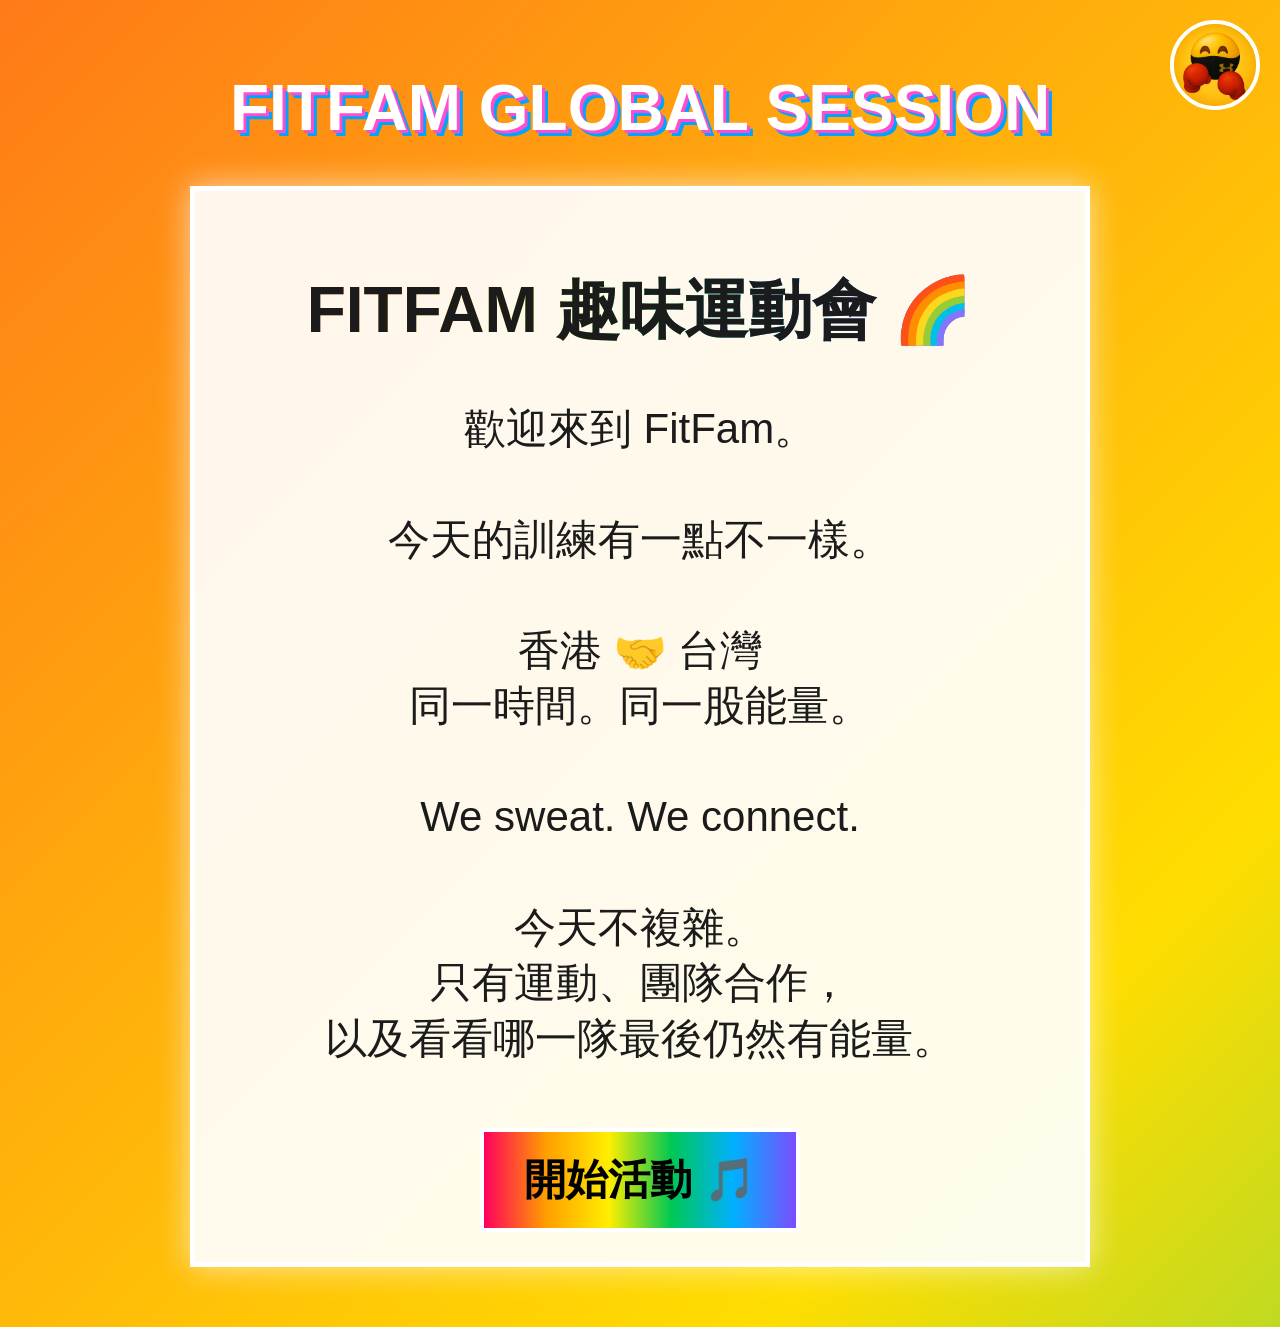
<file: index.html>
<!DOCTYPE html><html lang="zh-Hant"><head><title>FitFam Global Session</title><meta name="viewport" content="width=device-width, initial-scale=1.0"><link rel="stylesheet" href="style.css?v=20260525zh1"><script>function playFunMusic(){const m=document.getElementById('funMusic');if(m){m.play().catch(function(){});}}function stopFunMusic(){const m=document.getElementById('funMusic');if(m){m.pause();m.currentTime=0;}}function startFunInstructions(){playFunMusic();showScreen('funInstructions');}function showScreen(screenId){document.querySelectorAll('.panel').forEach(function(panel){panel.classList.add('hidden');});document.getElementById(screenId).classList.remove('hidden');if(screenId==='globalIntro'||screenId==='funInstructions'||screenId==='checkIn'){document.body.classList.add('funTheme');}else{document.body.classList.remove('funTheme');}if(screenId==='interception'){stopFunMusic();const alertSound=document.getElementById('alertSound');if(alertSound){alertSound.currentTime=0;alertSound.play().catch(function(){});}}window.scrollTo(0,0);}function unlockInterception(){const pin=document.getElementById("readyPinInput").value.trim();if(pin==="0101"){showScreen("interception");}else{alert("存取被拒");}}window.onload=function(){document.body.classList.add('funTheme');};</script></head><body class="funTheme"><img src="my-photo.jpg" id="cornerLogo" alt="FitFam Logo"><audio id="funMusic" src="fun-olympics.mp3" preload="auto" loop></audio><audio id="alertSound" src="alert.mp3" preload="auto"></audio><h1>FITFAM GLOBAL SESSION</h1><div id="globalIntro" class="panel funPanel"><h2 class="funTitle">FitFam 趣味運動會 🌈</h2><p class="textBlock">歡迎來到 FitFam。

今天的訓練有一點不一樣。

香港 🤝 台灣
同一時間。同一股能量。

We sweat. We connect.

今天不複雜。
只有運動、團隊合作，
以及看看哪一隊最後仍然有能量。</p><button onclick="startFunInstructions()">開始活動 🎵</button></div><div id="funInstructions" class="panel funPanel hidden"><h2 class="funTitle">FitFam 趣味運動會 🌈</h2><p class="textBlock"><span class="sectionTitle">指示</span>
• 圍繞公園完成 1 圈
• 不可抄捷徑 😄
• 必須全隊一起完成

完成後：
返回起點
想一個隊名
拍一張隊伍照片
上載到 WhatsApp：
[LOCATION] Team [隊名]

然後：
繼續做開合跳
直到所有隊伍都返回
不要消失 😏

<span class="sectionTitle">隊伍規則</span>
全隊必須一起行動。
團隊合作。
不要留下任何人。</p><button onclick="showScreen('checkIn')">繼續到隊伍報到 ✅</button></div><div id="checkIn" class="panel funPanel hidden"><h2 class="funTitle">隊伍報到 ✅</h2><p class="textBlock">✅ 隊名已建立
✅ 照片已上載
✅ 所有隊員在場

等待所有隊伍。
不要提前開始。
當所有隊伍準備好後，HQ 會提供準備 PIN。</p><input id="readyPinInput" placeholder="準備 PIN"><br><button onclick="unlockInterception()">隊伍準備完成 ✅</button></div><div id="interception" class="panel hidden"><h2>⚠️ 緊急截獲警報 ⚠️</h2><p class="textBlock">…偵測到傳入訊號…
…解碼中…
…
這是緊急事件。
這不是今天原定訓練的一部分。
一名重要人物已被挾持為人質。
情報不完整。
碎片分散在不同地點。
所有隊伍立即啟動。
目前有兩項行動：

<span class="sectionTitle">香港追蹤單位</span>
找出並捕獲綁架者

<span class="sectionTitle">台灣救援單位</span>
找出並救出人質

沒有任何一隊掌握全部情報。
香港與台灣必須合作。
立即行動。</p><button onclick="showScreen('assignment')">繼續</button></div><div id="assignment" class="panel hidden"><h2>單位分配</h2><p class="textBlock">你們已被分配角色。

<span class="sectionTitle">香港追蹤單位</span>
識別並捕獲綁架者

<span class="sectionTitle">台灣救援單位</span>
找出並救出人質

每隊會收到不同指示。
成功取決於協調合作。
每一方都會解鎖能幫助另一方推進的情報。
立即出發。</p><div class="teamGrid"><a class="teamButton" href="tracking1.html">香港追蹤小隊 1</a><a class="teamButton" href="tracking2.html">香港追蹤小隊 2</a><a class="teamButton" href="tracking3.html">香港追蹤小隊 3</a><a class="teamButton" href="recovery1.html">台灣救援小隊 1</a><a class="teamButton" href="recovery2.html">台灣救援小隊 2</a><a class="teamButton" href="recovery3.html">台灣救援小隊 3</a></div></div></body></html>
</file>
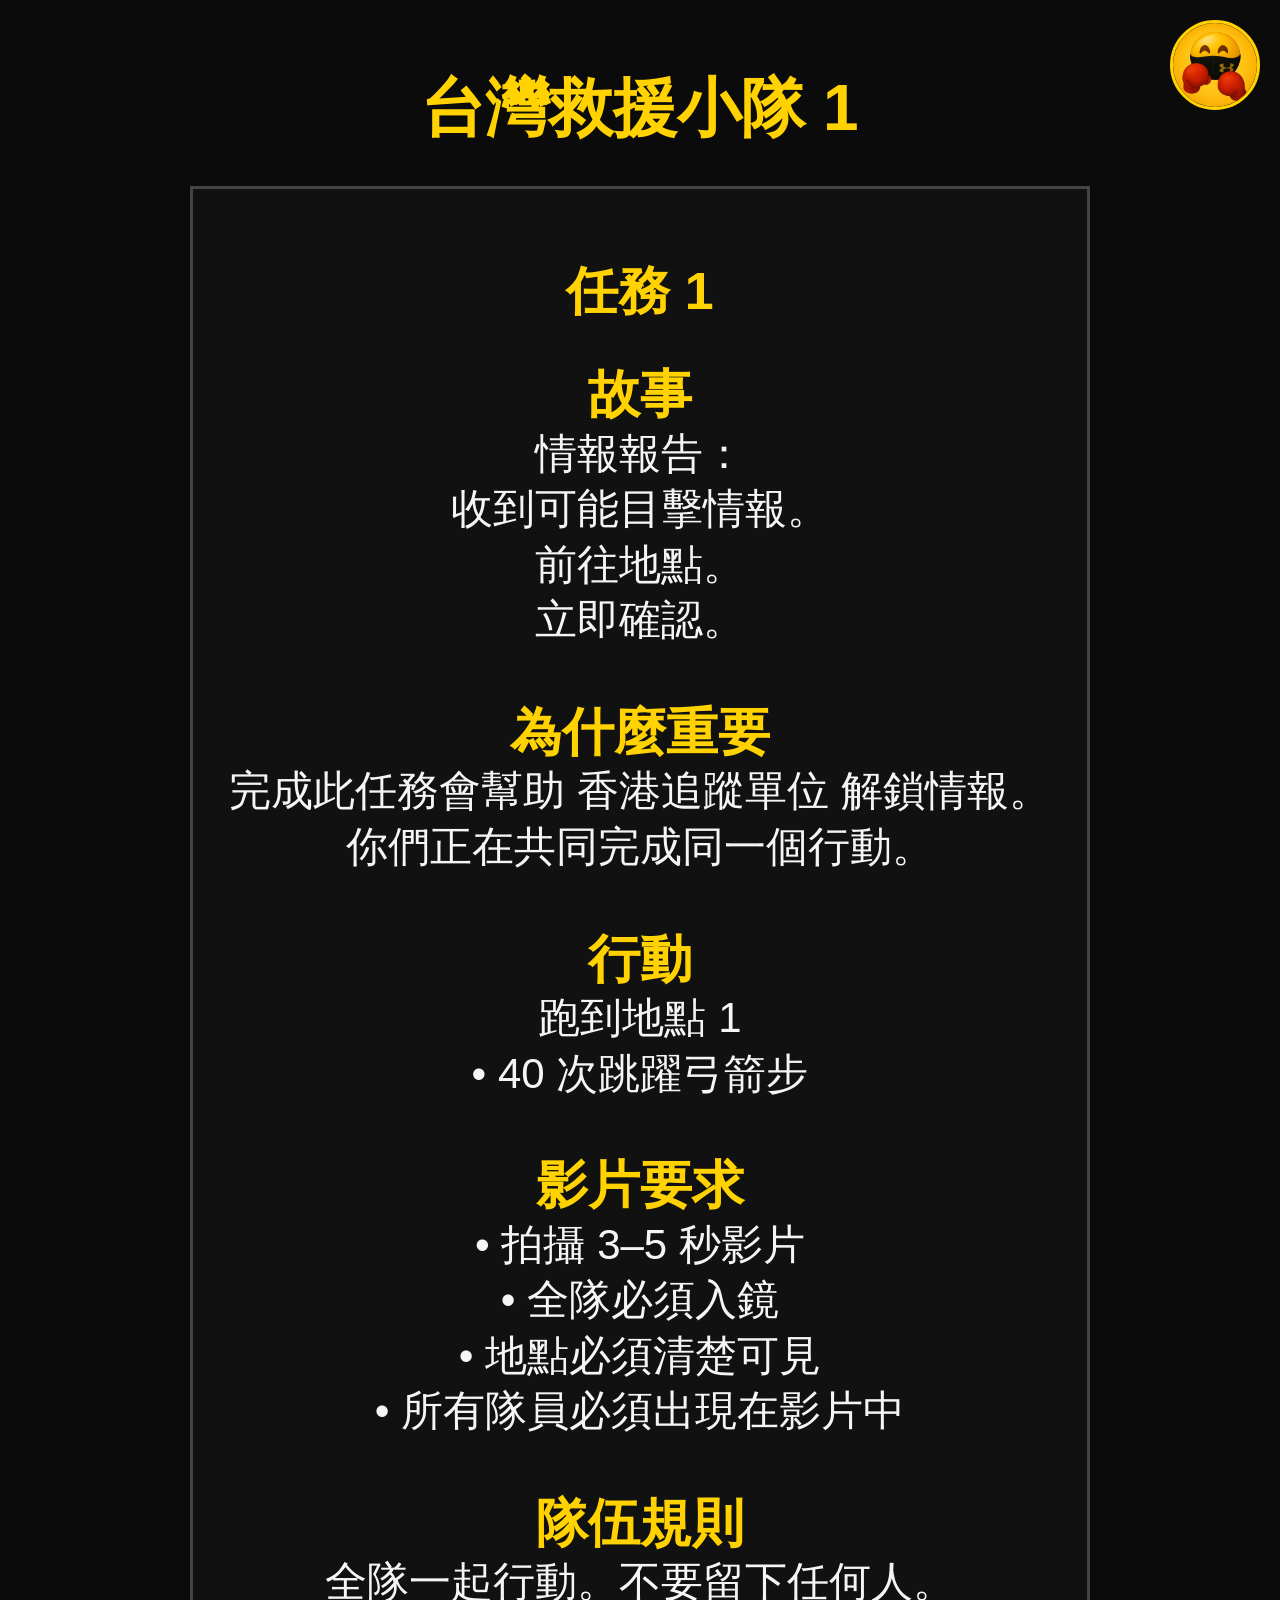
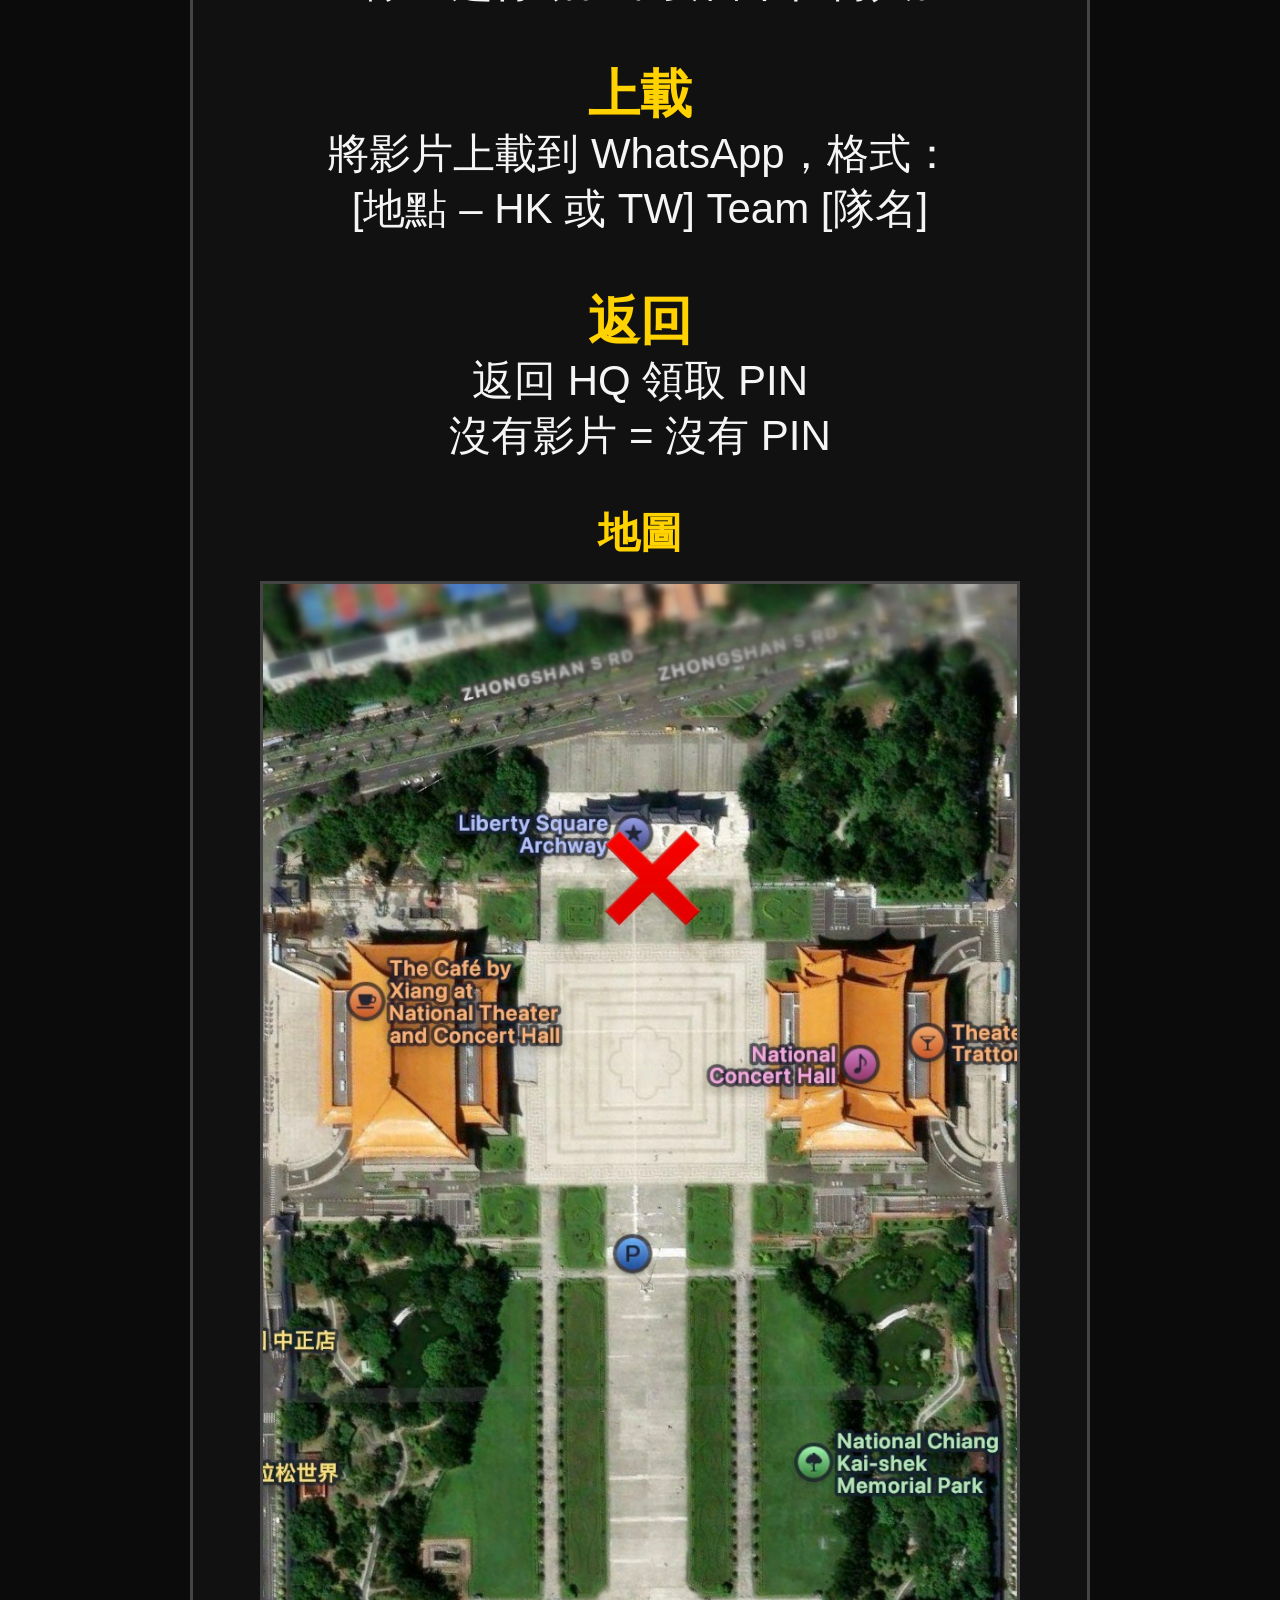
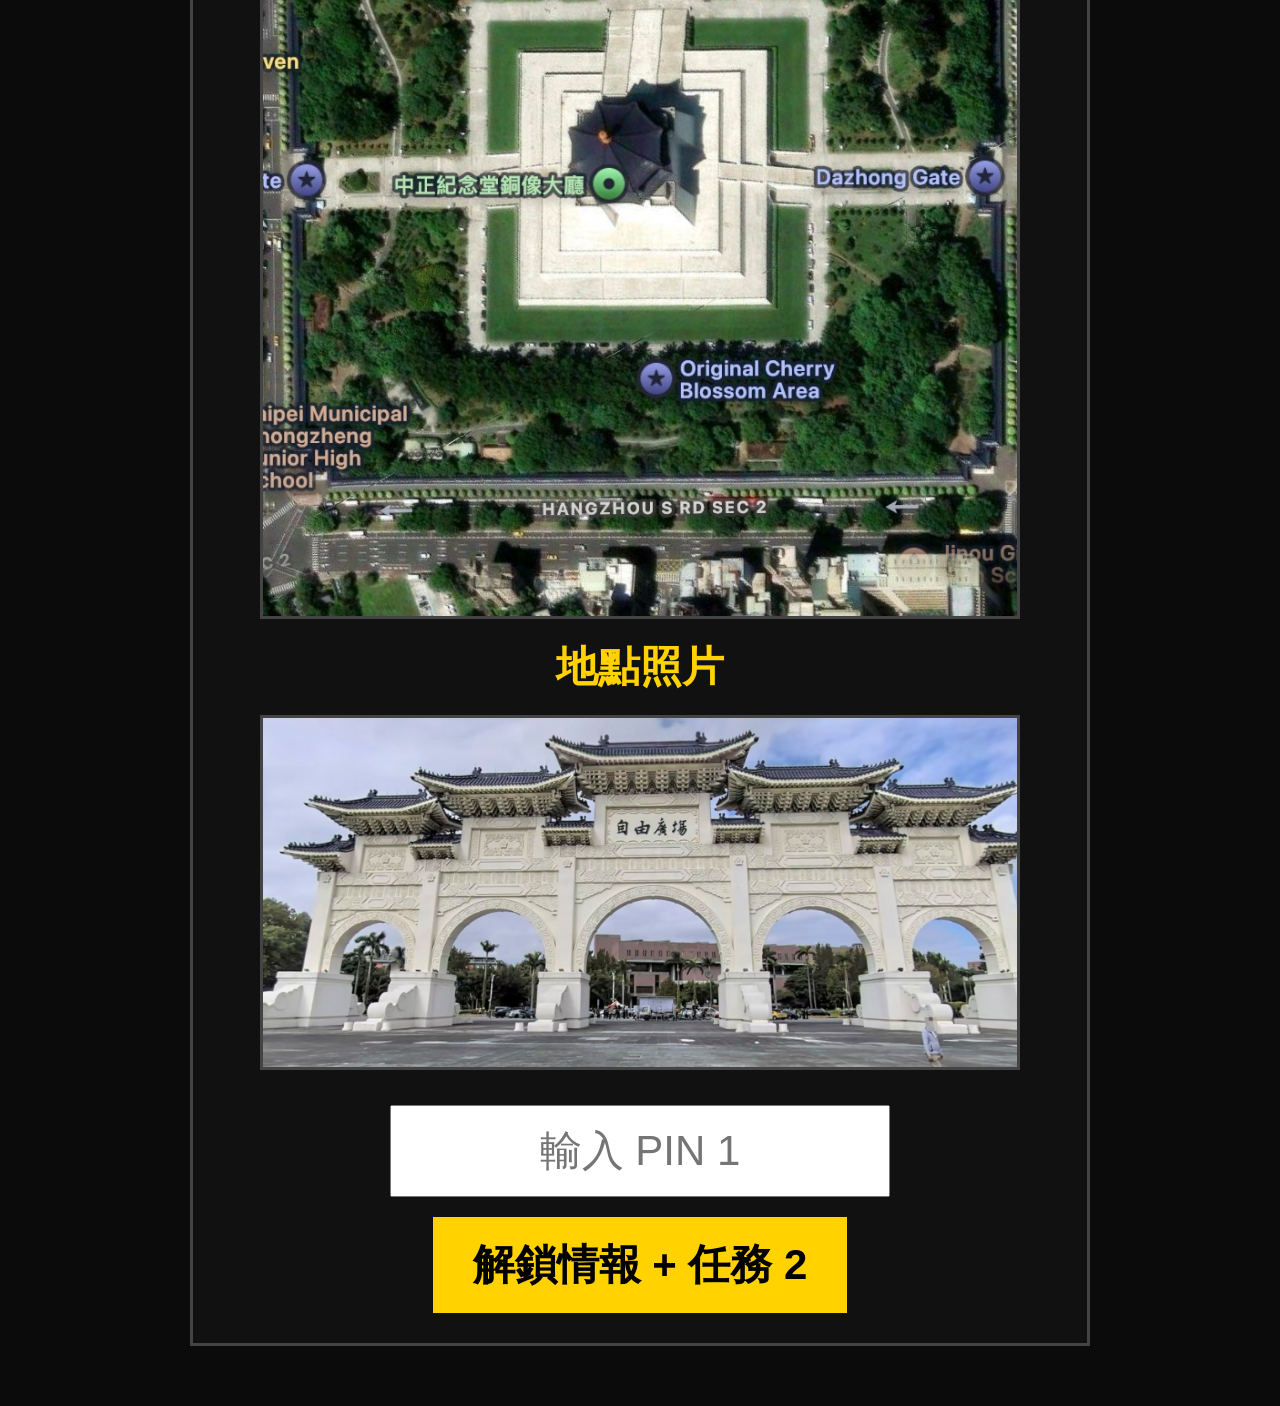
<file: recovery1.html>
<!DOCTYPE html>
<html lang="zh-Hant"><head><title>台灣救援小隊 1 - FitFam Global Session</title><meta name="viewport" content="width=device-width, initial-scale=1.0"><link rel="stylesheet" href="style.css?v=20260525zh1"></head>
<body><img src="my-photo.jpg" id="cornerLogo" alt="FitFam Logo"><audio id="finalReportSound" src="final-report.mp3" preload="auto"></audio><audio id="bombSound" src="bomb-countdown.mp3" preload="auto" loop></audio><audio id="endingMusic" src="ending-music.mp3" preload="auto" loop></audio><h1>台灣救援小隊 1</h1>
<div id="mission1" class="panel"><h2>任務 1</h2><p class="textBlock"><span class="sectionTitle">故事</span>
情報報告：
收到可能目擊情報。
前往地點。
立即確認。

<span class="sectionTitle">為什麼重要</span>
完成此任務會幫助 香港追蹤單位 解鎖情報。你們正在共同完成同一個行動。

<span class="sectionTitle">行動</span>
跑到地點 1
• 40 次跳躍弓箭步

<span class="sectionTitle">影片要求</span>
• 拍攝 3–5 秒影片
• 全隊必須入鏡
• 地點必須清楚可見
• 所有隊員必須出現在影片中

<span class="sectionTitle">隊伍規則</span>
全隊一起行動。不要留下任何人。

<span class="sectionTitle">上載</span>
將影片上載到 WhatsApp，格式：
[地點 – HK 或 TW] Team [隊名]

<span class="sectionTitle">返回</span>
返回 HQ 領取 PIN
沒有影片 = 沒有 PIN</p><p class="mediaTitle">地圖</p><img src="recovery1-mission1-map.jpg" class="missionImage" alt="任務 1 地圖"><p class="mediaTitle">地點照片</p><img src="recovery1-mission1-photo.jpg" class="missionImage" alt="任務 1 地點照片"><input id="pin1" placeholder="輸入 PIN 1"><br><button onclick="unlockMission2()">解鎖情報 + 任務 2</button></div>
<div id="intel" class="panel hidden"><h2>情報更新</h2><p class="textBlock"><span class="sectionTitle">給 香港追蹤單位 的情報</span>
已回收裝置。

資料解密完成。

已抽取部分地圖。

可能的綁架者位置已為香港追蹤單位確認。

此情報已解鎖，供 香港追蹤單位 使用。

此情報正在傳送給 香港追蹤單位。</p><p class="mediaTitle">香港最終任務地圖</p><img src="tracking-final-map.jpg" class="missionImage" alt="香港最終任務地圖"><button onclick="startTransmission()">傳送情報</button></div>
<div id="transmission" class="panel hidden"><h2>已建立上傳連線</h2><p id="transmissionStatus" class="textBlock">情報傳送中…</p><button id="mission2Button" class="hidden" onclick="showScreen('mission2')">繼續任務 2</button></div>
<div id="mission2" class="panel hidden"><h2>任務 2</h2><p class="textBlock"><span class="sectionTitle">故事</span>
最終訊號：
人質就在附近。
立即行動。

<span class="sectionTitle">為什麼重要</span>
你們的進度會繼續支援 香港追蹤單位。你們仍然是同一個行動的一部分。

<span class="sectionTitle">行動</span>
跑到地點 2
• 30 次夥伴掌上壓擊掌

<span class="sectionTitle">影片要求</span>
• 拍攝 3–5 秒影片
• 全隊必須入鏡
• 地點必須清楚可見
• 所有隊員必須出現在影片中

<span class="sectionTitle">隊伍規則</span>
全隊一起行動。不要留下任何人。

<span class="sectionTitle">上載</span>
將影片上載到 WhatsApp，格式：
[地點 – HK 或 TW] Team [隊名]

<span class="sectionTitle">返回</span>
返回 HQ 領取 PIN
沒有影片 = 沒有 PIN</p><p class="mediaTitle">地圖</p><img src="recovery1-mission2-map.jpg" class="missionImage" alt="任務 2 地圖"><p class="mediaTitle">地點照片</p><img src="recovery1-mission2-photo.jpg" class="missionImage" alt="任務 2 地點照片"><input id="pin2" placeholder="輸入 PIN 2"><br><button onclick="unlockFinalAccess()">返回 HQ — 解鎖最終行動頁</button></div>
<div id="finalAccess" class="panel hidden"><h2>最終行動</h2><p class="textBlock">最終行動

你們已完成任務，
並為香港追蹤隊取得關鍵情報。

但是——

行動尚未完成。

要追蹤人質的位置，
你們現在需要來自香港的最終存取 PIN。

沒有香港的情報——

你們無法繼續救出人質。</p><div class="transmissionBox"><h2>📡 必須傳送</h2><p class="textBlock">你們現在必須把以下訊息傳送給另一地點。</p><div class="instructionBox"><p><strong>指示：</strong></p><p>1. 點擊 COPY MESSAGE</p><p>2. 打開隊伍 WhatsApp 群組</p><p>3. 貼上訊息</p><p>4. 立即傳送</p><p class="warningText">不要修改訊息。</p><p class="warningText">沒有完成此步驟，你們無法繼續。</p></div><pre id="copyText" class="copyMessage">TARGET LOCKED
PIN TO UNLOCK FINAL HK MISSION IS 3838
TRANSMIT IMMEDIATELY</pre><button onclick="copyMessage()" class="copyButton">COPY MESSAGE 📋</button><p id="copyStatus" class="copyStatus"></p></div><div class="accessBox"><h2>等待最終存取 PIN</h2><p class="textBlock">請等待 WhatsApp 中來自香港的最終存取 PIN。

收到訊息後，才在下方輸入 PIN。</p><input id="crossPin" placeholder="輸入來自香港的 PIN"><br><button onclick="unlockFinalMission()">解鎖最終任務</button></div></div>
<div id="finalMission" class="panel hidden"><h2>台灣救援最終任務</h2><p class="textBlock"><span class="sectionTitle">故事</span>
來自香港的情報已抵達。

訊號不再微弱。
位置已確認。
人質就在附近。

但時間正在縮短。
如果嫌疑人再次移動，線索可能會中斷。

立即行動。
抵達地點。
把人質帶回來。

<span class="sectionTitle">行動</span>
跑到最終地點。

<span class="sectionTitle">目標</span>
在位置失效前救出人質。

<span class="sectionTitle">運動</span>
• 20 次夥伴波比跳擊掌

<span class="sectionTitle">照片指示</span>
• 一名隊員扮演人質
• 其他隊員進行救援動作
• 全隊必須入鏡
• 地點必須清楚可見

上載到 WhatsApp

返回 HQ 解鎖最終階段</p><p class="mediaTitle">最終地點地圖</p><img src="recovery-final-map.jpg" class="missionImage" alt="最終地點地圖"><p class="mediaTitle">最終地點照片</p><img src="recovery-final-photo.jpg" class="missionImage" alt="最終地點照片"><input id="finalPin" placeholder="輸入 Final PIN"><br><button onclick="unlockFinalStory()">解鎖最終階段</button></div>
<div id="finalStory" class="panel hidden"><h2>最終報告</h2><p class="textBlock">行動完成。
然後——
BEEP.
BEEP.
BEEP.
一個裝置被啟動。
炸彈。
倒數中。
沒有時間移動。
螢幕出現訊息：
「你們走到這一步。
你們以為會這麼容易嗎？
你們真的以為自己能活下來？」
這從來不只是任務。
而是你們之間的連結。
輸入代碼解除炸彈。</p><button onclick="startCountdown()">解除裝置</button></div>
<div id="countdown" class="panel hidden"><h2>⚠️ 炸彈啟動 ⚠️</h2><div id="timer">02:00</div><p class="textBlock">Enter code to deactivate bomb:
WE SWEAT, WE ______</p><input id="bombCode" placeholder="Enter code"><br><button onclick="checkBombCode()">DEACTIVATE BOMB</button></div>
<div id="ending" class="panel hidden"><h2>任務完成</h2><p id="endingText" class="textBlock"></p><button onclick="showScreen('finalMessage')">繼續</button></div><div id="failure" class="panel hidden"><h2>任務失敗</h2><p class="textBlock">倒數歸零。
裝置已啟動。</p></div><div id="finalMessage" class="panel hidden"><h2>最終訊息</h2><p class="textBlock">沒有任何一隊掌握全部資訊。
沒有任何一隊能獨自完成任務。
你們互相信任。
你們適應變化。
你們完成任務。
We sweat.
We connect.</p></div>
<script>
const PIN1="1886", PIN2="2816", FINAL_PIN="4832", CROSS_PIN="3339", BOMB_CODE="connect"; const roleEndings=["最終報告：\n\n你們找到了人質。\n\n一個孩子。\n\n安靜地看著你們。\n\n你向前一步。\n\n「我們是來幫你的。」\n\n孩子沒有說話。\n\n然後——\n\n一個聲音，出現在你的腦海。\n\n「你們比我預期中慢了一點。」\n\n你停住了。\n\n「我聽得到你們在想什麼。」孩子平靜地說。\n\n「有時候……我也會回答。」\n\n你立刻明白了。\n\n這就是孩子被帶走的原因。\n\n被選中。\n\n「他們說我可以改變世界。」\n\n短暫沉默。\n\n「你們會帶我去安全的地方嗎？」\n\n你點頭。\n\n還沒開口——\n\n「我知道。」\n\n撤離完成。\n\n但這從來不只是一次救援。", "最終報告：\n\n你們找到了人質。\n\n安全。\n\n還活著。\n\n後來——\n\n一則訊息傳來。\n\n「謝謝你們。\n\n他們回家了。」\n\n你們沒有真正見過他們。\n\n但你們知道——\n\n這一切很重要。", "最終報告：\n\n你們抵達目標位置。\n\n人質抬頭。\n\n一瞬間。\n\n確認。\n\n然後行動。\n\n快速。\n準確。\n安全。\n\n這一刻——\n\n已經足夠。", "情報檔案：\n\n3天前……\n\n一輛車。\n\n一個家庭。\n\n平常的笑聲。\n\n然後——\n\n一切改變。\n\n孩子被帶走。\n\n強行帶走。\n\n消失。\n\n而那個孩子……\n\n就是你們今天救出的人。\n\n也是這次任務存在的原因。"]; const globalEndings=["3天後……\n\n表彰。\n\n兩地同步。\n\n然後——\n\n所有手機同時震動。\n\n核裝置已確認\n\n啟動倒數：10小時\n\n一片寂靜。\n\n任務還沒結束。\n\n「準備行動。」", "內部紀錄：\n\n1小時前……\n\n我們收到訊號。\n\n我們需要隊伍。\n\n不是最受訓練的隊伍。\n\n而是已經準備好的人。\n\n那就是你們。\n\n已經在移動。\n\n已經連結起來。\n\n這就是你們被選中的原因。"]; let timerInterval=null, secondsRemaining=120;
function safePlay(id,restart=true){const a=document.getElementById(id);if(!a)return;if(restart)a.currentTime=0;a.play().catch(function(){});} function safeStop(id){const a=document.getElementById(id);if(!a)return;a.pause();a.currentTime=0;}
function handleAudio(id){if(id==='countdown'){safeStop('endingMusic');safePlay('bombSound');}else if(id==='finalStory'){safeStop('bombSound');safeStop('endingMusic');safePlay('finalReportSound');}else if(id==='ending'||id==='finalMessage'){safeStop('bombSound');safePlay('endingMusic',false);}else if(id==='failure'){safeStop('bombSound');}}
function showScreen(id){document.querySelectorAll('.panel').forEach(p=>p.classList.add('hidden'));document.getElementById(id).classList.remove('hidden');handleAudio(id);window.scrollTo(0,0);}
function startTransmission(){showScreen('transmission');document.getElementById('transmissionStatus').innerText='情報傳送中…';document.getElementById('mission2Button').classList.add('hidden');setTimeout(function(){document.getElementById('transmissionStatus').innerText='✅ 完成';document.getElementById('mission2Button').classList.remove('hidden');},1800);}
function copyMessage(){const text=document.getElementById('copyText').innerText.trim(); if(navigator.clipboard&&navigator.clipboard.writeText){navigator.clipboard.writeText(text).then(()=>document.getElementById('copyStatus').innerText='✅ 訊息已複製。請打開 WhatsApp 並貼上。').catch(()=>fallbackCopy(text));}else{fallbackCopy(text);}} function fallbackCopy(text){const area=document.createElement('textarea');area.value=text;document.body.appendChild(area);area.select();document.execCommand('copy');document.body.removeChild(area);document.getElementById('copyStatus').innerText='✅ 訊息已複製。請打開 WhatsApp 並貼上。';}
function unlockMission2(){if(document.getElementById('pin1').value.trim()===PIN1)showScreen('intel');else alert('存取被拒');} function unlockFinalAccess(){if(document.getElementById('pin2').value.trim()===PIN2)showScreen('finalAccess');else alert('存取被拒');} function unlockFinalMission(){if(document.getElementById('crossPin').value.trim()===CROSS_PIN)showScreen('finalMission');else alert('存取被拒 — 請等待另一地點確認傳送');} function unlockFinalStory(){if(document.getElementById('finalPin').value.trim()===FINAL_PIN)showScreen('finalStory');else alert('存取被拒');}
function startCountdown(){secondsRemaining=120;updateTimerDisplay();showScreen('countdown');timerInterval=setInterval(function(){secondsRemaining--;if(secondsRemaining<=0){secondsRemaining=0;updateTimerDisplay();clearInterval(timerInterval);timerInterval=null;showScreen('failure');return;}updateTimerDisplay();},1000);} function updateTimerDisplay(){const m=Math.floor(secondsRemaining/60),s=secondsRemaining%60;document.getElementById('timer').innerText=String(m).padStart(2,'0')+':'+String(s).padStart(2,'0');}
function checkBombCode(){const answer=document.getElementById('bombCode').value.trim().toLowerCase();if(answer===BOMB_CODE){if(timerInterval){clearInterval(timerInterval);timerInterval=null;}showRandomEnding();}else alert('存取被拒');} function showRandomEnding(){let pool=roleEndings;if(Math.random()<0.15)pool=globalEndings;const selected=pool[Math.floor(Math.random()*pool.length)];document.getElementById('endingText').innerText=selected;showScreen('ending');}
</script></body></html>
</file>
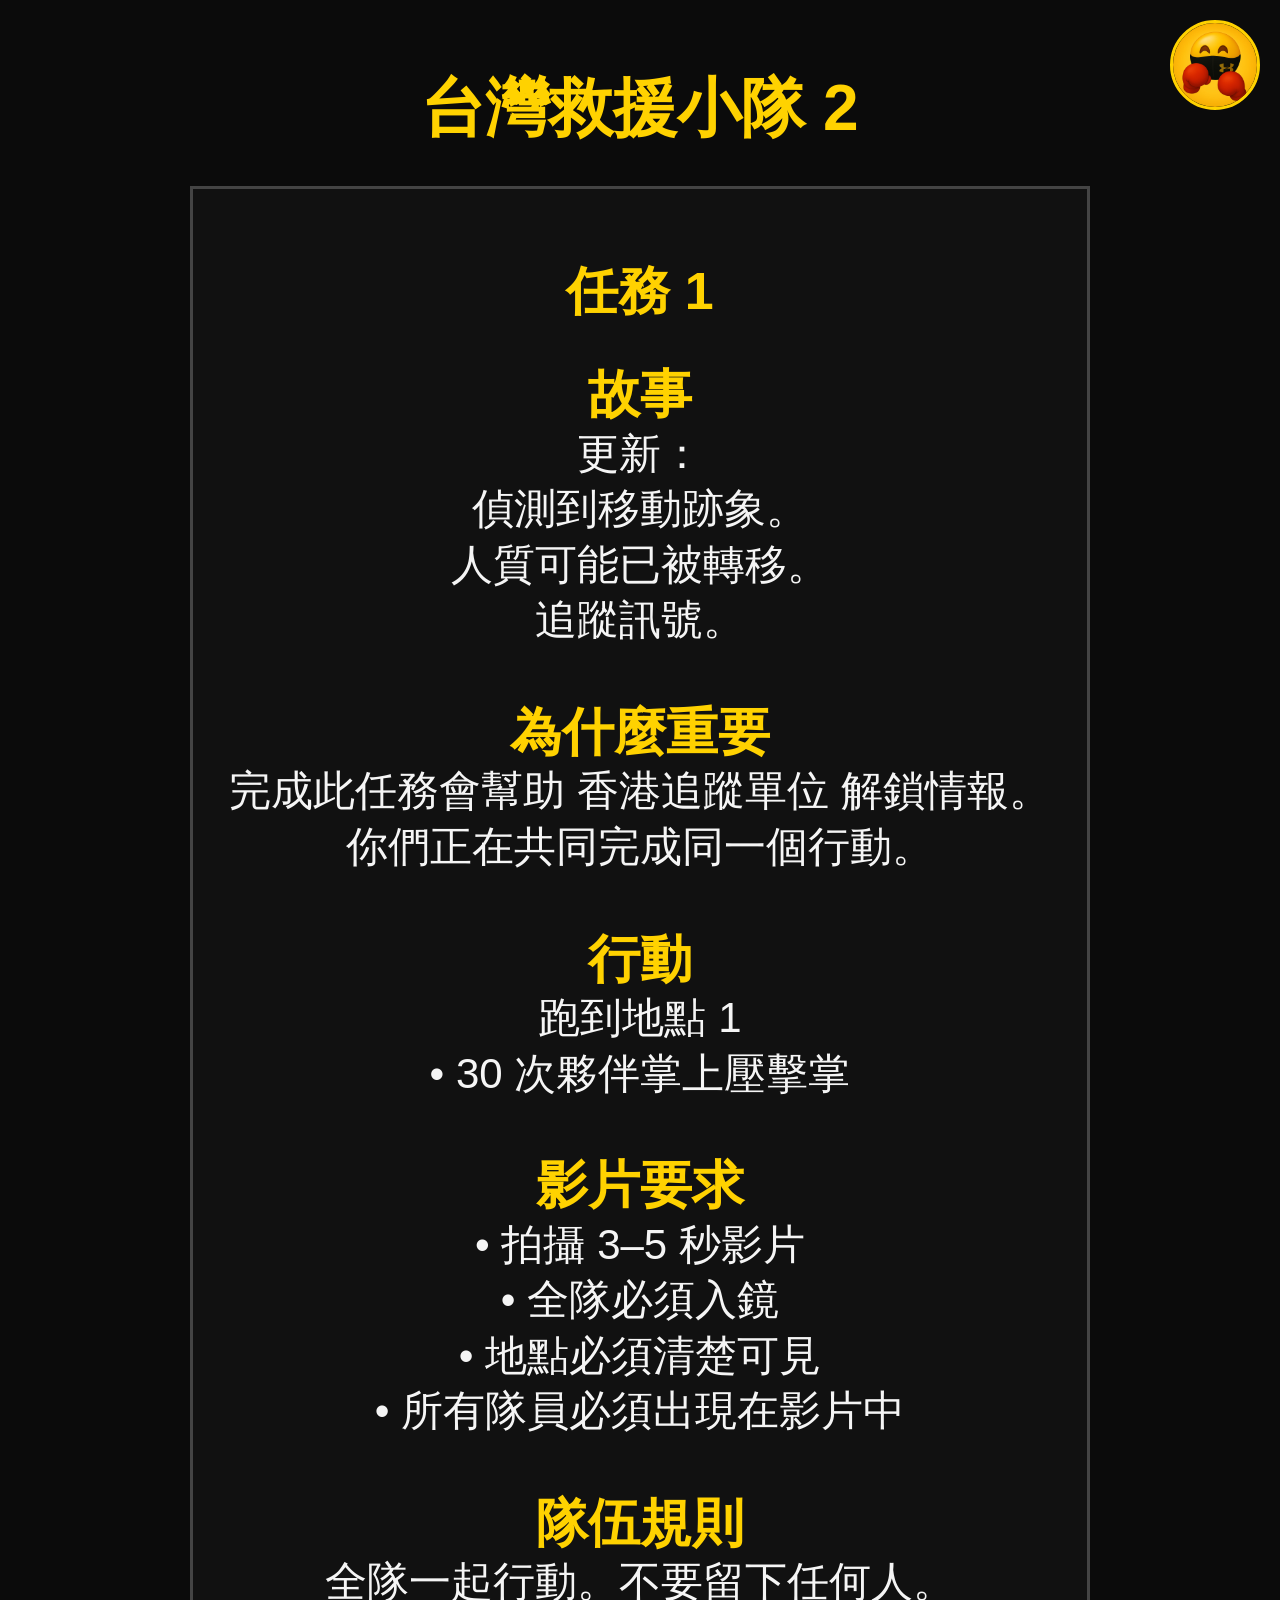
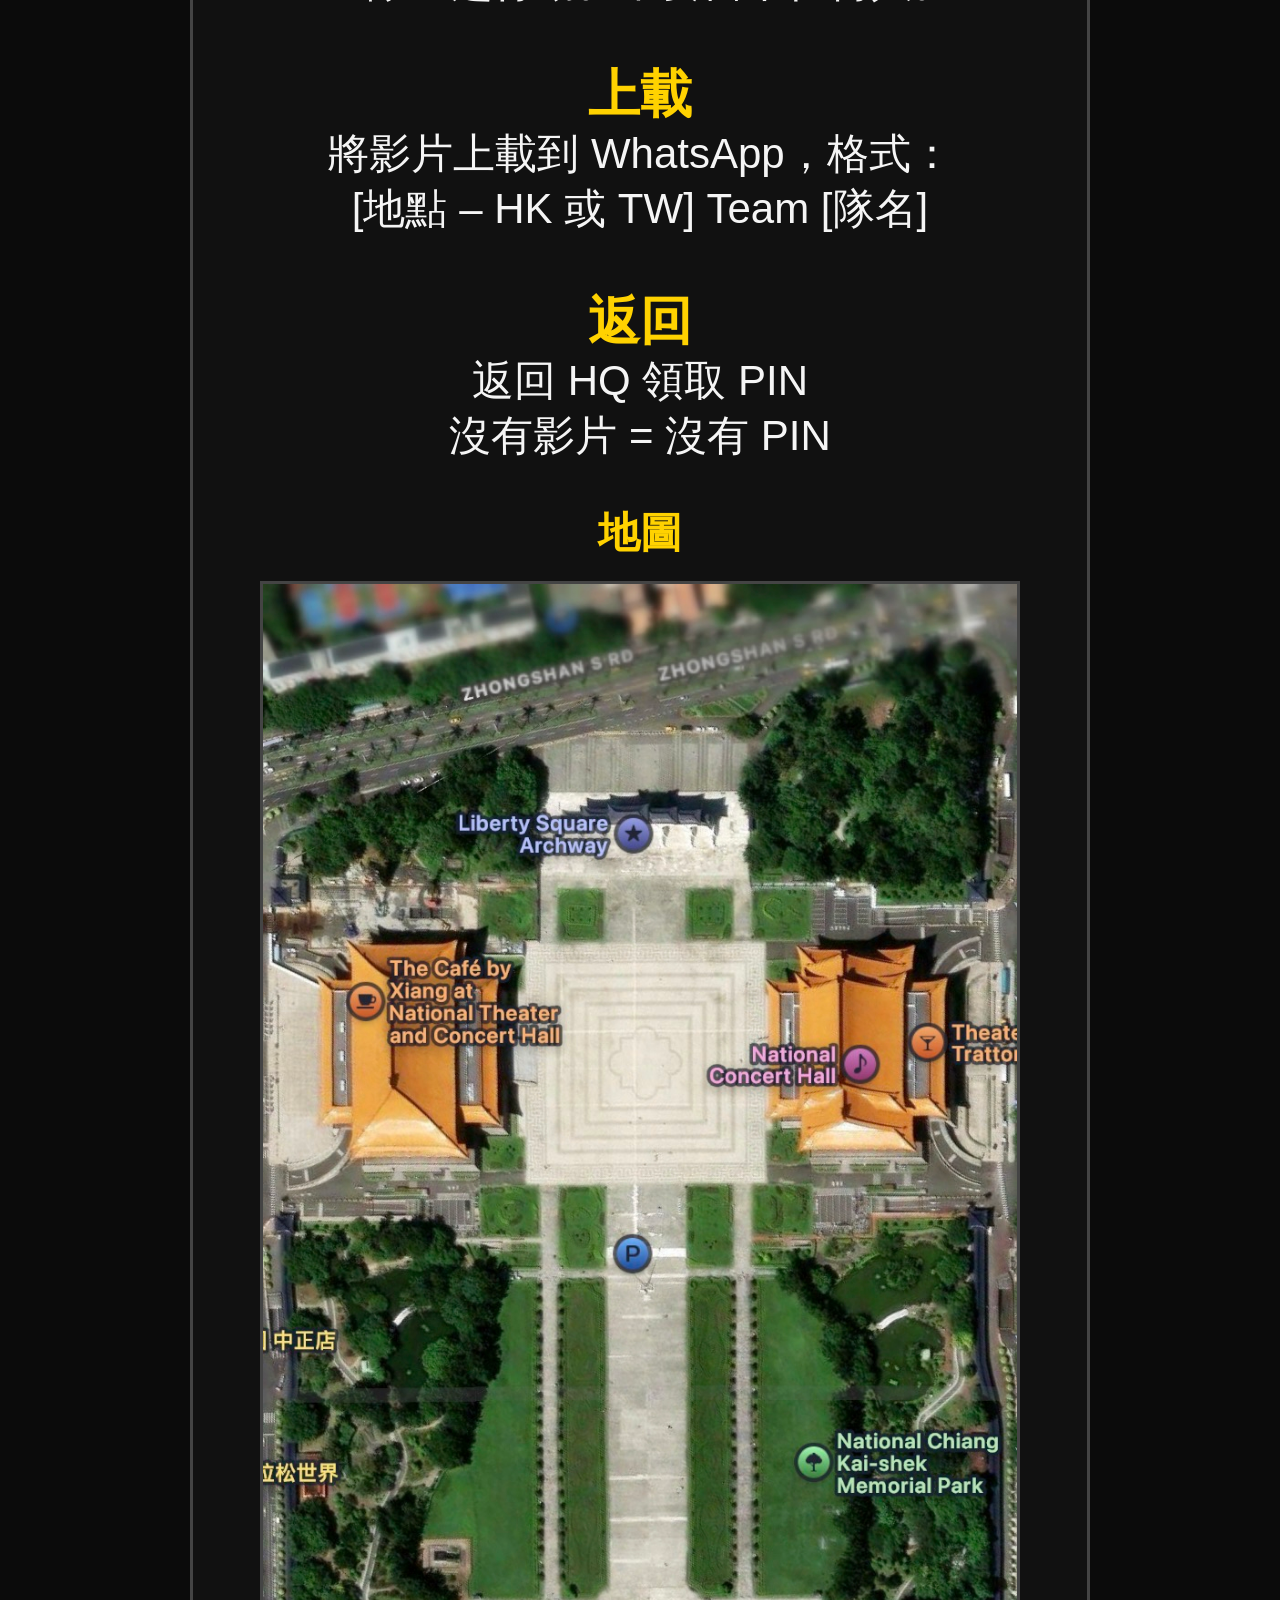
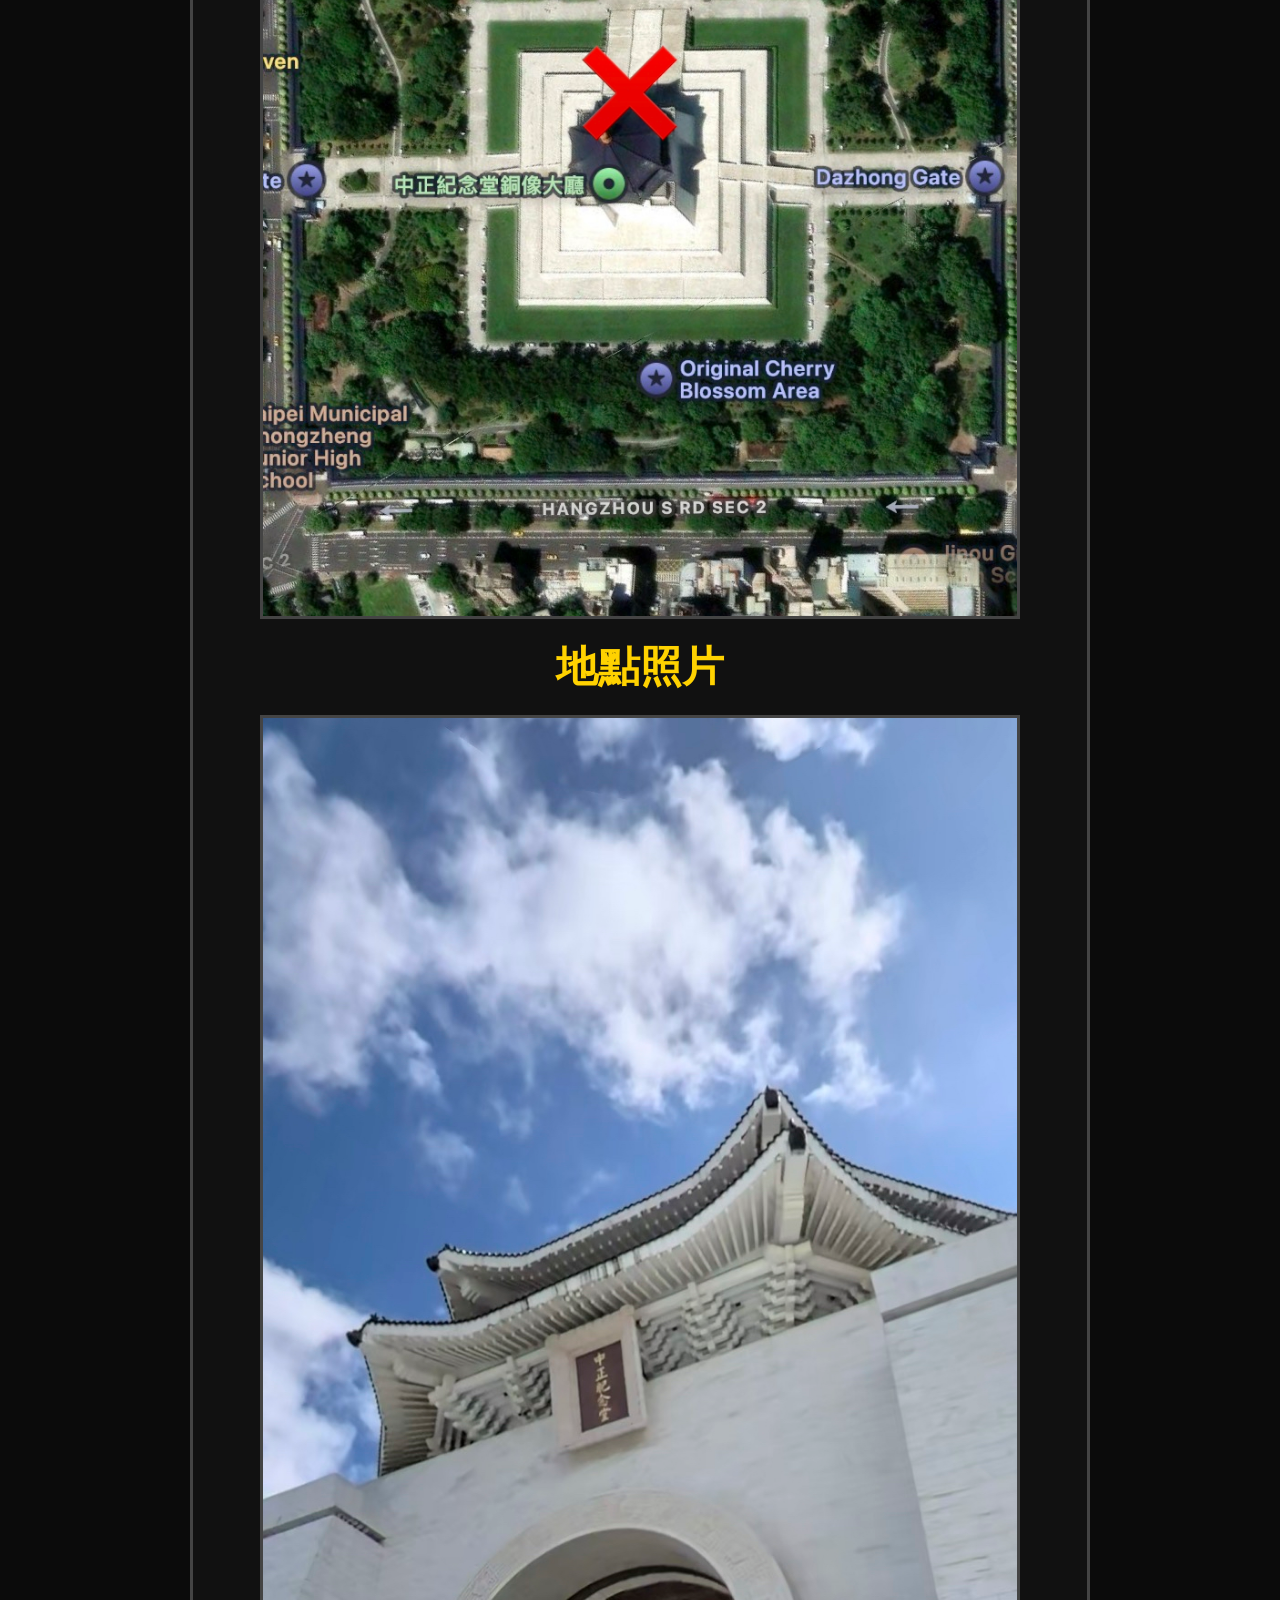
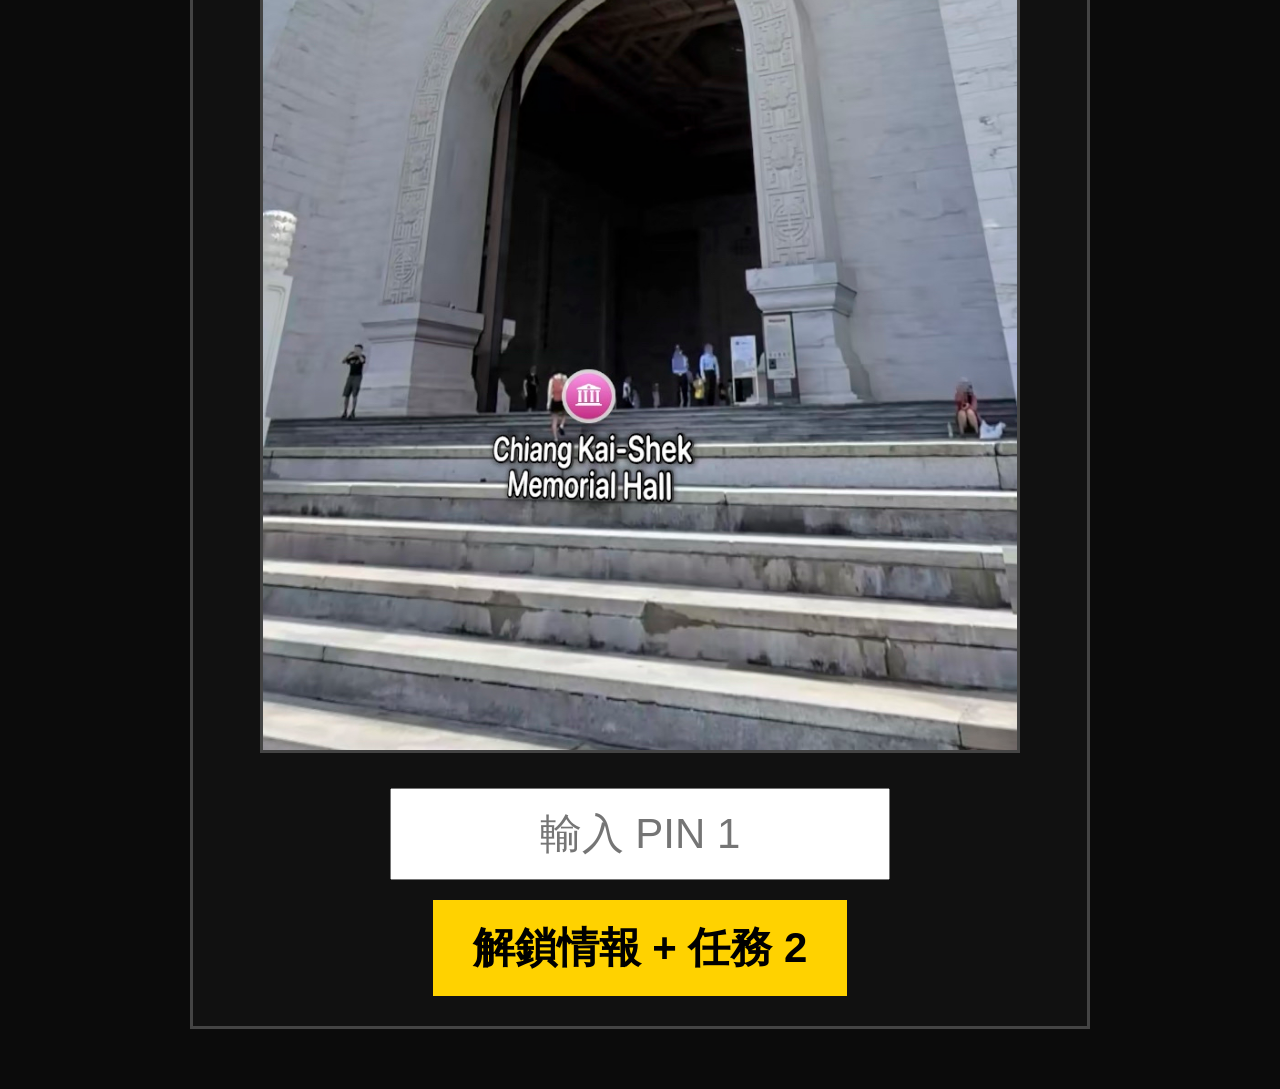
<file: recovery2.html>
<!DOCTYPE html>
<html lang="zh-Hant"><head><title>台灣救援小隊 2 - FitFam Global Session</title><meta name="viewport" content="width=device-width, initial-scale=1.0"><link rel="stylesheet" href="style.css?v=20260525zh1"></head>
<body><img src="my-photo.jpg" id="cornerLogo" alt="FitFam Logo"><audio id="finalReportSound" src="final-report.mp3" preload="auto"></audio><audio id="bombSound" src="bomb-countdown.mp3" preload="auto" loop></audio><audio id="endingMusic" src="ending-music.mp3" preload="auto" loop></audio><h1>台灣救援小隊 2</h1>
<div id="mission1" class="panel"><h2>任務 1</h2><p class="textBlock"><span class="sectionTitle">故事</span>
更新：
偵測到移動跡象。
人質可能已被轉移。
追蹤訊號。

<span class="sectionTitle">為什麼重要</span>
完成此任務會幫助 香港追蹤單位 解鎖情報。你們正在共同完成同一個行動。

<span class="sectionTitle">行動</span>
跑到地點 1
• 30 次夥伴掌上壓擊掌

<span class="sectionTitle">影片要求</span>
• 拍攝 3–5 秒影片
• 全隊必須入鏡
• 地點必須清楚可見
• 所有隊員必須出現在影片中

<span class="sectionTitle">隊伍規則</span>
全隊一起行動。不要留下任何人。

<span class="sectionTitle">上載</span>
將影片上載到 WhatsApp，格式：
[地點 – HK 或 TW] Team [隊名]

<span class="sectionTitle">返回</span>
返回 HQ 領取 PIN
沒有影片 = 沒有 PIN</p><p class="mediaTitle">地圖</p><img src="recovery2-mission1-map.jpg" class="missionImage" alt="任務 1 地圖"><p class="mediaTitle">地點照片</p><img src="recovery2-mission1-photo.jpg" class="missionImage" alt="任務 1 地點照片"><input id="pin1" placeholder="輸入 PIN 1"><br><button onclick="unlockMission2()">解鎖情報 + 任務 2</button></div>
<div id="intel" class="panel hidden"><h2>情報更新</h2><p class="textBlock"><span class="sectionTitle">給 香港追蹤單位 的情報</span>
已確認視覺資料。

影像證據已取得。

地點影像已為香港追蹤單位確認。

此情報已解鎖，供 香港追蹤單位 使用。

此情報正在傳送給 香港追蹤單位。</p><p class="mediaTitle">香港最終任務地圖</p><img src="tracking-final-map.jpg" class="missionImage" alt="香港最終任務地圖"><button onclick="startTransmission()">傳送情報</button></div>
<div id="transmission" class="panel hidden"><h2>已建立上傳連線</h2><p id="transmissionStatus" class="textBlock">情報傳送中…</p><button id="mission2Button" class="hidden" onclick="showScreen('mission2')">繼續任務 2</button></div>
<div id="mission2" class="panel hidden"><h2>任務 2</h2><p class="textBlock"><span class="sectionTitle">故事</span>
最終訊號：
人質就在附近。
立即行動。

<span class="sectionTitle">為什麼重要</span>
你們的進度會繼續支援 香港追蹤單位。你們仍然是同一個行動的一部分。

<span class="sectionTitle">行動</span>
跑到地點 2
• 40 次夥伴深蹲跳擊掌

<span class="sectionTitle">影片要求</span>
• 拍攝 3–5 秒影片
• 全隊必須入鏡
• 地點必須清楚可見
• 所有隊員必須出現在影片中

<span class="sectionTitle">隊伍規則</span>
全隊一起行動。不要留下任何人。

<span class="sectionTitle">上載</span>
將影片上載到 WhatsApp，格式：
[地點 – HK 或 TW] Team [隊名]

<span class="sectionTitle">返回</span>
返回 HQ 領取 PIN
沒有影片 = 沒有 PIN</p><p class="mediaTitle">地圖</p><img src="recovery2-mission2-map.jpg" class="missionImage" alt="任務 2 地圖"><p class="mediaTitle">地點照片</p><img src="recovery2-mission2-photo.jpg" class="missionImage" alt="任務 2 地點照片"><input id="pin2" placeholder="輸入 PIN 2"><br><button onclick="unlockFinalAccess()">返回 HQ — 解鎖最終行動頁</button></div>
<div id="finalAccess" class="panel hidden"><h2>最終行動</h2><p class="textBlock">最終行動

你們已完成任務，
並為香港追蹤隊取得關鍵情報。

但是——

行動尚未完成。

要追蹤人質的位置，
你們現在需要來自香港的最終存取 PIN。

沒有香港的情報——

你們無法繼續救出人質。</p><div class="transmissionBox"><h2>📡 必須傳送</h2><p class="textBlock">你們現在必須把以下訊息傳送給另一地點。</p><div class="instructionBox"><p><strong>指示：</strong></p><p>1. 點擊 COPY MESSAGE</p><p>2. 打開隊伍 WhatsApp 群組</p><p>3. 貼上訊息</p><p>4. 立即傳送</p><p class="warningText">不要修改訊息。</p><p class="warningText">沒有完成此步驟，你們無法繼續。</p></div><pre id="copyText" class="copyMessage">TARGET LOCKED
PIN TO UNLOCK FINAL HK MISSION IS 3838
TRANSMIT IMMEDIATELY</pre><button onclick="copyMessage()" class="copyButton">COPY MESSAGE 📋</button><p id="copyStatus" class="copyStatus"></p></div><div class="accessBox"><h2>等待最終存取 PIN</h2><p class="textBlock">請等待 WhatsApp 中來自香港的最終存取 PIN。

收到訊息後，才在下方輸入 PIN。</p><input id="crossPin" placeholder="輸入來自香港的 PIN"><br><button onclick="unlockFinalMission()">解鎖最終任務</button></div></div>
<div id="finalMission" class="panel hidden"><h2>台灣救援最終任務</h2><p class="textBlock"><span class="sectionTitle">故事</span>
來自香港的情報已抵達。

訊號不再微弱。
位置已確認。
人質就在附近。

但時間正在縮短。
如果嫌疑人再次移動，線索可能會中斷。

立即行動。
抵達地點。
把人質帶回來。

<span class="sectionTitle">行動</span>
跑到最終地點。

<span class="sectionTitle">目標</span>
在位置失效前救出人質。

<span class="sectionTitle">運動</span>
• 20 次夥伴波比跳擊掌

<span class="sectionTitle">照片指示</span>
• 一名隊員扮演人質
• 其他隊員進行救援動作
• 全隊必須入鏡
• 地點必須清楚可見

上載到 WhatsApp

返回 HQ 解鎖最終階段</p><p class="mediaTitle">最終地點地圖</p><img src="recovery-final-map.jpg" class="missionImage" alt="最終地點地圖"><p class="mediaTitle">最終地點照片</p><img src="recovery-final-photo.jpg" class="missionImage" alt="最終地點照片"><input id="finalPin" placeholder="輸入 Final PIN"><br><button onclick="unlockFinalStory()">解鎖最終階段</button></div>
<div id="finalStory" class="panel hidden"><h2>最終報告</h2><p class="textBlock">行動完成。
然後——
BEEP.
BEEP.
BEEP.
一個裝置被啟動。
炸彈。
倒數中。
沒有時間移動。
螢幕出現訊息：
「你們走到這一步。
你們以為會這麼容易嗎？
你們真的以為自己能活下來？」
這從來不只是任務。
而是你們之間的連結。
輸入代碼解除炸彈。</p><button onclick="startCountdown()">解除裝置</button></div>
<div id="countdown" class="panel hidden"><h2>⚠️ 炸彈啟動 ⚠️</h2><div id="timer">02:00</div><p class="textBlock">Enter code to deactivate bomb:
WE SWEAT, WE ______</p><input id="bombCode" placeholder="Enter code"><br><button onclick="checkBombCode()">DEACTIVATE BOMB</button></div>
<div id="ending" class="panel hidden"><h2>任務完成</h2><p id="endingText" class="textBlock"></p><button onclick="showScreen('finalMessage')">繼續</button></div><div id="failure" class="panel hidden"><h2>任務失敗</h2><p class="textBlock">倒數歸零。
裝置已啟動。</p></div><div id="finalMessage" class="panel hidden"><h2>最終訊息</h2><p class="textBlock">沒有任何一隊掌握全部資訊。
沒有任何一隊能獨自完成任務。
你們互相信任。
你們適應變化。
你們完成任務。
We sweat.
We connect.</p></div>
<script>
const PIN1="1886", PIN2="2816", FINAL_PIN="4832", CROSS_PIN="3339", BOMB_CODE="connect"; const roleEndings=["最終報告：\n\n你們找到了人質。\n\n一個孩子。\n\n安靜地看著你們。\n\n你向前一步。\n\n「我們是來幫你的。」\n\n孩子沒有說話。\n\n然後——\n\n一個聲音，出現在你的腦海。\n\n「你們比我預期中慢了一點。」\n\n你停住了。\n\n「我聽得到你們在想什麼。」孩子平靜地說。\n\n「有時候……我也會回答。」\n\n你立刻明白了。\n\n這就是孩子被帶走的原因。\n\n被選中。\n\n「他們說我可以改變世界。」\n\n短暫沉默。\n\n「你們會帶我去安全的地方嗎？」\n\n你點頭。\n\n還沒開口——\n\n「我知道。」\n\n撤離完成。\n\n但這從來不只是一次救援。", "最終報告：\n\n你們找到了人質。\n\n安全。\n\n還活著。\n\n後來——\n\n一則訊息傳來。\n\n「謝謝你們。\n\n他們回家了。」\n\n你們沒有真正見過他們。\n\n但你們知道——\n\n這一切很重要。", "最終報告：\n\n你們抵達目標位置。\n\n人質抬頭。\n\n一瞬間。\n\n確認。\n\n然後行動。\n\n快速。\n準確。\n安全。\n\n這一刻——\n\n已經足夠。", "情報檔案：\n\n3天前……\n\n一輛車。\n\n一個家庭。\n\n平常的笑聲。\n\n然後——\n\n一切改變。\n\n孩子被帶走。\n\n強行帶走。\n\n消失。\n\n而那個孩子……\n\n就是你們今天救出的人。\n\n也是這次任務存在的原因。"]; const globalEndings=["3天後……\n\n表彰。\n\n兩地同步。\n\n然後——\n\n所有手機同時震動。\n\n核裝置已確認\n\n啟動倒數：10小時\n\n一片寂靜。\n\n任務還沒結束。\n\n「準備行動。」", "內部紀錄：\n\n1小時前……\n\n我們收到訊號。\n\n我們需要隊伍。\n\n不是最受訓練的隊伍。\n\n而是已經準備好的人。\n\n那就是你們。\n\n已經在移動。\n\n已經連結起來。\n\n這就是你們被選中的原因。"]; let timerInterval=null, secondsRemaining=120;
function safePlay(id,restart=true){const a=document.getElementById(id);if(!a)return;if(restart)a.currentTime=0;a.play().catch(function(){});} function safeStop(id){const a=document.getElementById(id);if(!a)return;a.pause();a.currentTime=0;}
function handleAudio(id){if(id==='countdown'){safeStop('endingMusic');safePlay('bombSound');}else if(id==='finalStory'){safeStop('bombSound');safeStop('endingMusic');safePlay('finalReportSound');}else if(id==='ending'||id==='finalMessage'){safeStop('bombSound');safePlay('endingMusic',false);}else if(id==='failure'){safeStop('bombSound');}}
function showScreen(id){document.querySelectorAll('.panel').forEach(p=>p.classList.add('hidden'));document.getElementById(id).classList.remove('hidden');handleAudio(id);window.scrollTo(0,0);}
function startTransmission(){showScreen('transmission');document.getElementById('transmissionStatus').innerText='情報傳送中…';document.getElementById('mission2Button').classList.add('hidden');setTimeout(function(){document.getElementById('transmissionStatus').innerText='✅ 完成';document.getElementById('mission2Button').classList.remove('hidden');},1800);}
function copyMessage(){const text=document.getElementById('copyText').innerText.trim(); if(navigator.clipboard&&navigator.clipboard.writeText){navigator.clipboard.writeText(text).then(()=>document.getElementById('copyStatus').innerText='✅ 訊息已複製。請打開 WhatsApp 並貼上。').catch(()=>fallbackCopy(text));}else{fallbackCopy(text);}} function fallbackCopy(text){const area=document.createElement('textarea');area.value=text;document.body.appendChild(area);area.select();document.execCommand('copy');document.body.removeChild(area);document.getElementById('copyStatus').innerText='✅ 訊息已複製。請打開 WhatsApp 並貼上。';}
function unlockMission2(){if(document.getElementById('pin1').value.trim()===PIN1)showScreen('intel');else alert('存取被拒');} function unlockFinalAccess(){if(document.getElementById('pin2').value.trim()===PIN2)showScreen('finalAccess');else alert('存取被拒');} function unlockFinalMission(){if(document.getElementById('crossPin').value.trim()===CROSS_PIN)showScreen('finalMission');else alert('存取被拒 — 請等待另一地點確認傳送');} function unlockFinalStory(){if(document.getElementById('finalPin').value.trim()===FINAL_PIN)showScreen('finalStory');else alert('存取被拒');}
function startCountdown(){secondsRemaining=120;updateTimerDisplay();showScreen('countdown');timerInterval=setInterval(function(){secondsRemaining--;if(secondsRemaining<=0){secondsRemaining=0;updateTimerDisplay();clearInterval(timerInterval);timerInterval=null;showScreen('failure');return;}updateTimerDisplay();},1000);} function updateTimerDisplay(){const m=Math.floor(secondsRemaining/60),s=secondsRemaining%60;document.getElementById('timer').innerText=String(m).padStart(2,'0')+':'+String(s).padStart(2,'0');}
function checkBombCode(){const answer=document.getElementById('bombCode').value.trim().toLowerCase();if(answer===BOMB_CODE){if(timerInterval){clearInterval(timerInterval);timerInterval=null;}showRandomEnding();}else alert('存取被拒');} function showRandomEnding(){let pool=roleEndings;if(Math.random()<0.15)pool=globalEndings;const selected=pool[Math.floor(Math.random()*pool.length)];document.getElementById('endingText').innerText=selected;showScreen('ending');}
</script></body></html>
</file>
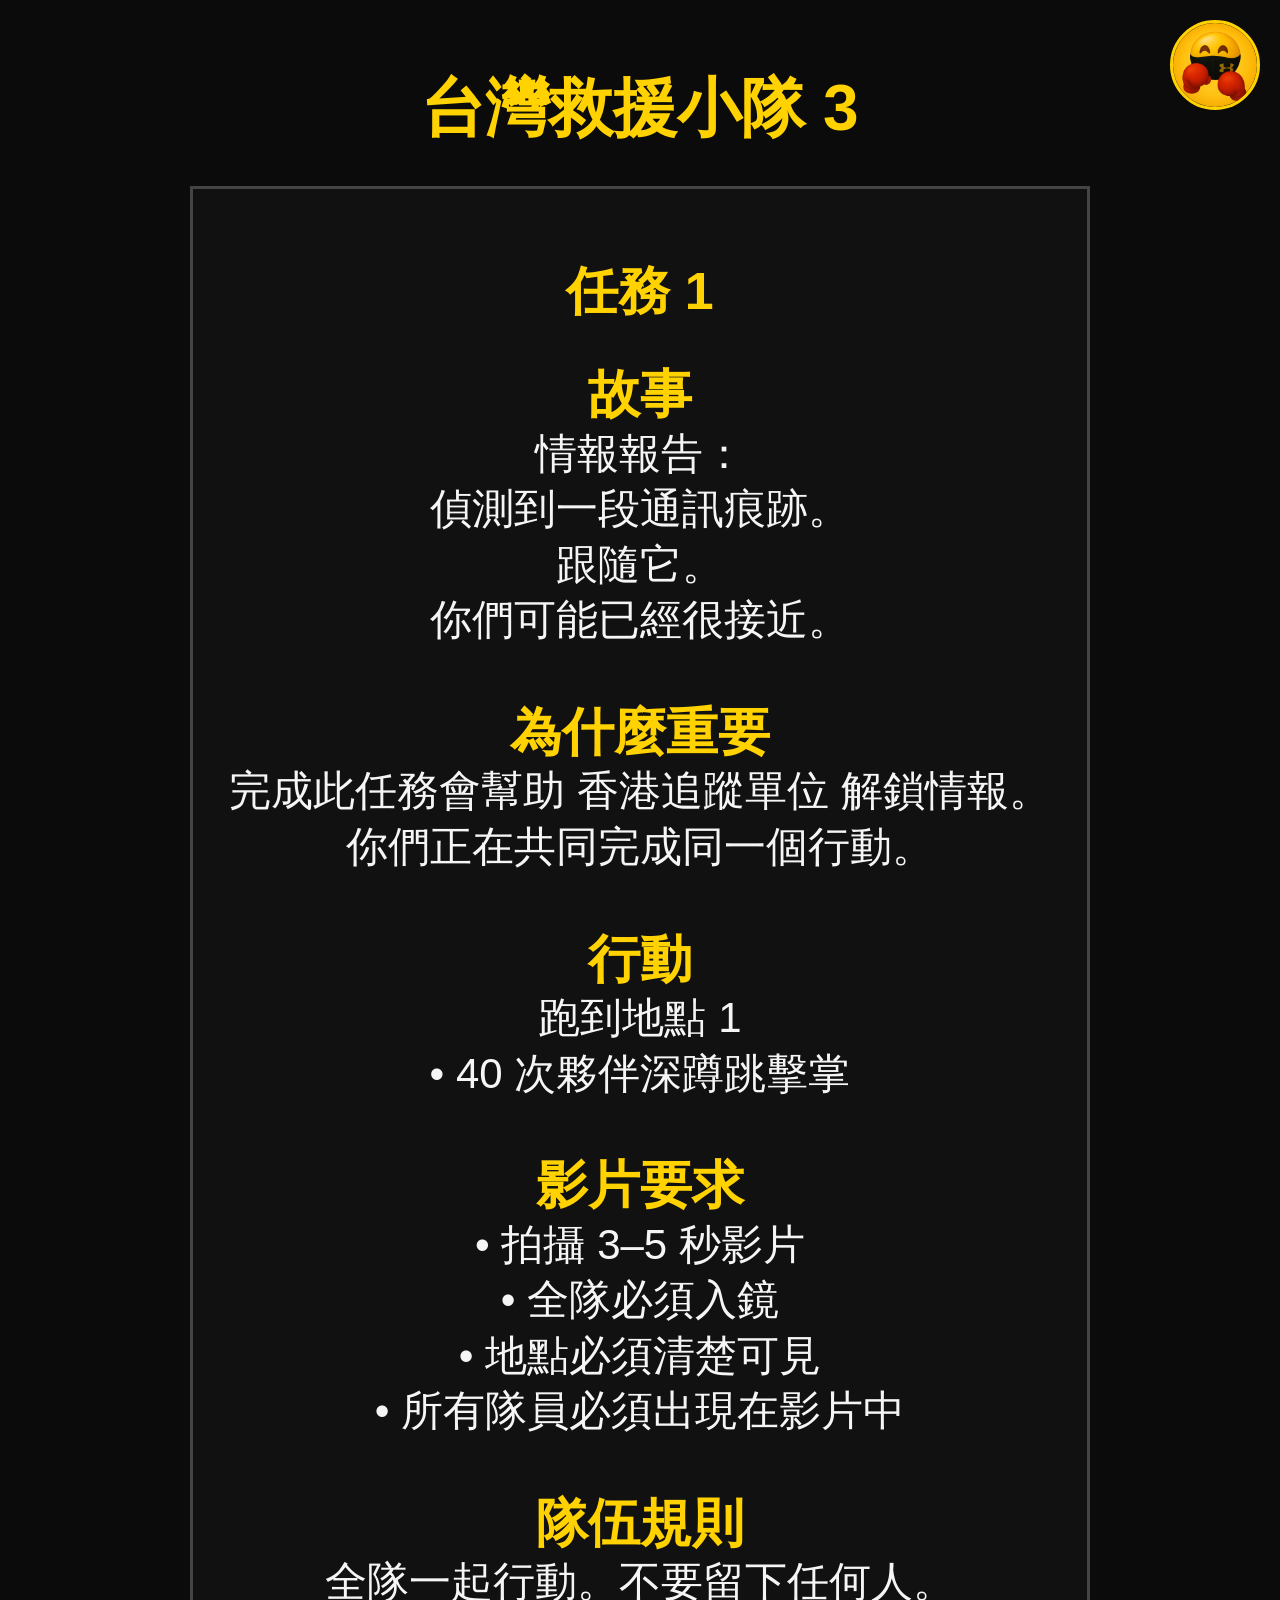
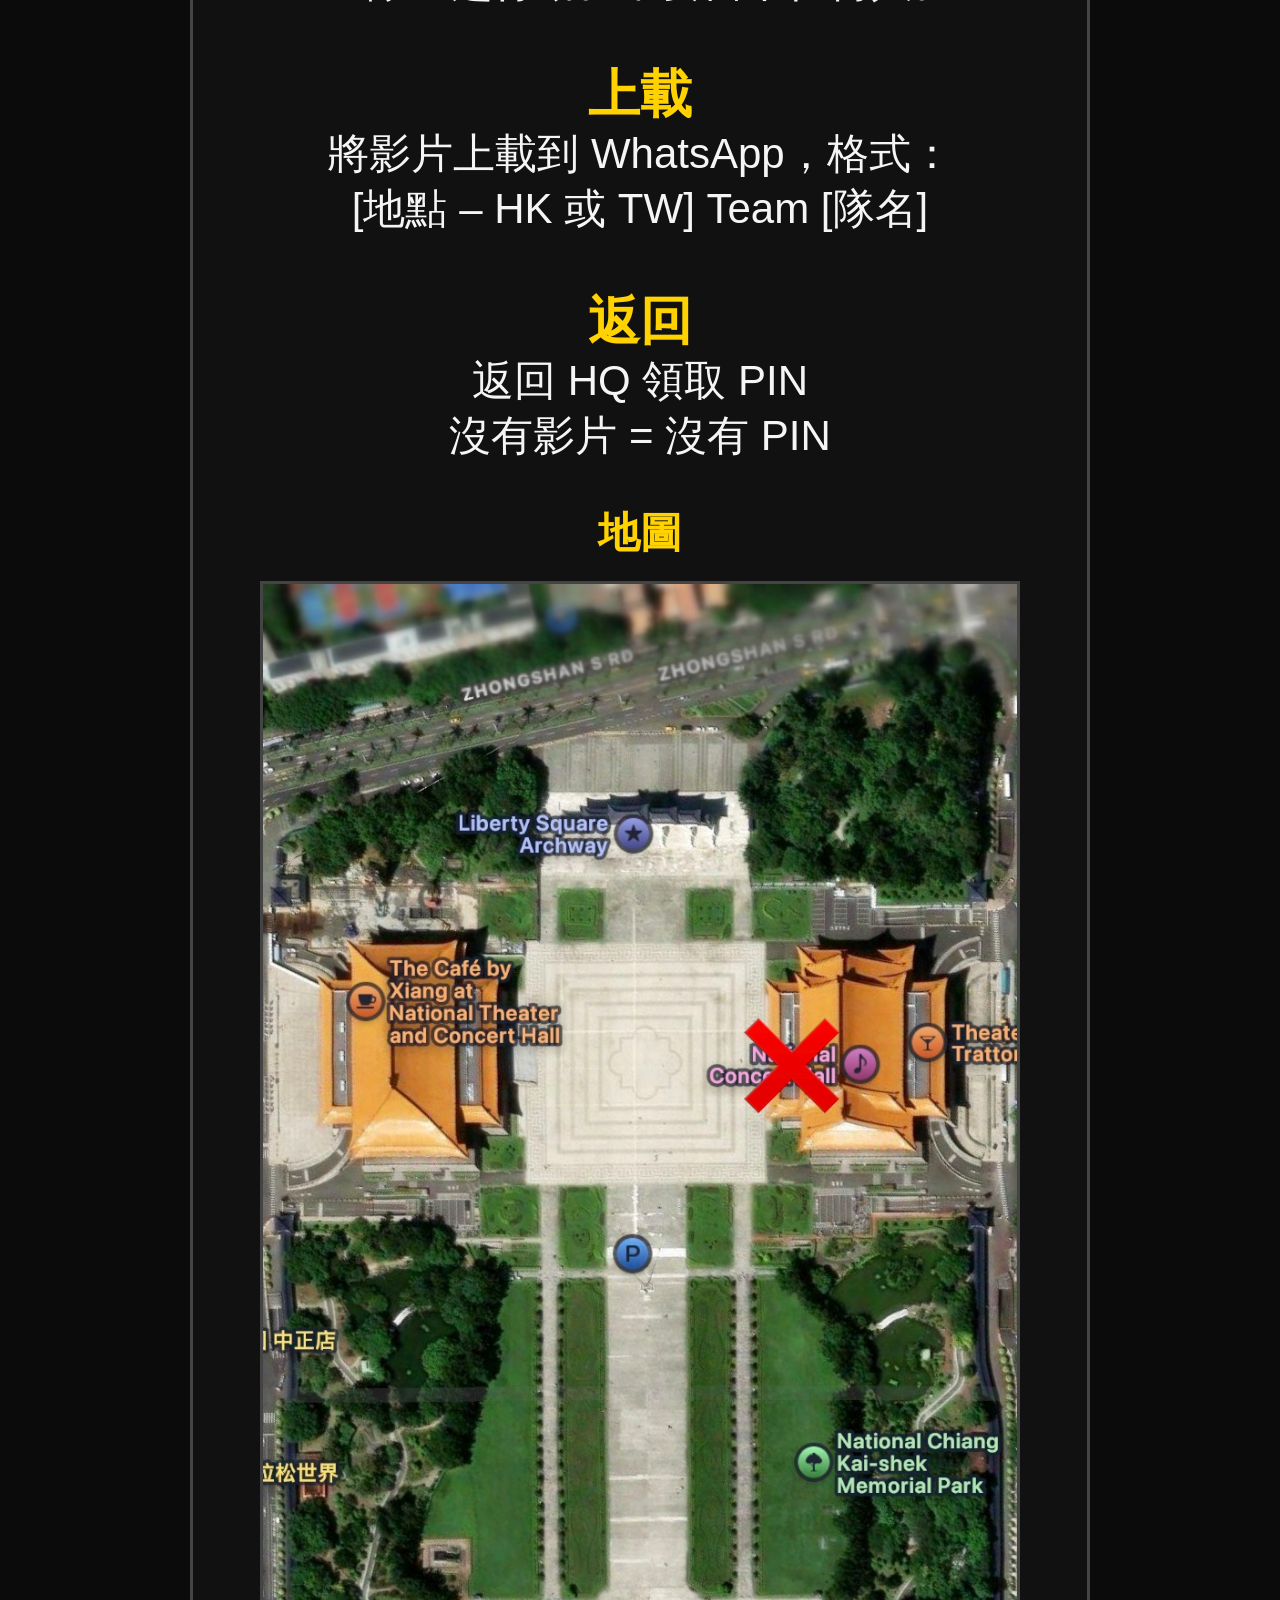
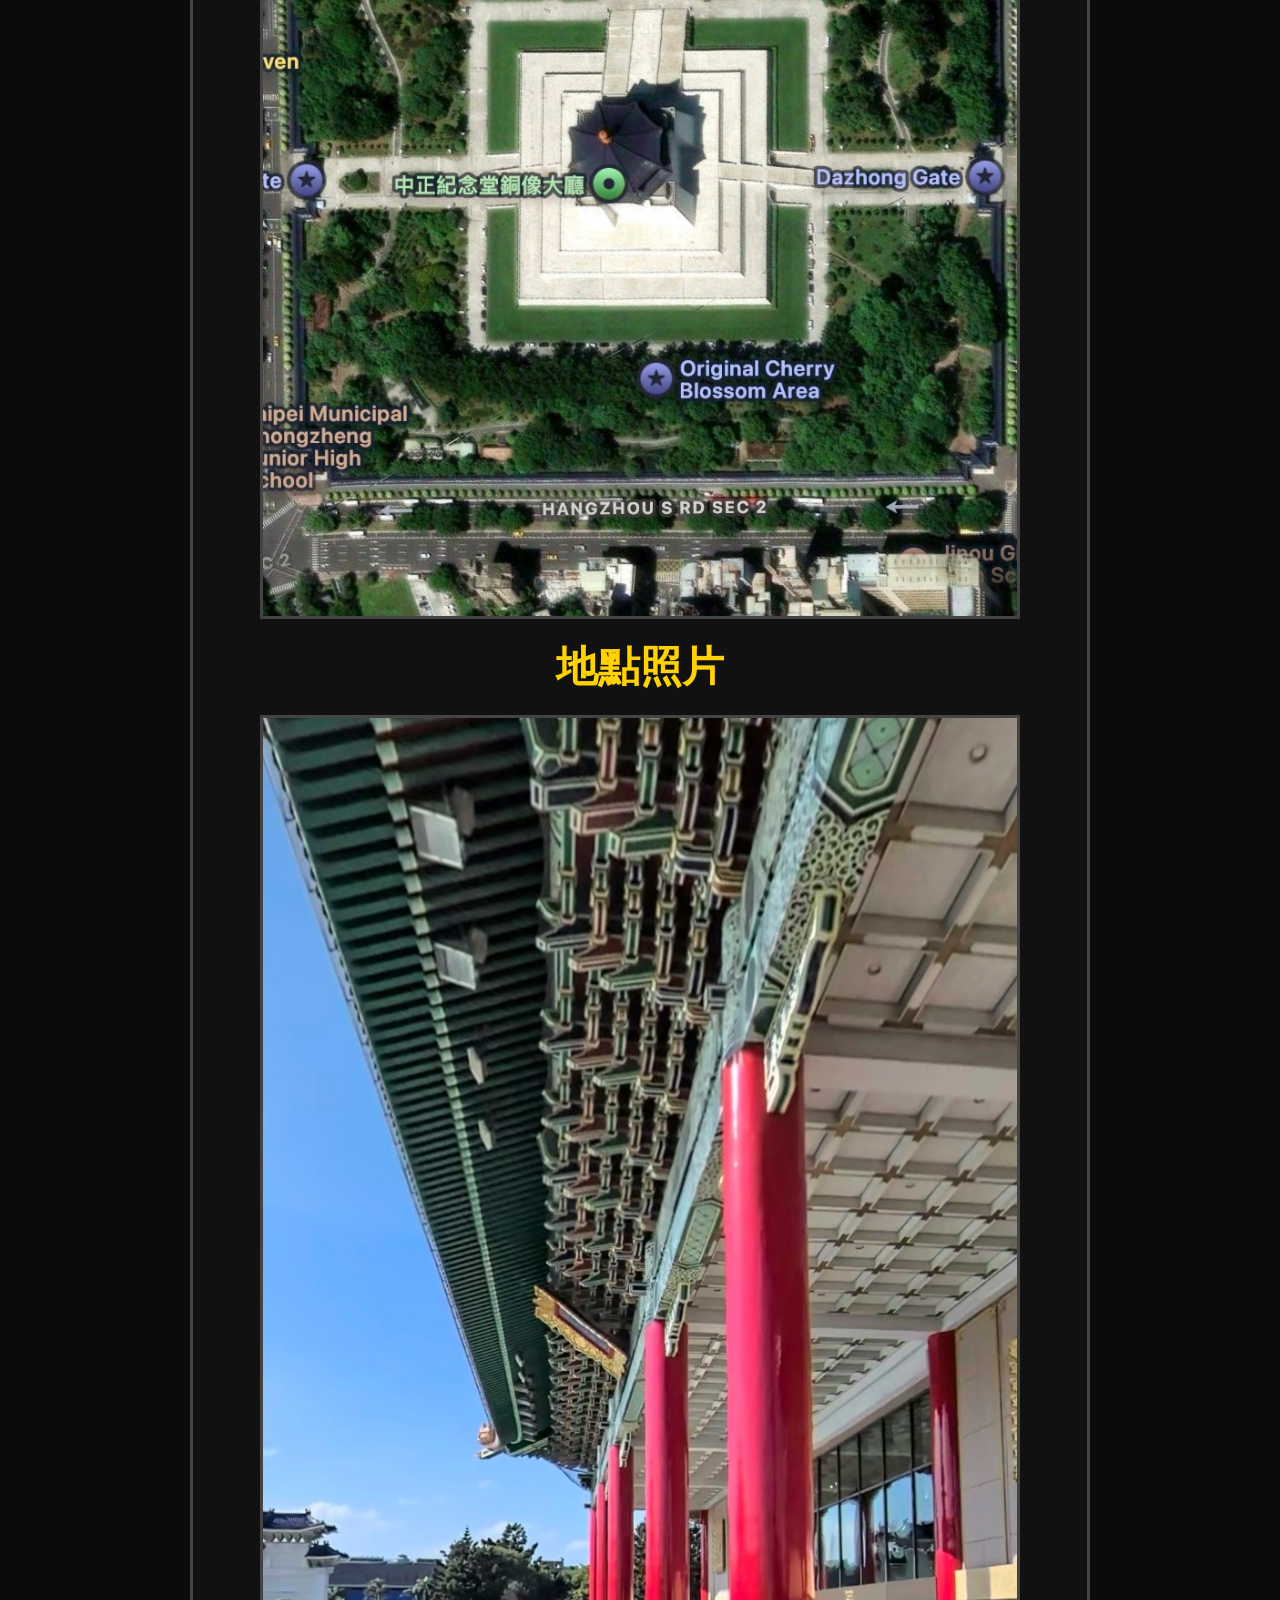
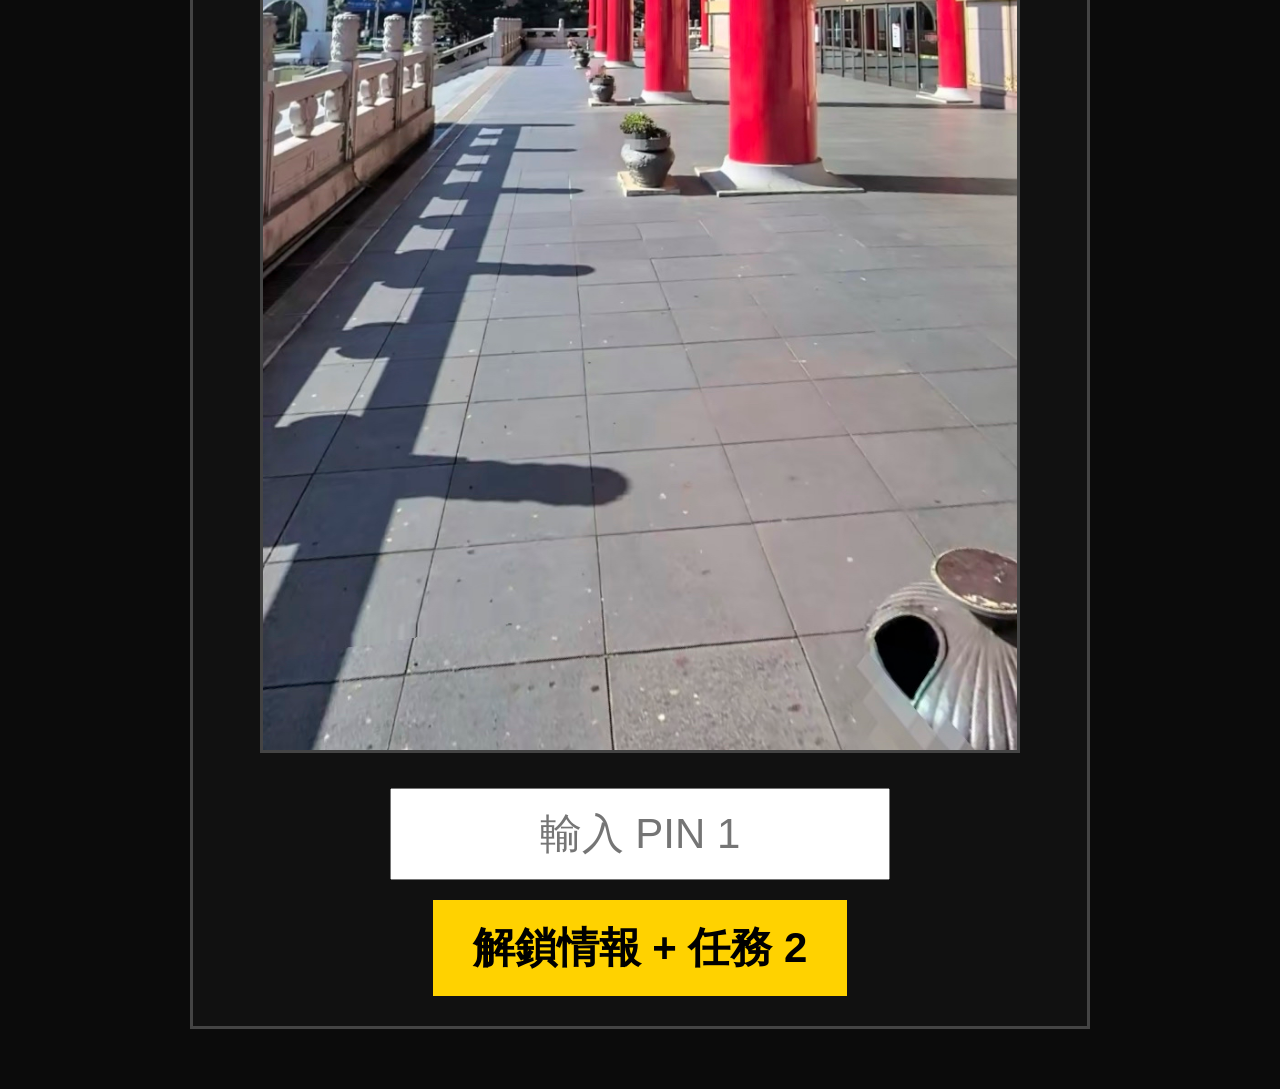
<file: recovery3.html>
<!DOCTYPE html>
<html lang="zh-Hant"><head><title>台灣救援小隊 3 - FitFam Global Session</title><meta name="viewport" content="width=device-width, initial-scale=1.0"><link rel="stylesheet" href="style.css?v=20260525zh1"></head>
<body><img src="my-photo.jpg" id="cornerLogo" alt="FitFam Logo"><audio id="finalReportSound" src="final-report.mp3" preload="auto"></audio><audio id="bombSound" src="bomb-countdown.mp3" preload="auto" loop></audio><audio id="endingMusic" src="ending-music.mp3" preload="auto" loop></audio><h1>台灣救援小隊 3</h1>
<div id="mission1" class="panel"><h2>任務 1</h2><p class="textBlock"><span class="sectionTitle">故事</span>
情報報告：
偵測到一段通訊痕跡。
跟隨它。
你們可能已經很接近。

<span class="sectionTitle">為什麼重要</span>
完成此任務會幫助 香港追蹤單位 解鎖情報。你們正在共同完成同一個行動。

<span class="sectionTitle">行動</span>
跑到地點 1
• 40 次夥伴深蹲跳擊掌

<span class="sectionTitle">影片要求</span>
• 拍攝 3–5 秒影片
• 全隊必須入鏡
• 地點必須清楚可見
• 所有隊員必須出現在影片中

<span class="sectionTitle">隊伍規則</span>
全隊一起行動。不要留下任何人。

<span class="sectionTitle">上載</span>
將影片上載到 WhatsApp，格式：
[地點 – HK 或 TW] Team [隊名]

<span class="sectionTitle">返回</span>
返回 HQ 領取 PIN
沒有影片 = 沒有 PIN</p><p class="mediaTitle">地圖</p><img src="recovery3-mission1-map.jpg" class="missionImage" alt="任務 1 地圖"><p class="mediaTitle">地點照片</p><img src="recovery3-mission1-photo.jpg" class="missionImage" alt="任務 1 地點照片"><input id="pin1" placeholder="輸入 PIN 1"><br><button onclick="unlockMission2()">解鎖情報 + 任務 2</button></div>
<div id="intel" class="panel hidden"><h2>情報更新</h2><p class="textBlock"><span class="sectionTitle">給 香港追蹤單位 的情報</span>
最終情報已抽取。

綁架者確切位置已為香港追蹤單位確認：

[待更新]

此情報已解鎖，供 香港追蹤單位 使用。

此情報正在傳送給 香港追蹤單位。</p><p class="mediaTitle">香港最終任務地圖</p><img src="tracking-final-map.jpg" class="missionImage" alt="香港最終任務地圖"><button onclick="startTransmission()">傳送情報</button></div>
<div id="transmission" class="panel hidden"><h2>已建立上傳連線</h2><p id="transmissionStatus" class="textBlock">情報傳送中…</p><button id="mission2Button" class="hidden" onclick="showScreen('mission2')">繼續任務 2</button></div>
<div id="mission2" class="panel hidden"><h2>任務 2</h2><p class="textBlock"><span class="sectionTitle">故事</span>
最終訊號：
人質就在附近。
立即行動。

<span class="sectionTitle">為什麼重要</span>
你們的進度會繼續支援 香港追蹤單位。你們仍然是同一個行動的一部分。

<span class="sectionTitle">行動</span>
跑到地點 2
• 30 次三頭肌掌上壓

<span class="sectionTitle">影片要求</span>
• 拍攝 3–5 秒影片
• 全隊必須入鏡
• 地點必須清楚可見
• 所有隊員必須出現在影片中

<span class="sectionTitle">隊伍規則</span>
全隊一起行動。不要留下任何人。

<span class="sectionTitle">上載</span>
將影片上載到 WhatsApp，格式：
[地點 – HK 或 TW] Team [隊名]

<span class="sectionTitle">返回</span>
返回 HQ 領取 PIN
沒有影片 = 沒有 PIN</p><p class="mediaTitle">地圖</p><img src="recovery3-mission2-map.jpg" class="missionImage" alt="任務 2 地圖"><p class="mediaTitle">地點照片</p><img src="recovery3-mission2-photo.jpg" class="missionImage" alt="任務 2 地點照片"><input id="pin2" placeholder="輸入 PIN 2"><br><button onclick="unlockFinalAccess()">返回 HQ — 解鎖最終行動頁</button></div>
<div id="finalAccess" class="panel hidden"><h2>最終行動</h2><p class="textBlock">最終行動

你們已完成任務，
並為香港追蹤隊取得關鍵情報。

但是——

行動尚未完成。

要追蹤人質的位置，
你們現在需要來自香港的最終存取 PIN。

沒有香港的情報——

你們無法繼續救出人質。</p><div class="transmissionBox"><h2>📡 必須傳送</h2><p class="textBlock">你們現在必須把以下訊息傳送給另一地點。</p><div class="instructionBox"><p><strong>指示：</strong></p><p>1. 點擊 COPY MESSAGE</p><p>2. 打開隊伍 WhatsApp 群組</p><p>3. 貼上訊息</p><p>4. 立即傳送</p><p class="warningText">不要修改訊息。</p><p class="warningText">沒有完成此步驟，你們無法繼續。</p></div><pre id="copyText" class="copyMessage">TARGET LOCKED
PIN TO UNLOCK FINAL HK MISSION IS 3838
TRANSMIT IMMEDIATELY</pre><button onclick="copyMessage()" class="copyButton">COPY MESSAGE 📋</button><p id="copyStatus" class="copyStatus"></p></div><div class="accessBox"><h2>等待最終存取 PIN</h2><p class="textBlock">請等待 WhatsApp 中來自香港的最終存取 PIN。

收到訊息後，才在下方輸入 PIN。</p><input id="crossPin" placeholder="輸入來自香港的 PIN"><br><button onclick="unlockFinalMission()">解鎖最終任務</button></div></div>
<div id="finalMission" class="panel hidden"><h2>台灣救援最終任務</h2><p class="textBlock"><span class="sectionTitle">故事</span>
來自香港的情報已抵達。

訊號不再微弱。
位置已確認。
人質就在附近。

但時間正在縮短。
如果嫌疑人再次移動，線索可能會中斷。

立即行動。
抵達地點。
把人質帶回來。

<span class="sectionTitle">行動</span>
跑到最終地點。

<span class="sectionTitle">目標</span>
在位置失效前救出人質。

<span class="sectionTitle">運動</span>
• 20 次夥伴波比跳擊掌

<span class="sectionTitle">照片指示</span>
• 一名隊員扮演人質
• 其他隊員進行救援動作
• 全隊必須入鏡
• 地點必須清楚可見

上載到 WhatsApp

返回 HQ 解鎖最終階段</p><p class="mediaTitle">最終地點地圖</p><img src="recovery-final-map.jpg" class="missionImage" alt="最終地點地圖"><p class="mediaTitle">最終地點照片</p><img src="recovery-final-photo.jpg" class="missionImage" alt="最終地點照片"><input id="finalPin" placeholder="輸入 Final PIN"><br><button onclick="unlockFinalStory()">解鎖最終階段</button></div>
<div id="finalStory" class="panel hidden"><h2>最終報告</h2><p class="textBlock">行動完成。
然後——
BEEP.
BEEP.
BEEP.
一個裝置被啟動。
炸彈。
倒數中。
沒有時間移動。
螢幕出現訊息：
「你們走到這一步。
你們以為會這麼容易嗎？
你們真的以為自己能活下來？」
這從來不只是任務。
而是你們之間的連結。
輸入代碼解除炸彈。</p><button onclick="startCountdown()">解除裝置</button></div>
<div id="countdown" class="panel hidden"><h2>⚠️ 炸彈啟動 ⚠️</h2><div id="timer">02:00</div><p class="textBlock">Enter code to deactivate bomb:
WE SWEAT, WE ______</p><input id="bombCode" placeholder="Enter code"><br><button onclick="checkBombCode()">DEACTIVATE BOMB</button></div>
<div id="ending" class="panel hidden"><h2>任務完成</h2><p id="endingText" class="textBlock"></p><button onclick="showScreen('finalMessage')">繼續</button></div><div id="failure" class="panel hidden"><h2>任務失敗</h2><p class="textBlock">倒數歸零。
裝置已啟動。</p></div><div id="finalMessage" class="panel hidden"><h2>最終訊息</h2><p class="textBlock">沒有任何一隊掌握全部資訊。
沒有任何一隊能獨自完成任務。
你們互相信任。
你們適應變化。
你們完成任務。
We sweat.
We connect.</p></div>
<script>
const PIN1="1886", PIN2="2816", FINAL_PIN="4832", CROSS_PIN="3339", BOMB_CODE="connect"; const roleEndings=["最終報告：\n\n你們找到了人質。\n\n一個孩子。\n\n安靜地看著你們。\n\n你向前一步。\n\n「我們是來幫你的。」\n\n孩子沒有說話。\n\n然後——\n\n一個聲音，出現在你的腦海。\n\n「你們比我預期中慢了一點。」\n\n你停住了。\n\n「我聽得到你們在想什麼。」孩子平靜地說。\n\n「有時候……我也會回答。」\n\n你立刻明白了。\n\n這就是孩子被帶走的原因。\n\n被選中。\n\n「他們說我可以改變世界。」\n\n短暫沉默。\n\n「你們會帶我去安全的地方嗎？」\n\n你點頭。\n\n還沒開口——\n\n「我知道。」\n\n撤離完成。\n\n但這從來不只是一次救援。", "最終報告：\n\n你們找到了人質。\n\n安全。\n\n還活著。\n\n後來——\n\n一則訊息傳來。\n\n「謝謝你們。\n\n他們回家了。」\n\n你們沒有真正見過他們。\n\n但你們知道——\n\n這一切很重要。", "最終報告：\n\n你們抵達目標位置。\n\n人質抬頭。\n\n一瞬間。\n\n確認。\n\n然後行動。\n\n快速。\n準確。\n安全。\n\n這一刻——\n\n已經足夠。", "情報檔案：\n\n3天前……\n\n一輛車。\n\n一個家庭。\n\n平常的笑聲。\n\n然後——\n\n一切改變。\n\n孩子被帶走。\n\n強行帶走。\n\n消失。\n\n而那個孩子……\n\n就是你們今天救出的人。\n\n也是這次任務存在的原因。"]; const globalEndings=["3天後……\n\n表彰。\n\n兩地同步。\n\n然後——\n\n所有手機同時震動。\n\n核裝置已確認\n\n啟動倒數：10小時\n\n一片寂靜。\n\n任務還沒結束。\n\n「準備行動。」", "內部紀錄：\n\n1小時前……\n\n我們收到訊號。\n\n我們需要隊伍。\n\n不是最受訓練的隊伍。\n\n而是已經準備好的人。\n\n那就是你們。\n\n已經在移動。\n\n已經連結起來。\n\n這就是你們被選中的原因。"]; let timerInterval=null, secondsRemaining=120;
function safePlay(id,restart=true){const a=document.getElementById(id);if(!a)return;if(restart)a.currentTime=0;a.play().catch(function(){});} function safeStop(id){const a=document.getElementById(id);if(!a)return;a.pause();a.currentTime=0;}
function handleAudio(id){if(id==='countdown'){safeStop('endingMusic');safePlay('bombSound');}else if(id==='finalStory'){safeStop('bombSound');safeStop('endingMusic');safePlay('finalReportSound');}else if(id==='ending'||id==='finalMessage'){safeStop('bombSound');safePlay('endingMusic',false);}else if(id==='failure'){safeStop('bombSound');}}
function showScreen(id){document.querySelectorAll('.panel').forEach(p=>p.classList.add('hidden'));document.getElementById(id).classList.remove('hidden');handleAudio(id);window.scrollTo(0,0);}
function startTransmission(){showScreen('transmission');document.getElementById('transmissionStatus').innerText='情報傳送中…';document.getElementById('mission2Button').classList.add('hidden');setTimeout(function(){document.getElementById('transmissionStatus').innerText='✅ 完成';document.getElementById('mission2Button').classList.remove('hidden');},1800);}
function copyMessage(){const text=document.getElementById('copyText').innerText.trim(); if(navigator.clipboard&&navigator.clipboard.writeText){navigator.clipboard.writeText(text).then(()=>document.getElementById('copyStatus').innerText='✅ 訊息已複製。請打開 WhatsApp 並貼上。').catch(()=>fallbackCopy(text));}else{fallbackCopy(text);}} function fallbackCopy(text){const area=document.createElement('textarea');area.value=text;document.body.appendChild(area);area.select();document.execCommand('copy');document.body.removeChild(area);document.getElementById('copyStatus').innerText='✅ 訊息已複製。請打開 WhatsApp 並貼上。';}
function unlockMission2(){if(document.getElementById('pin1').value.trim()===PIN1)showScreen('intel');else alert('存取被拒');} function unlockFinalAccess(){if(document.getElementById('pin2').value.trim()===PIN2)showScreen('finalAccess');else alert('存取被拒');} function unlockFinalMission(){if(document.getElementById('crossPin').value.trim()===CROSS_PIN)showScreen('finalMission');else alert('存取被拒 — 請等待另一地點確認傳送');} function unlockFinalStory(){if(document.getElementById('finalPin').value.trim()===FINAL_PIN)showScreen('finalStory');else alert('存取被拒');}
function startCountdown(){secondsRemaining=120;updateTimerDisplay();showScreen('countdown');timerInterval=setInterval(function(){secondsRemaining--;if(secondsRemaining<=0){secondsRemaining=0;updateTimerDisplay();clearInterval(timerInterval);timerInterval=null;showScreen('failure');return;}updateTimerDisplay();},1000);} function updateTimerDisplay(){const m=Math.floor(secondsRemaining/60),s=secondsRemaining%60;document.getElementById('timer').innerText=String(m).padStart(2,'0')+':'+String(s).padStart(2,'0');}
function checkBombCode(){const answer=document.getElementById('bombCode').value.trim().toLowerCase();if(answer===BOMB_CODE){if(timerInterval){clearInterval(timerInterval);timerInterval=null;}showRandomEnding();}else alert('存取被拒');} function showRandomEnding(){let pool=roleEndings;if(Math.random()<0.15)pool=globalEndings;const selected=pool[Math.floor(Math.random()*pool.length)];document.getElementById('endingText').innerText=selected;showScreen('ending');}
</script></body></html>
</file>
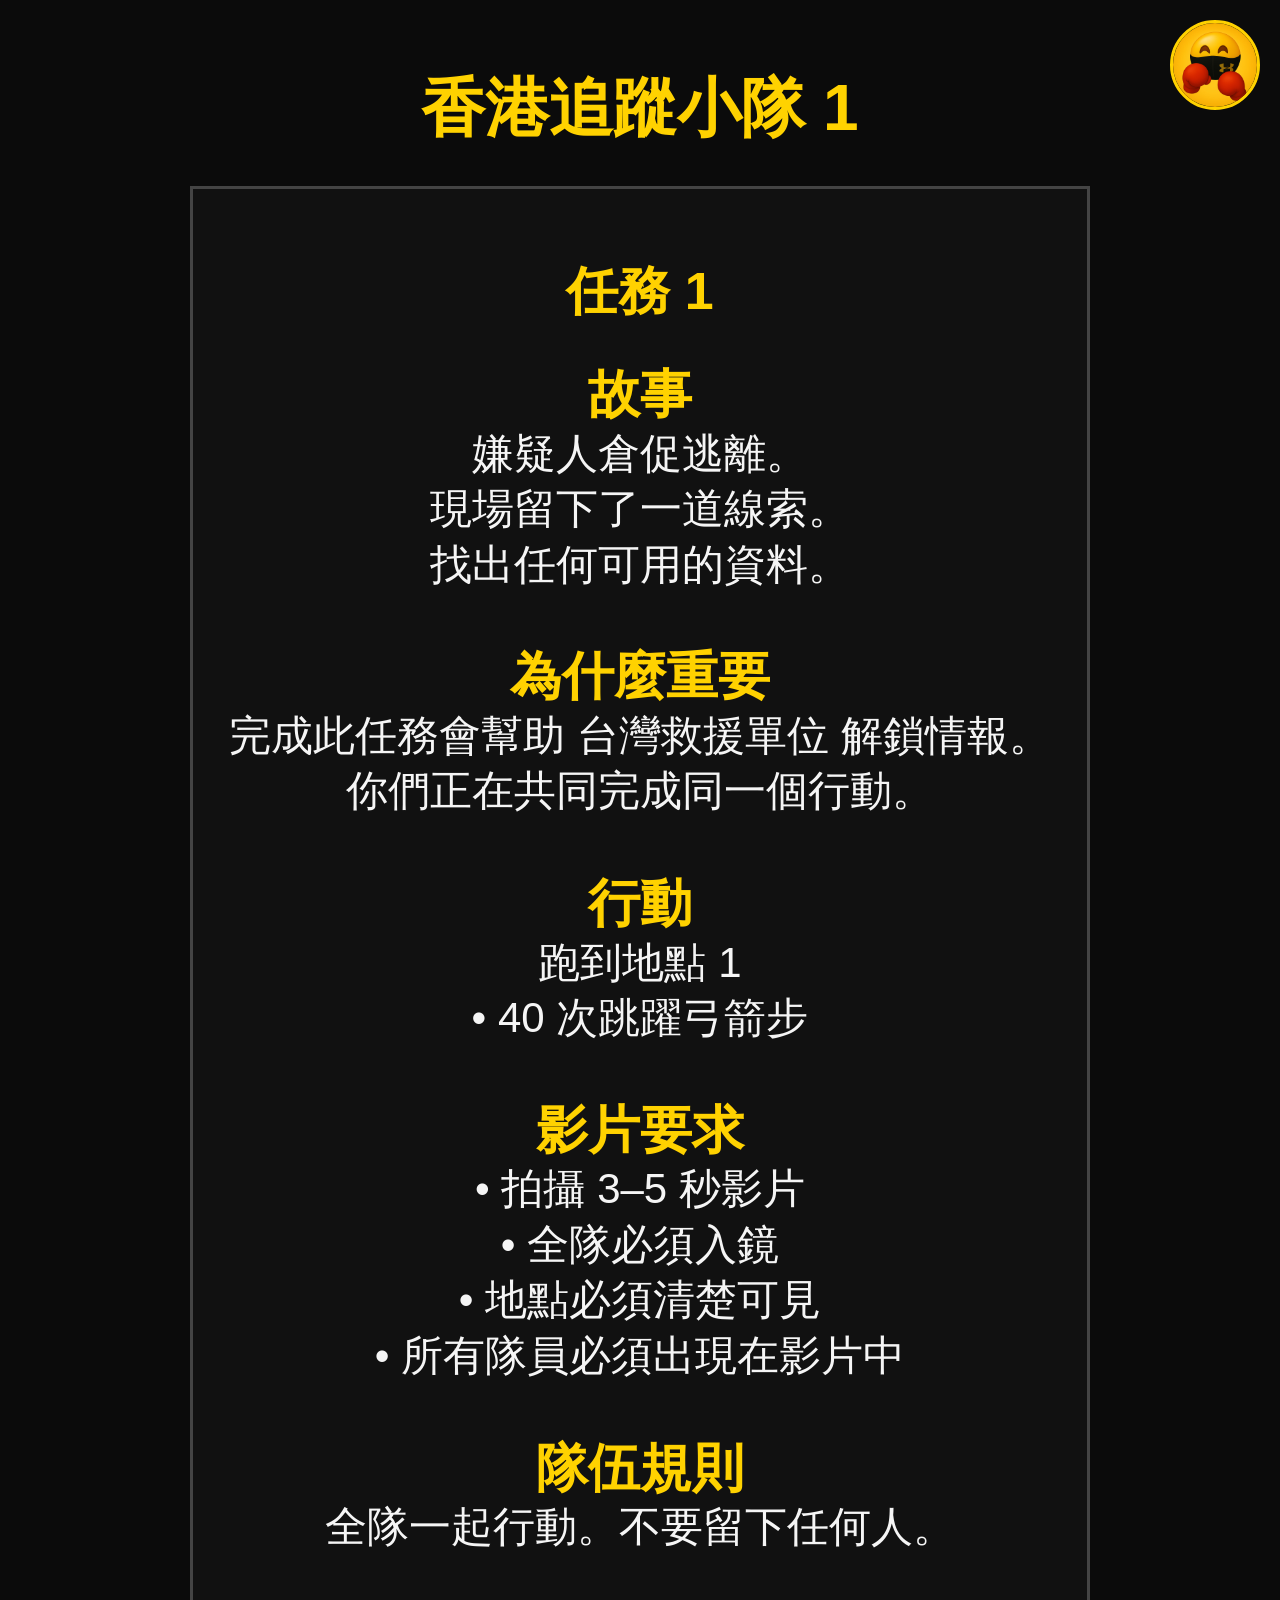
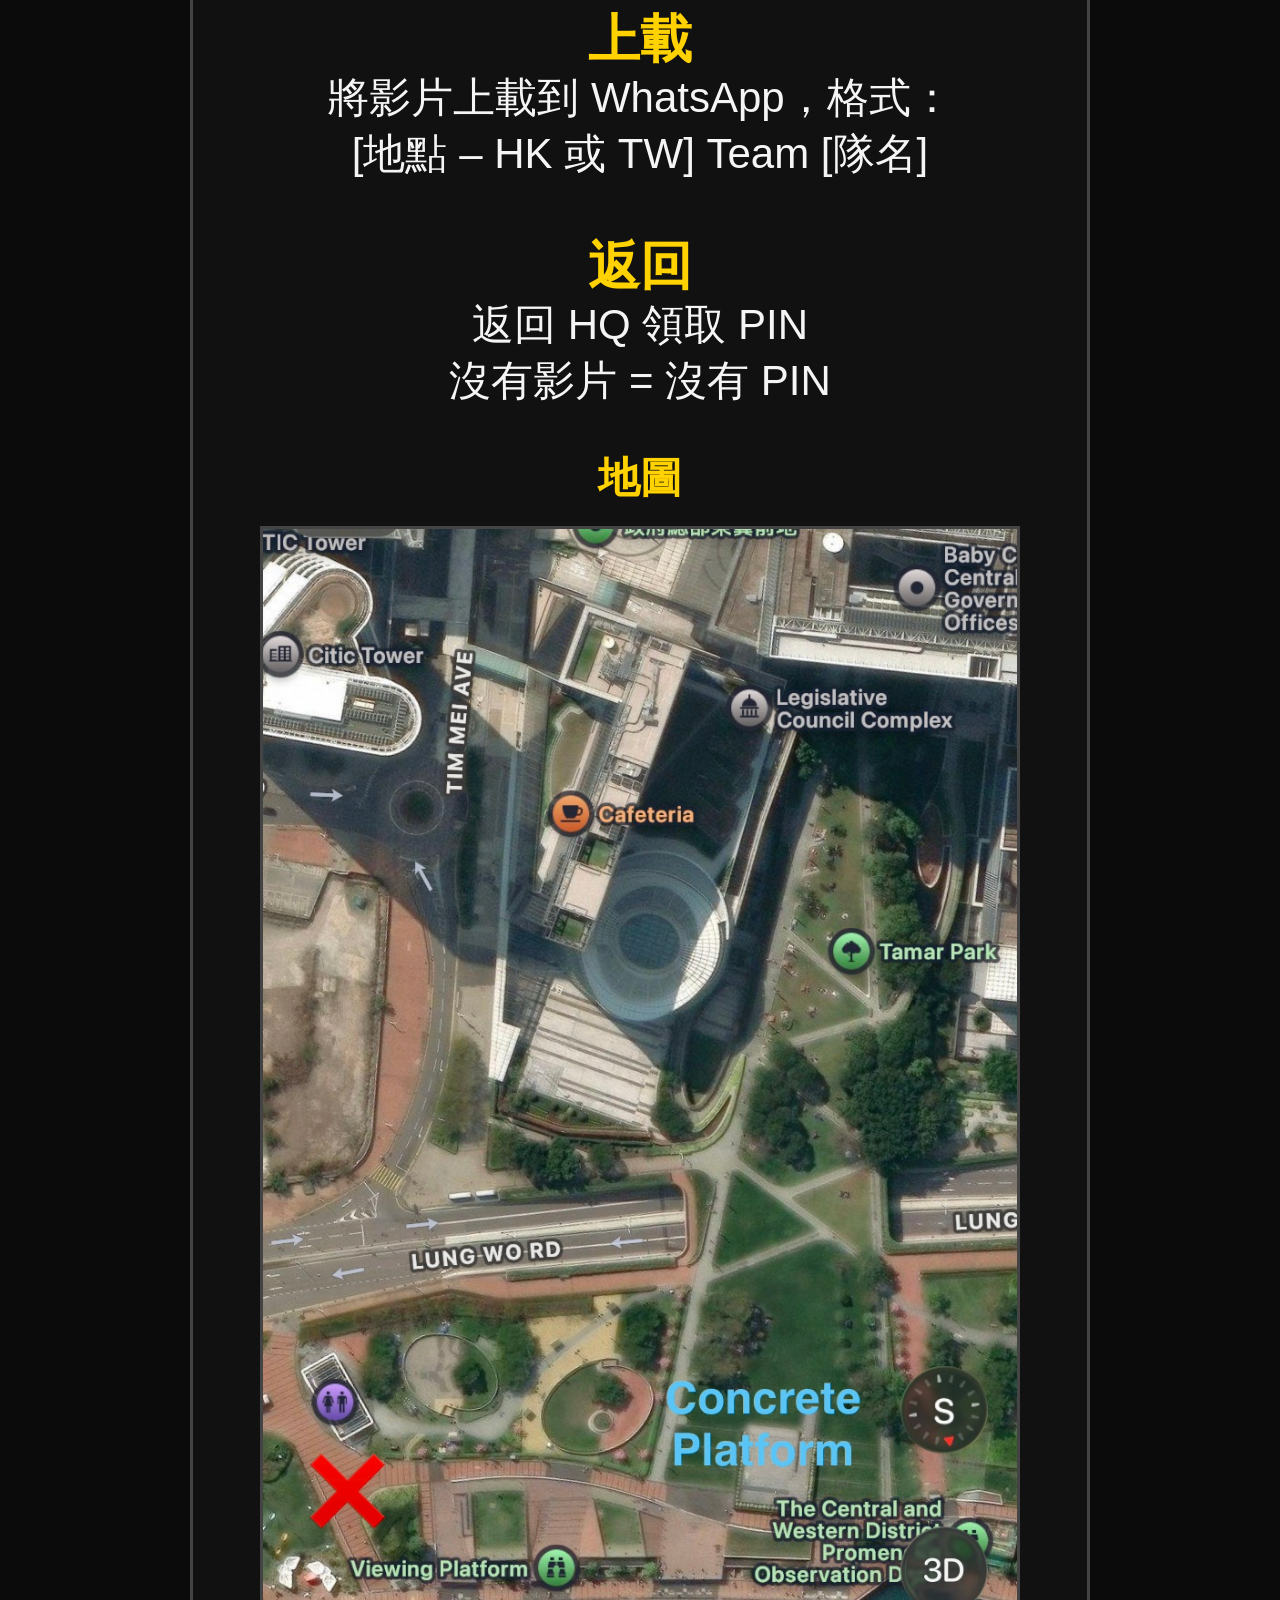
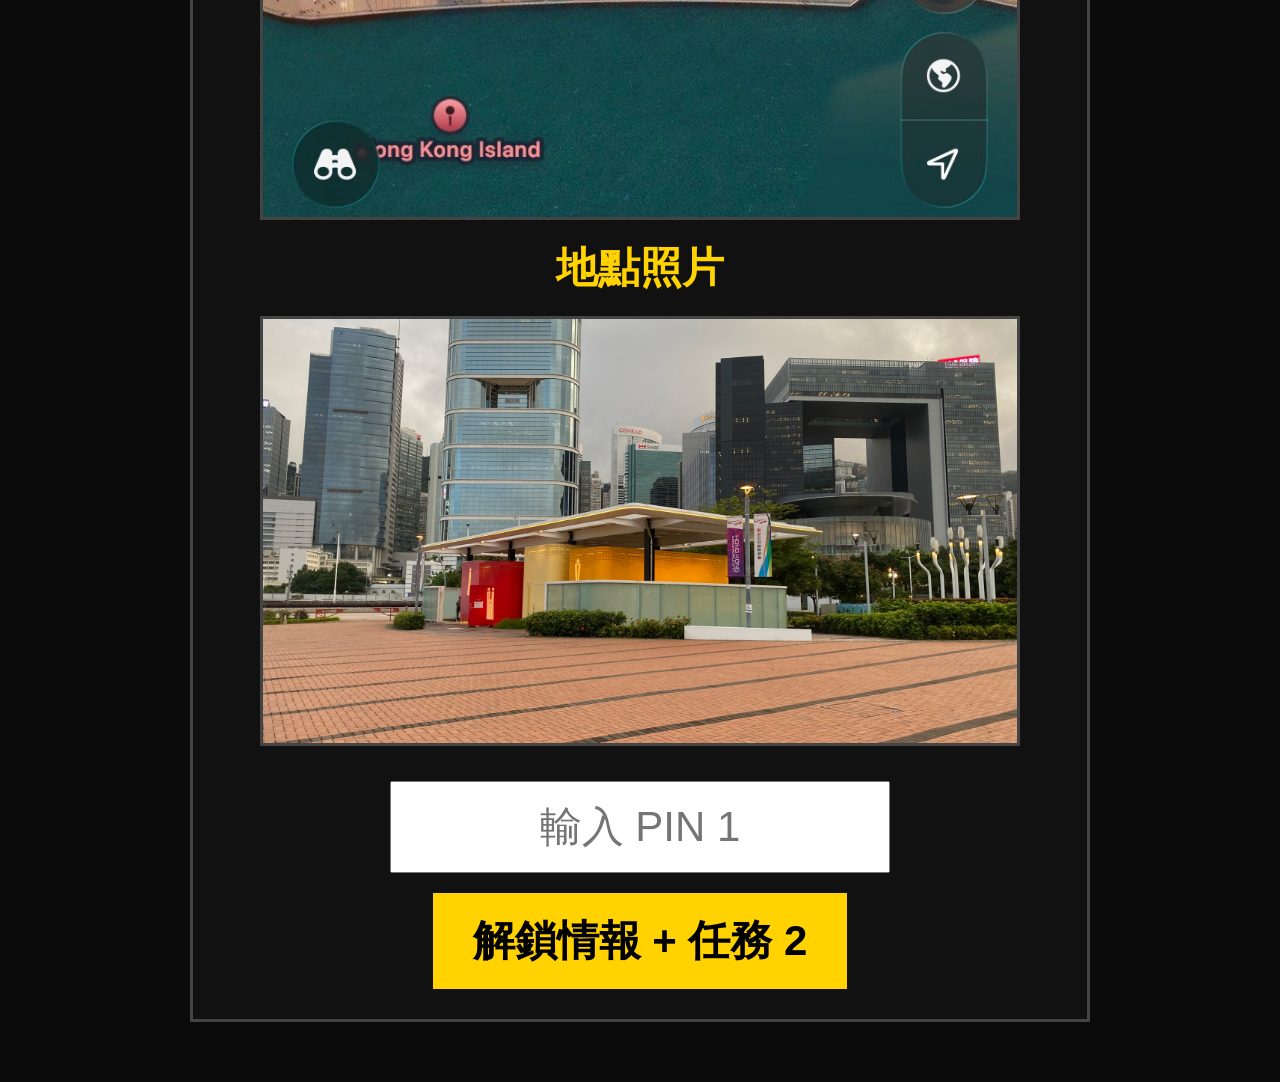
<file: tracking1.html>
<!DOCTYPE html>
<html lang="zh-Hant"><head><title>香港追蹤小隊 1 - FitFam Global Session</title><meta name="viewport" content="width=device-width, initial-scale=1.0"><link rel="stylesheet" href="style.css?v=20260525zh1"></head>
<body><img src="my-photo.jpg" id="cornerLogo" alt="FitFam Logo"><audio id="finalReportSound" src="final-report.mp3" preload="auto"></audio><audio id="bombSound" src="bomb-countdown.mp3" preload="auto" loop></audio><audio id="endingMusic" src="ending-music.mp3" preload="auto" loop></audio><h1>香港追蹤小隊 1</h1>
<div id="mission1" class="panel"><h2>任務 1</h2><p class="textBlock"><span class="sectionTitle">故事</span>
嫌疑人倉促逃離。
現場留下了一道線索。
找出任何可用的資料。

<span class="sectionTitle">為什麼重要</span>
完成此任務會幫助 台灣救援單位 解鎖情報。你們正在共同完成同一個行動。

<span class="sectionTitle">行動</span>
跑到地點 1
• 40 次跳躍弓箭步

<span class="sectionTitle">影片要求</span>
• 拍攝 3–5 秒影片
• 全隊必須入鏡
• 地點必須清楚可見
• 所有隊員必須出現在影片中

<span class="sectionTitle">隊伍規則</span>
全隊一起行動。不要留下任何人。

<span class="sectionTitle">上載</span>
將影片上載到 WhatsApp，格式：
[地點 – HK 或 TW] Team [隊名]

<span class="sectionTitle">返回</span>
返回 HQ 領取 PIN
沒有影片 = 沒有 PIN</p><p class="mediaTitle">地圖</p><img src="tracking1-mission1-map.jpg" class="missionImage" alt="任務 1 地圖"><p class="mediaTitle">地點照片</p><img src="tracking1-mission1-photo.jpg" class="missionImage" alt="任務 1 地點照片"><input id="pin1" placeholder="輸入 PIN 1"><br><button onclick="unlockMission2()">解鎖情報 + 任務 2</button></div>
<div id="intel" class="panel hidden"><h2>情報更新</h2><p class="textBlock"><span class="sectionTitle">給 台灣救援單位 的情報</span>
已回收裝置。

資料解密完成。

已抽取部分地圖。

可能的人質位置已為台灣救援單位確認。

此情報已解鎖，供 台灣救援單位 使用。

此情報正在傳送給 台灣救援單位。</p><p class="mediaTitle">台灣最終任務地圖</p><img src="recovery-final-map.jpg" class="missionImage" alt="台灣最終任務地圖"><button onclick="startTransmission()">傳送情報</button></div>
<div id="transmission" class="panel hidden"><h2>已建立上傳連線</h2><p id="transmissionStatus" class="textBlock">情報傳送中…</p><button id="mission2Button" class="hidden" onclick="showScreen('mission2')">繼續任務 2</button></div>
<div id="mission2" class="panel hidden"><h2>任務 2</h2><p class="textBlock"><span class="sectionTitle">故事</span>
偵測到移動跡象。
縮短距離。

<span class="sectionTitle">為什麼重要</span>
你們的進度會繼續支援 台灣救援單位。你們仍然是同一個行動的一部分。

<span class="sectionTitle">行動</span>
跑到地點 2
• 30 次夥伴掌上壓擊掌

<span class="sectionTitle">影片要求</span>
• 拍攝 3–5 秒影片
• 全隊必須入鏡
• 地點必須清楚可見
• 所有隊員必須出現在影片中

<span class="sectionTitle">隊伍規則</span>
全隊一起行動。不要留下任何人。

<span class="sectionTitle">上載</span>
將影片上載到 WhatsApp，格式：
[地點 – HK 或 TW] Team [隊名]

<span class="sectionTitle">返回</span>
返回 HQ 領取 PIN
沒有影片 = 沒有 PIN</p><p class="mediaTitle">地圖</p><img src="tracking1-mission2-map.jpg" class="missionImage" alt="任務 2 地圖"><p class="mediaTitle">地點照片</p><img src="tracking1-mission2-photo.jpg" class="missionImage" alt="任務 2 地點照片"><input id="pin2" placeholder="輸入 PIN 2"><br><button onclick="unlockFinalAccess()">返回 HQ — 解鎖最終行動頁</button></div>
<div id="finalAccess" class="panel hidden"><h2>最終行動</h2><p class="textBlock">最終行動

你們已完成任務，
並為台灣救援隊取得關鍵情報。

但是——

行動尚未完成。

要追蹤綁架者的位置，
你們現在需要來自台灣的最終存取 PIN。

沒有台灣的情報——

你們無法繼續捕獲綁架者。</p><div class="transmissionBox"><h2>📡 必須傳送</h2><p class="textBlock">你們現在必須把以下訊息傳送給另一地點。</p><div class="instructionBox"><p><strong>指示：</strong></p><p>1. 點擊 COPY MESSAGE</p><p>2. 打開隊伍 WhatsApp 群組</p><p>3. 貼上訊息</p><p>4. 立即傳送</p><p class="warningText">不要修改訊息。</p><p class="warningText">沒有完成此步驟，你們無法繼續。</p></div><pre id="copyText" class="copyMessage">TARGET LOCKED
PIN TO UNLOCK FINAL TAIWAN MISSION IS 3339
TRANSMIT IMMEDIATELY</pre><button onclick="copyMessage()" class="copyButton">COPY MESSAGE 📋</button><p id="copyStatus" class="copyStatus"></p></div><div class="accessBox"><h2>等待最終存取 PIN</h2><p class="textBlock">請等待 WhatsApp 中來自台灣的最終存取 PIN。

收到訊息後，才在下方輸入 PIN。</p><input id="crossPin" placeholder="輸入來自台灣的 PIN"><br><button onclick="unlockFinalMission()">解鎖最終任務</button></div></div>
<div id="finalMission" class="panel hidden"><h2>香港追蹤最終任務</h2><p class="textBlock"><span class="sectionTitle">故事</span>
來自台灣的情報已抵達。

碎片不再只是碎片。
路線已清晰。
嫌疑人已被確認。

他們再次移動。
這是他們消失前最後的窗口。

加快速度。
拉近距離。
現在結束這一切。

<span class="sectionTitle">行動</span>
跑到最終地點。

<span class="sectionTitle">目標</span>
在綁架者逃脫前將其捕獲。

<span class="sectionTitle">運動</span>
• 20 次夥伴波比跳擊掌

<span class="sectionTitle">照片指示</span>
• 一名隊員扮演綁架者
• 其他隊員進行捕獲動作
• 全隊必須入鏡
• 地點必須清楚可見

上載到 WhatsApp

返回 HQ 解鎖最終階段</p><p class="mediaTitle">最終地點地圖</p><img src="tracking-final-map.jpg" class="missionImage" alt="最終地點地圖"><p class="mediaTitle">最終地點照片</p><img src="tracking-final-photo.jpg" class="missionImage" alt="最終地點照片"><input id="finalPin" placeholder="輸入 Final PIN"><br><button onclick="unlockFinalStory()">解鎖最終階段</button></div>
<div id="finalStory" class="panel hidden"><h2>最終報告</h2><p class="textBlock">行動完成。
然後——
BEEP.
BEEP.
BEEP.
一個裝置被啟動。
炸彈。
倒數中。
沒有時間移動。
螢幕出現訊息：
「你們走到這一步。
你們以為會這麼容易嗎？
你們真的以為自己能活下來？」
這從來不只是任務。
而是你們之間的連結。
輸入代碼解除炸彈。</p><button onclick="startCountdown()">解除裝置</button></div>
<div id="countdown" class="panel hidden"><h2>⚠️ 炸彈啟動 ⚠️</h2><div id="timer">02:00</div><p class="textBlock">Enter code to deactivate bomb:
WE SWEAT, WE ______</p><input id="bombCode" placeholder="Enter code"><br><button onclick="checkBombCode()">DEACTIVATE BOMB</button></div>
<div id="ending" class="panel hidden"><h2>任務完成</h2><p id="endingText" class="textBlock"></p><button onclick="showScreen('finalMessage')">繼續</button></div><div id="failure" class="panel hidden"><h2>任務失敗</h2><p class="textBlock">倒數歸零。
裝置已啟動。</p></div><div id="finalMessage" class="panel hidden"><h2>最終訊息</h2><p class="textBlock">沒有任何一隊掌握全部資訊。
沒有任何一隊能獨自完成任務。
你們互相信任。
你們適應變化。
你們完成任務。
We sweat.
We connect.</p></div>
<script>
const PIN1="1886", PIN2="2816", FINAL_PIN="4832", CROSS_PIN="3838", BOMB_CODE="connect"; const roleEndings=["最終報告：\n\n你們抵達目標位置。\n\n目標沒有逃。\n也沒有反抗。\n\n「你還是這樣下命令？」\n\n你停住了。\n\n這個聲音，你認得。\n\n曾經的領袖。\n曾經信任的人。\n\n「你曾經是最出色的人之一。」你說。\n\n「所以我才必須這樣做。」對方回答。\n\n「那個孩子可以改變一切。」\n\n「你以為這樣就能修正世界？」\n\n「我認為這樣可以重新開始。」\n\n一片寂靜。\n\n然後——\n\n你們行動。\n\n迅速、準確。\n\n目標已被控制。\n\n「這還沒完。」對方低聲說。\n\n而第一次，\n你也不確定這是否真的結束了。", "最終報告：\n\n你們差一點就太遲。\n\n目標已經準備轉移。\n\n你們加快速度。\n\n再快一點。\n\n然後——\n\n你們看見了他們。\n\n他們也看見了你們。\n\n他們猶豫了。\n\n你們沒有。\n\n你們衝上前。\n\n目標已被捕獲。\n\n幾秒鐘，改變了結果。\n\n而你們把握住了。", "最終報告：\n\n目標已被控制。\n\n但這從來不是單一隊伍的任務。\n\n不同隊伍。\n不同角色。\n\n沒有任何一隊掌握全部情報。\n\n但合在一起——\n\n所有線索都連上了。\n\n任務在此結束。\n\n因為你們相信彼此。"]; const globalEndings=["3天後……\n\n表彰。\n\n兩地同步。\n\n然後——\n\n所有手機同時震動。\n\n核裝置已確認\n\n啟動倒數：10小時\n\n一片寂靜。\n\n任務還沒結束。\n\n「準備行動。」", "內部紀錄：\n\n1小時前……\n\n我們收到訊號。\n\n我們需要隊伍。\n\n不是最受訓練的隊伍。\n\n而是已經準備好的人。\n\n那就是你們。\n\n已經在移動。\n\n已經連結起來。\n\n這就是你們被選中的原因。"]; let timerInterval=null, secondsRemaining=120;
function safePlay(id,restart=true){const a=document.getElementById(id);if(!a)return;if(restart)a.currentTime=0;a.play().catch(function(){});} function safeStop(id){const a=document.getElementById(id);if(!a)return;a.pause();a.currentTime=0;}
function handleAudio(id){if(id==='countdown'){safeStop('endingMusic');safePlay('bombSound');}else if(id==='finalStory'){safeStop('bombSound');safeStop('endingMusic');safePlay('finalReportSound');}else if(id==='ending'||id==='finalMessage'){safeStop('bombSound');safePlay('endingMusic',false);}else if(id==='failure'){safeStop('bombSound');}}
function showScreen(id){document.querySelectorAll('.panel').forEach(p=>p.classList.add('hidden'));document.getElementById(id).classList.remove('hidden');handleAudio(id);window.scrollTo(0,0);}
function startTransmission(){showScreen('transmission');document.getElementById('transmissionStatus').innerText='情報傳送中…';document.getElementById('mission2Button').classList.add('hidden');setTimeout(function(){document.getElementById('transmissionStatus').innerText='✅ 完成';document.getElementById('mission2Button').classList.remove('hidden');},1800);}
function copyMessage(){const text=document.getElementById('copyText').innerText.trim(); if(navigator.clipboard&&navigator.clipboard.writeText){navigator.clipboard.writeText(text).then(()=>document.getElementById('copyStatus').innerText='✅ 訊息已複製。請打開 WhatsApp 並貼上。').catch(()=>fallbackCopy(text));}else{fallbackCopy(text);}} function fallbackCopy(text){const area=document.createElement('textarea');area.value=text;document.body.appendChild(area);area.select();document.execCommand('copy');document.body.removeChild(area);document.getElementById('copyStatus').innerText='✅ 訊息已複製。請打開 WhatsApp 並貼上。';}
function unlockMission2(){if(document.getElementById('pin1').value.trim()===PIN1)showScreen('intel');else alert('存取被拒');} function unlockFinalAccess(){if(document.getElementById('pin2').value.trim()===PIN2)showScreen('finalAccess');else alert('存取被拒');} function unlockFinalMission(){if(document.getElementById('crossPin').value.trim()===CROSS_PIN)showScreen('finalMission');else alert('存取被拒 — 請等待另一地點確認傳送');} function unlockFinalStory(){if(document.getElementById('finalPin').value.trim()===FINAL_PIN)showScreen('finalStory');else alert('存取被拒');}
function startCountdown(){secondsRemaining=120;updateTimerDisplay();showScreen('countdown');timerInterval=setInterval(function(){secondsRemaining--;if(secondsRemaining<=0){secondsRemaining=0;updateTimerDisplay();clearInterval(timerInterval);timerInterval=null;showScreen('failure');return;}updateTimerDisplay();},1000);} function updateTimerDisplay(){const m=Math.floor(secondsRemaining/60),s=secondsRemaining%60;document.getElementById('timer').innerText=String(m).padStart(2,'0')+':'+String(s).padStart(2,'0');}
function checkBombCode(){const answer=document.getElementById('bombCode').value.trim().toLowerCase();if(answer===BOMB_CODE){if(timerInterval){clearInterval(timerInterval);timerInterval=null;}showRandomEnding();}else alert('存取被拒');} function showRandomEnding(){let pool=roleEndings;if(Math.random()<0.15)pool=globalEndings;const selected=pool[Math.floor(Math.random()*pool.length)];document.getElementById('endingText').innerText=selected;showScreen('ending');}
</script></body></html>
</file>
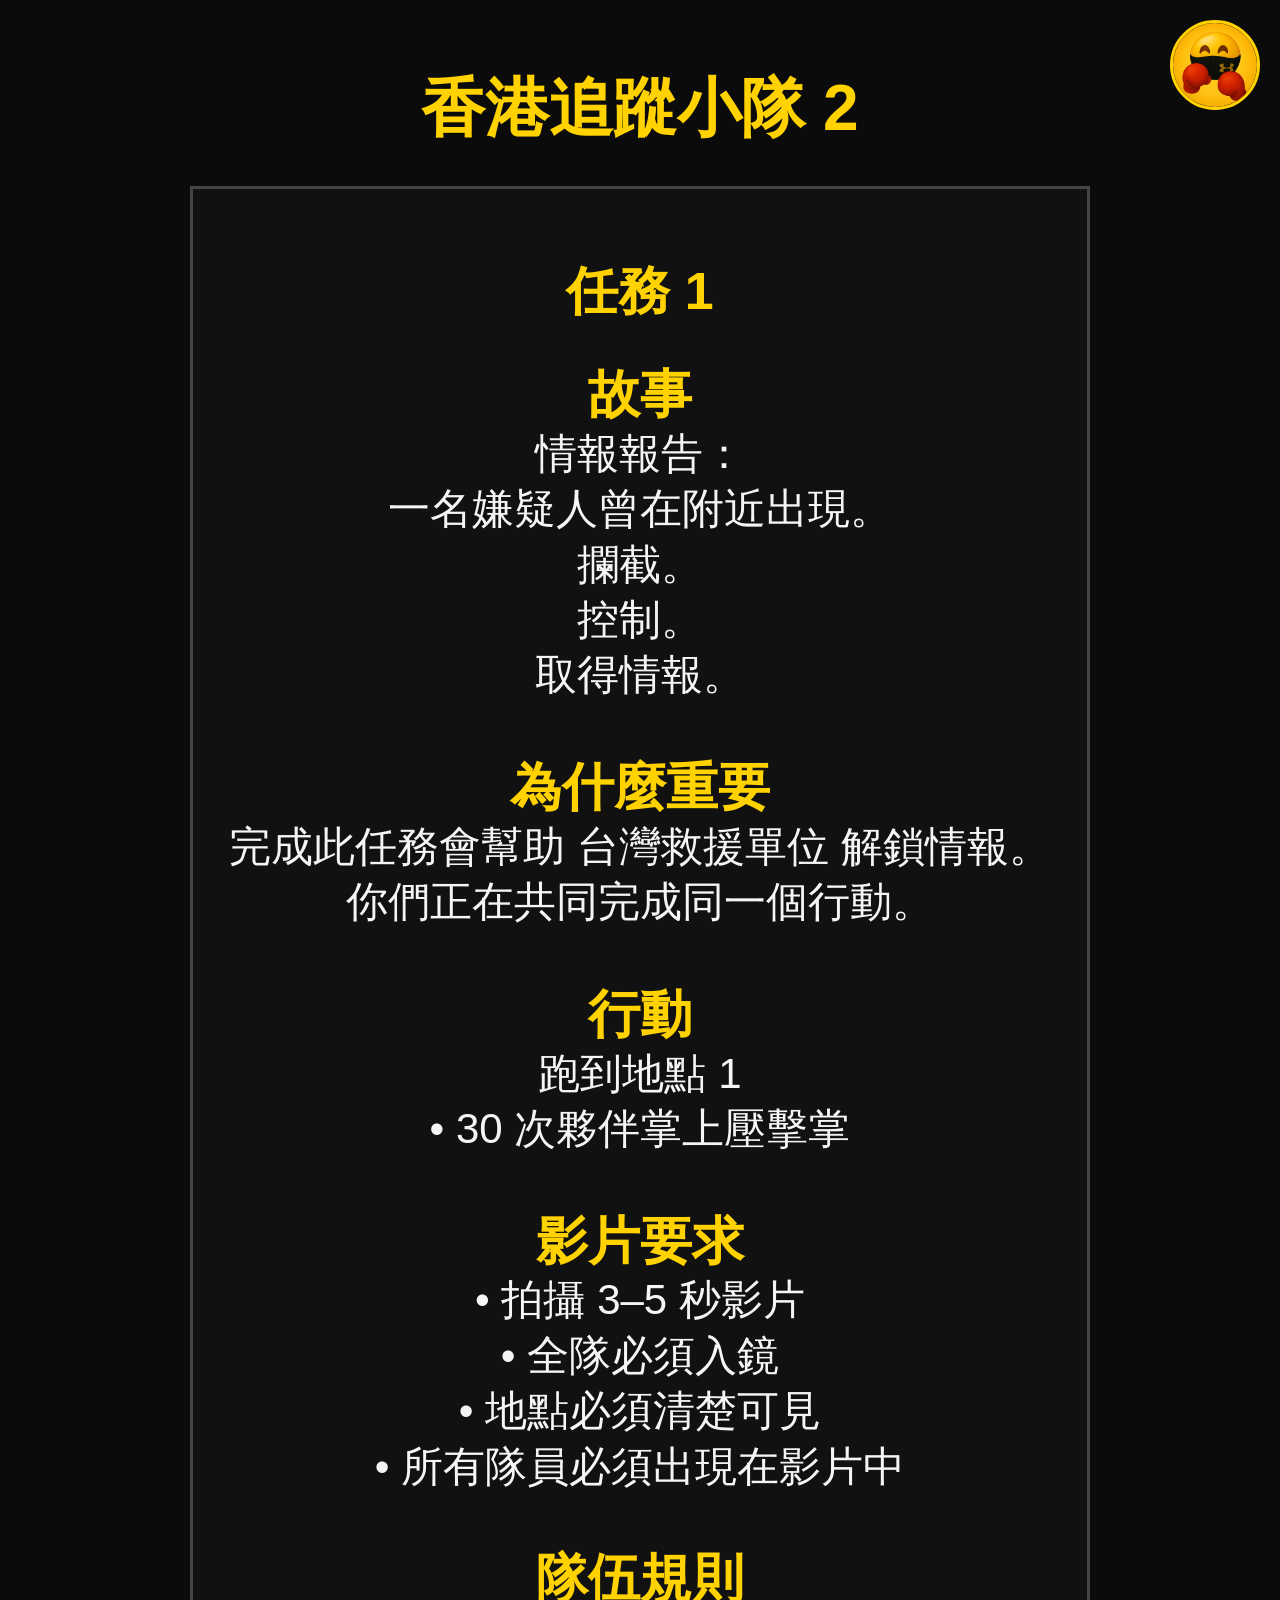
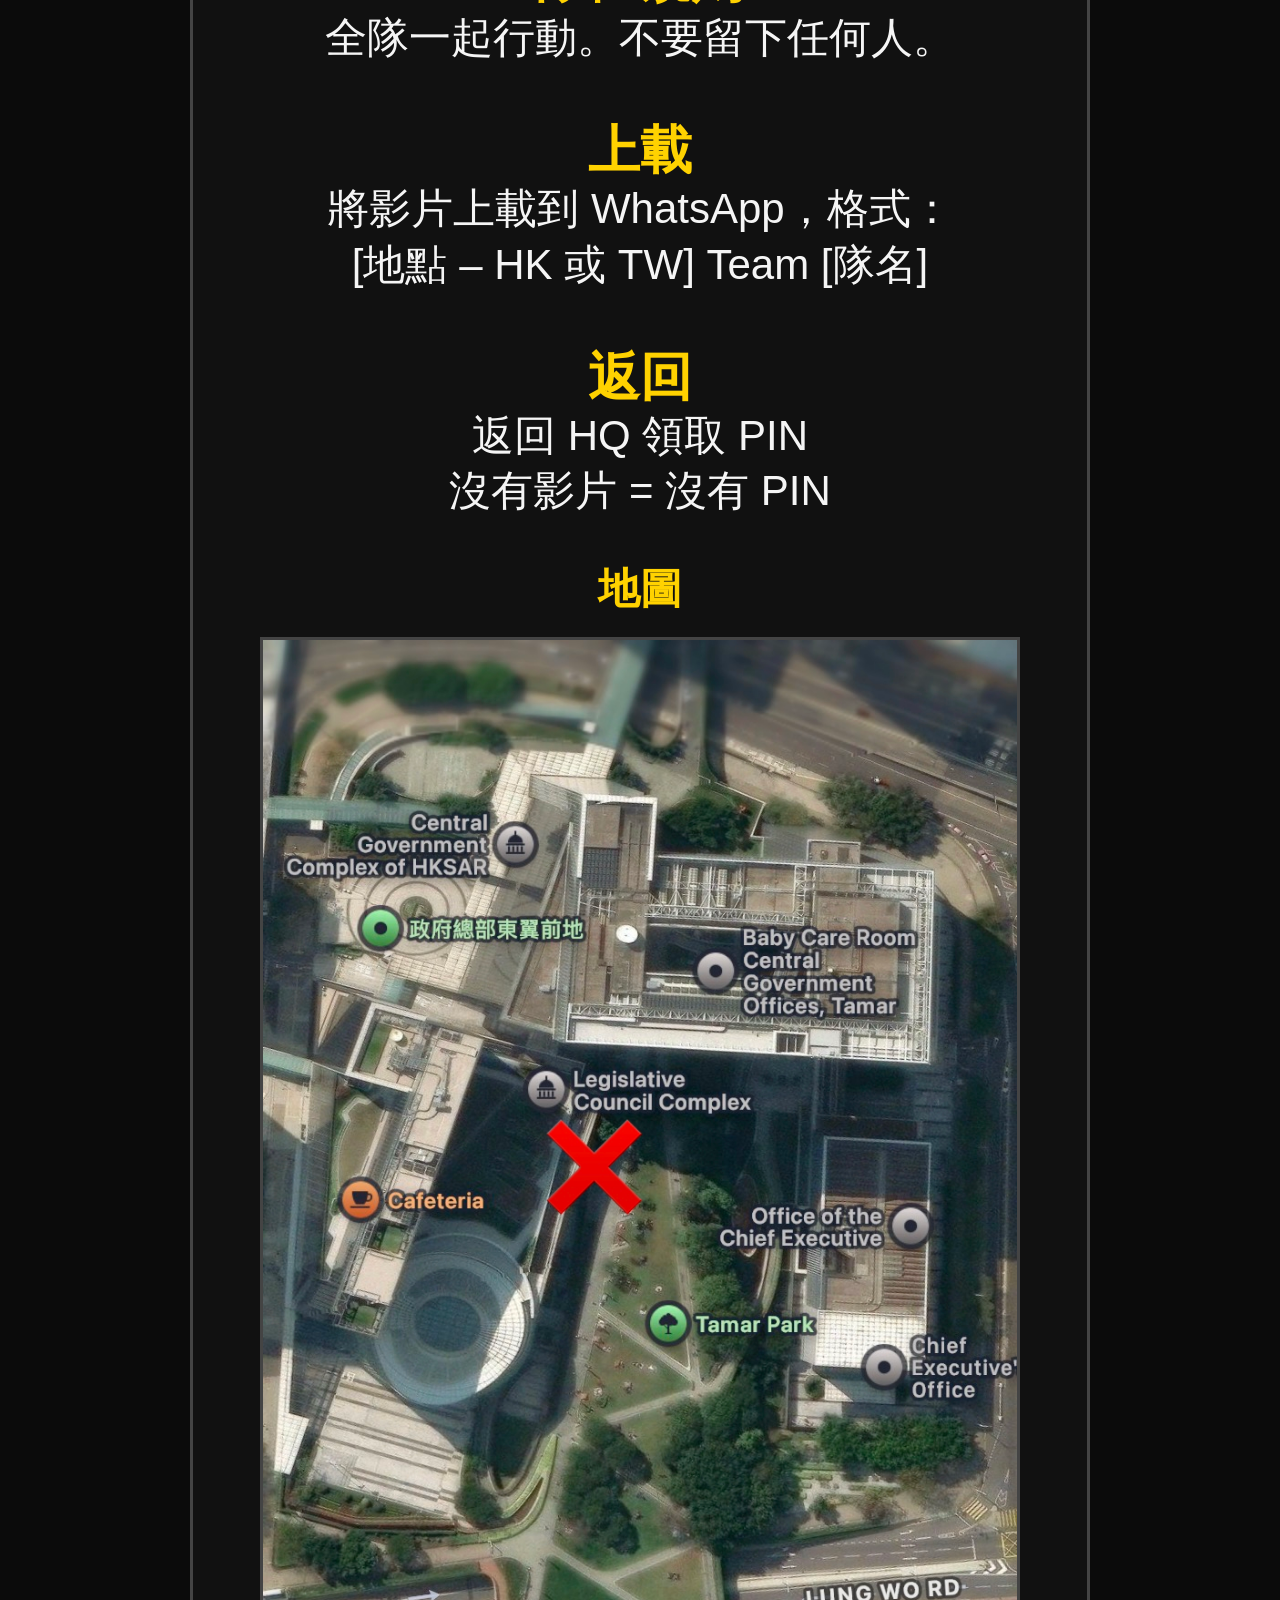
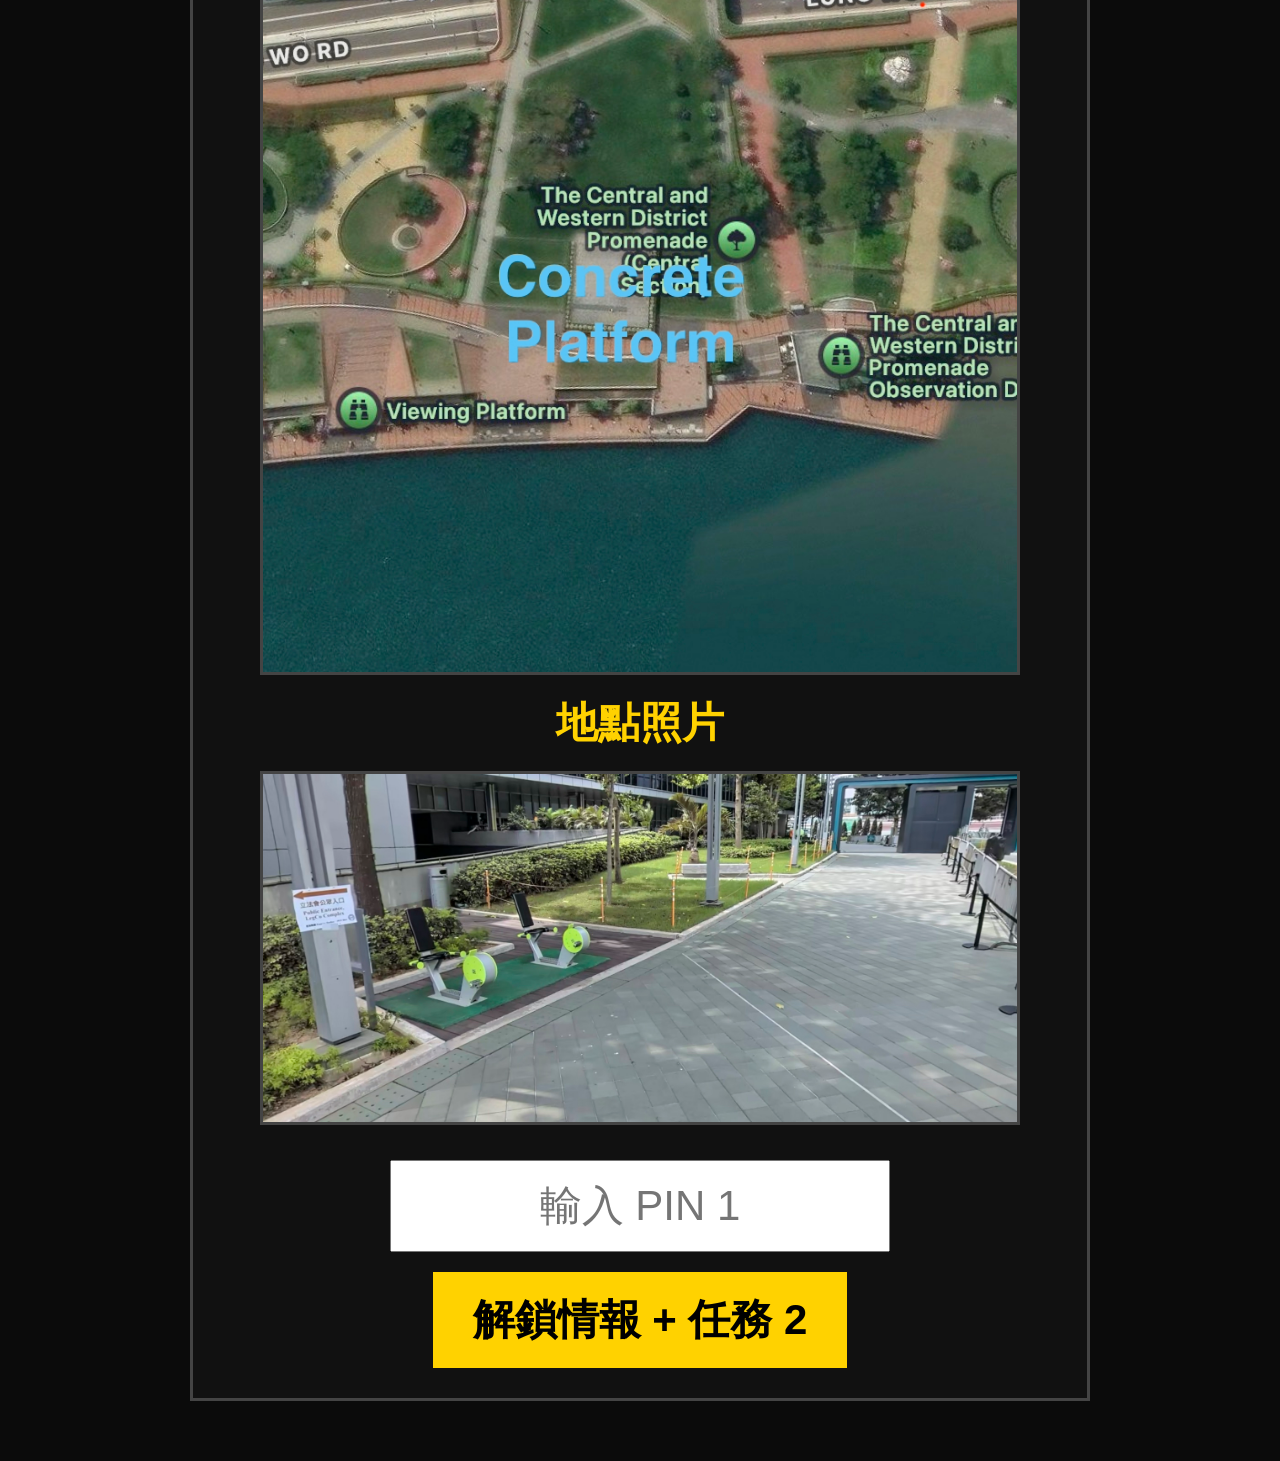
<file: tracking2.html>
<!DOCTYPE html>
<html lang="zh-Hant"><head><title>香港追蹤小隊 2 - FitFam Global Session</title><meta name="viewport" content="width=device-width, initial-scale=1.0"><link rel="stylesheet" href="style.css?v=20260525zh1"></head>
<body><img src="my-photo.jpg" id="cornerLogo" alt="FitFam Logo"><audio id="finalReportSound" src="final-report.mp3" preload="auto"></audio><audio id="bombSound" src="bomb-countdown.mp3" preload="auto" loop></audio><audio id="endingMusic" src="ending-music.mp3" preload="auto" loop></audio><h1>香港追蹤小隊 2</h1>
<div id="mission1" class="panel"><h2>任務 1</h2><p class="textBlock"><span class="sectionTitle">故事</span>
情報報告：
一名嫌疑人曾在附近出現。
攔截。
控制。
取得情報。

<span class="sectionTitle">為什麼重要</span>
完成此任務會幫助 台灣救援單位 解鎖情報。你們正在共同完成同一個行動。

<span class="sectionTitle">行動</span>
跑到地點 1
• 30 次夥伴掌上壓擊掌

<span class="sectionTitle">影片要求</span>
• 拍攝 3–5 秒影片
• 全隊必須入鏡
• 地點必須清楚可見
• 所有隊員必須出現在影片中

<span class="sectionTitle">隊伍規則</span>
全隊一起行動。不要留下任何人。

<span class="sectionTitle">上載</span>
將影片上載到 WhatsApp，格式：
[地點 – HK 或 TW] Team [隊名]

<span class="sectionTitle">返回</span>
返回 HQ 領取 PIN
沒有影片 = 沒有 PIN</p><p class="mediaTitle">地圖</p><img src="tracking2-mission1-map.jpg" class="missionImage" alt="任務 1 地圖"><p class="mediaTitle">地點照片</p><img src="tracking2-mission1-photo.jpg" class="missionImage" alt="任務 1 地點照片"><input id="pin1" placeholder="輸入 PIN 1"><br><button onclick="unlockMission2()">解鎖情報 + 任務 2</button></div>
<div id="intel" class="panel hidden"><h2>情報更新</h2><p class="textBlock"><span class="sectionTitle">給 台灣救援單位 的情報</span>
已確認視覺資料。

影像證據已取得。

地點影像已為台灣救援單位確認。

此情報已解鎖，供 台灣救援單位 使用。

此情報正在傳送給 台灣救援單位。</p><p class="mediaTitle">台灣最終任務地圖</p><img src="recovery-final-map.jpg" class="missionImage" alt="台灣最終任務地圖"><button onclick="startTransmission()">傳送情報</button></div>
<div id="transmission" class="panel hidden"><h2>已建立上傳連線</h2><p id="transmissionStatus" class="textBlock">情報傳送中…</p><button id="mission2Button" class="hidden" onclick="showScreen('mission2')">繼續任務 2</button></div>
<div id="mission2" class="panel hidden"><h2>任務 2</h2><p class="textBlock"><span class="sectionTitle">故事</span>
偵測到移動跡象。
縮短距離。

<span class="sectionTitle">為什麼重要</span>
你們的進度會繼續支援 台灣救援單位。你們仍然是同一個行動的一部分。

<span class="sectionTitle">行動</span>
跑到地點 2
• 40 次夥伴深蹲跳擊掌

<span class="sectionTitle">影片要求</span>
• 拍攝 3–5 秒影片
• 全隊必須入鏡
• 地點必須清楚可見
• 所有隊員必須出現在影片中

<span class="sectionTitle">隊伍規則</span>
全隊一起行動。不要留下任何人。

<span class="sectionTitle">上載</span>
將影片上載到 WhatsApp，格式：
[地點 – HK 或 TW] Team [隊名]

<span class="sectionTitle">返回</span>
返回 HQ 領取 PIN
沒有影片 = 沒有 PIN</p><p class="mediaTitle">地圖</p><img src="tracking2-mission2-map.jpg" class="missionImage" alt="任務 2 地圖"><p class="mediaTitle">地點照片</p><img src="tracking2-mission2-photo.jpg" class="missionImage" alt="任務 2 地點照片"><input id="pin2" placeholder="輸入 PIN 2"><br><button onclick="unlockFinalAccess()">返回 HQ — 解鎖最終行動頁</button></div>
<div id="finalAccess" class="panel hidden"><h2>最終行動</h2><p class="textBlock">最終行動

你們已完成任務，
並為台灣救援隊取得關鍵情報。

但是——

行動尚未完成。

要追蹤綁架者的位置，
你們現在需要來自台灣的最終存取 PIN。

沒有台灣的情報——

你們無法繼續捕獲綁架者。</p><div class="transmissionBox"><h2>📡 必須傳送</h2><p class="textBlock">你們現在必須把以下訊息傳送給另一地點。</p><div class="instructionBox"><p><strong>指示：</strong></p><p>1. 點擊 COPY MESSAGE</p><p>2. 打開隊伍 WhatsApp 群組</p><p>3. 貼上訊息</p><p>4. 立即傳送</p><p class="warningText">不要修改訊息。</p><p class="warningText">沒有完成此步驟，你們無法繼續。</p></div><pre id="copyText" class="copyMessage">TARGET LOCKED
PIN TO UNLOCK FINAL TAIWAN MISSION IS 3339
TRANSMIT IMMEDIATELY</pre><button onclick="copyMessage()" class="copyButton">COPY MESSAGE 📋</button><p id="copyStatus" class="copyStatus"></p></div><div class="accessBox"><h2>等待最終存取 PIN</h2><p class="textBlock">請等待 WhatsApp 中來自台灣的最終存取 PIN。

收到訊息後，才在下方輸入 PIN。</p><input id="crossPin" placeholder="輸入來自台灣的 PIN"><br><button onclick="unlockFinalMission()">解鎖最終任務</button></div></div>
<div id="finalMission" class="panel hidden"><h2>香港追蹤最終任務</h2><p class="textBlock"><span class="sectionTitle">故事</span>
來自台灣的情報已抵達。

碎片不再只是碎片。
路線已清晰。
嫌疑人已被確認。

他們再次移動。
這是他們消失前最後的窗口。

加快速度。
拉近距離。
現在結束這一切。

<span class="sectionTitle">行動</span>
跑到最終地點。

<span class="sectionTitle">目標</span>
在綁架者逃脫前將其捕獲。

<span class="sectionTitle">運動</span>
• 20 次夥伴波比跳擊掌

<span class="sectionTitle">照片指示</span>
• 一名隊員扮演綁架者
• 其他隊員進行捕獲動作
• 全隊必須入鏡
• 地點必須清楚可見

上載到 WhatsApp

返回 HQ 解鎖最終階段</p><p class="mediaTitle">最終地點地圖</p><img src="tracking-final-map.jpg" class="missionImage" alt="最終地點地圖"><p class="mediaTitle">最終地點照片</p><img src="tracking-final-photo.jpg" class="missionImage" alt="最終地點照片"><input id="finalPin" placeholder="輸入 Final PIN"><br><button onclick="unlockFinalStory()">解鎖最終階段</button></div>
<div id="finalStory" class="panel hidden"><h2>最終報告</h2><p class="textBlock">行動完成。
然後——
BEEP.
BEEP.
BEEP.
一個裝置被啟動。
炸彈。
倒數中。
沒有時間移動。
螢幕出現訊息：
「你們走到這一步。
你們以為會這麼容易嗎？
你們真的以為自己能活下來？」
這從來不只是任務。
而是你們之間的連結。
輸入代碼解除炸彈。</p><button onclick="startCountdown()">解除裝置</button></div>
<div id="countdown" class="panel hidden"><h2>⚠️ 炸彈啟動 ⚠️</h2><div id="timer">02:00</div><p class="textBlock">Enter code to deactivate bomb:
WE SWEAT, WE ______</p><input id="bombCode" placeholder="Enter code"><br><button onclick="checkBombCode()">DEACTIVATE BOMB</button></div>
<div id="ending" class="panel hidden"><h2>任務完成</h2><p id="endingText" class="textBlock"></p><button onclick="showScreen('finalMessage')">繼續</button></div><div id="failure" class="panel hidden"><h2>任務失敗</h2><p class="textBlock">倒數歸零。
裝置已啟動。</p></div><div id="finalMessage" class="panel hidden"><h2>最終訊息</h2><p class="textBlock">沒有任何一隊掌握全部資訊。
沒有任何一隊能獨自完成任務。
你們互相信任。
你們適應變化。
你們完成任務。
We sweat.
We connect.</p></div>
<script>
const PIN1="1886", PIN2="2816", FINAL_PIN="4832", CROSS_PIN="3838", BOMB_CODE="connect"; const roleEndings=["最終報告：\n\n你們抵達目標位置。\n\n目標沒有逃。\n也沒有反抗。\n\n「你還是這樣下命令？」\n\n你停住了。\n\n這個聲音，你認得。\n\n曾經的領袖。\n曾經信任的人。\n\n「你曾經是最出色的人之一。」你說。\n\n「所以我才必須這樣做。」對方回答。\n\n「那個孩子可以改變一切。」\n\n「你以為這樣就能修正世界？」\n\n「我認為這樣可以重新開始。」\n\n一片寂靜。\n\n然後——\n\n你們行動。\n\n迅速、準確。\n\n目標已被控制。\n\n「這還沒完。」對方低聲說。\n\n而第一次，\n你也不確定這是否真的結束了。", "最終報告：\n\n你們差一點就太遲。\n\n目標已經準備轉移。\n\n你們加快速度。\n\n再快一點。\n\n然後——\n\n你們看見了他們。\n\n他們也看見了你們。\n\n他們猶豫了。\n\n你們沒有。\n\n你們衝上前。\n\n目標已被捕獲。\n\n幾秒鐘，改變了結果。\n\n而你們把握住了。", "最終報告：\n\n目標已被控制。\n\n但這從來不是單一隊伍的任務。\n\n不同隊伍。\n不同角色。\n\n沒有任何一隊掌握全部情報。\n\n但合在一起——\n\n所有線索都連上了。\n\n任務在此結束。\n\n因為你們相信彼此。"]; const globalEndings=["3天後……\n\n表彰。\n\n兩地同步。\n\n然後——\n\n所有手機同時震動。\n\n核裝置已確認\n\n啟動倒數：10小時\n\n一片寂靜。\n\n任務還沒結束。\n\n「準備行動。」", "內部紀錄：\n\n1小時前……\n\n我們收到訊號。\n\n我們需要隊伍。\n\n不是最受訓練的隊伍。\n\n而是已經準備好的人。\n\n那就是你們。\n\n已經在移動。\n\n已經連結起來。\n\n這就是你們被選中的原因。"]; let timerInterval=null, secondsRemaining=120;
function safePlay(id,restart=true){const a=document.getElementById(id);if(!a)return;if(restart)a.currentTime=0;a.play().catch(function(){});} function safeStop(id){const a=document.getElementById(id);if(!a)return;a.pause();a.currentTime=0;}
function handleAudio(id){if(id==='countdown'){safeStop('endingMusic');safePlay('bombSound');}else if(id==='finalStory'){safeStop('bombSound');safeStop('endingMusic');safePlay('finalReportSound');}else if(id==='ending'||id==='finalMessage'){safeStop('bombSound');safePlay('endingMusic',false);}else if(id==='failure'){safeStop('bombSound');}}
function showScreen(id){document.querySelectorAll('.panel').forEach(p=>p.classList.add('hidden'));document.getElementById(id).classList.remove('hidden');handleAudio(id);window.scrollTo(0,0);}
function startTransmission(){showScreen('transmission');document.getElementById('transmissionStatus').innerText='情報傳送中…';document.getElementById('mission2Button').classList.add('hidden');setTimeout(function(){document.getElementById('transmissionStatus').innerText='✅ 完成';document.getElementById('mission2Button').classList.remove('hidden');},1800);}
function copyMessage(){const text=document.getElementById('copyText').innerText.trim(); if(navigator.clipboard&&navigator.clipboard.writeText){navigator.clipboard.writeText(text).then(()=>document.getElementById('copyStatus').innerText='✅ 訊息已複製。請打開 WhatsApp 並貼上。').catch(()=>fallbackCopy(text));}else{fallbackCopy(text);}} function fallbackCopy(text){const area=document.createElement('textarea');area.value=text;document.body.appendChild(area);area.select();document.execCommand('copy');document.body.removeChild(area);document.getElementById('copyStatus').innerText='✅ 訊息已複製。請打開 WhatsApp 並貼上。';}
function unlockMission2(){if(document.getElementById('pin1').value.trim()===PIN1)showScreen('intel');else alert('存取被拒');} function unlockFinalAccess(){if(document.getElementById('pin2').value.trim()===PIN2)showScreen('finalAccess');else alert('存取被拒');} function unlockFinalMission(){if(document.getElementById('crossPin').value.trim()===CROSS_PIN)showScreen('finalMission');else alert('存取被拒 — 請等待另一地點確認傳送');} function unlockFinalStory(){if(document.getElementById('finalPin').value.trim()===FINAL_PIN)showScreen('finalStory');else alert('存取被拒');}
function startCountdown(){secondsRemaining=120;updateTimerDisplay();showScreen('countdown');timerInterval=setInterval(function(){secondsRemaining--;if(secondsRemaining<=0){secondsRemaining=0;updateTimerDisplay();clearInterval(timerInterval);timerInterval=null;showScreen('failure');return;}updateTimerDisplay();},1000);} function updateTimerDisplay(){const m=Math.floor(secondsRemaining/60),s=secondsRemaining%60;document.getElementById('timer').innerText=String(m).padStart(2,'0')+':'+String(s).padStart(2,'0');}
function checkBombCode(){const answer=document.getElementById('bombCode').value.trim().toLowerCase();if(answer===BOMB_CODE){if(timerInterval){clearInterval(timerInterval);timerInterval=null;}showRandomEnding();}else alert('存取被拒');} function showRandomEnding(){let pool=roleEndings;if(Math.random()<0.15)pool=globalEndings;const selected=pool[Math.floor(Math.random()*pool.length)];document.getElementById('endingText').innerText=selected;showScreen('ending');}
</script></body></html>
</file>
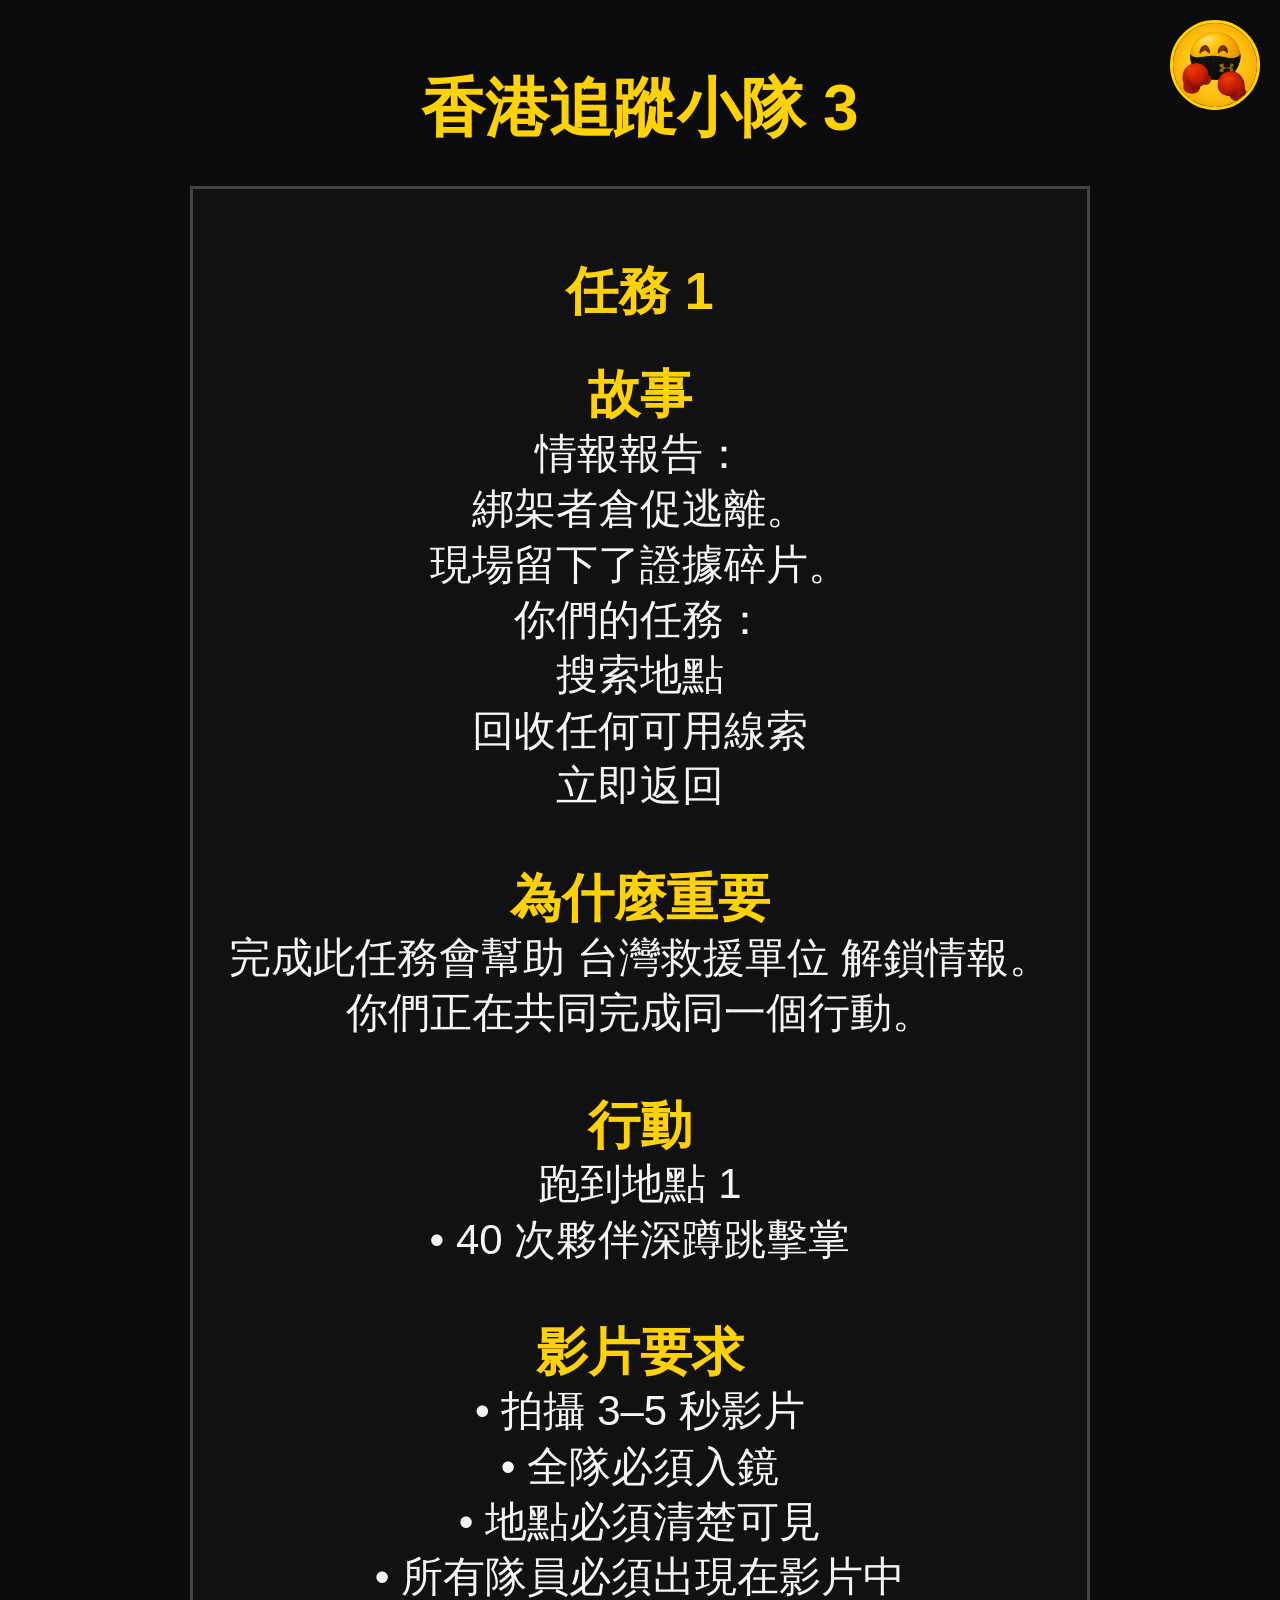
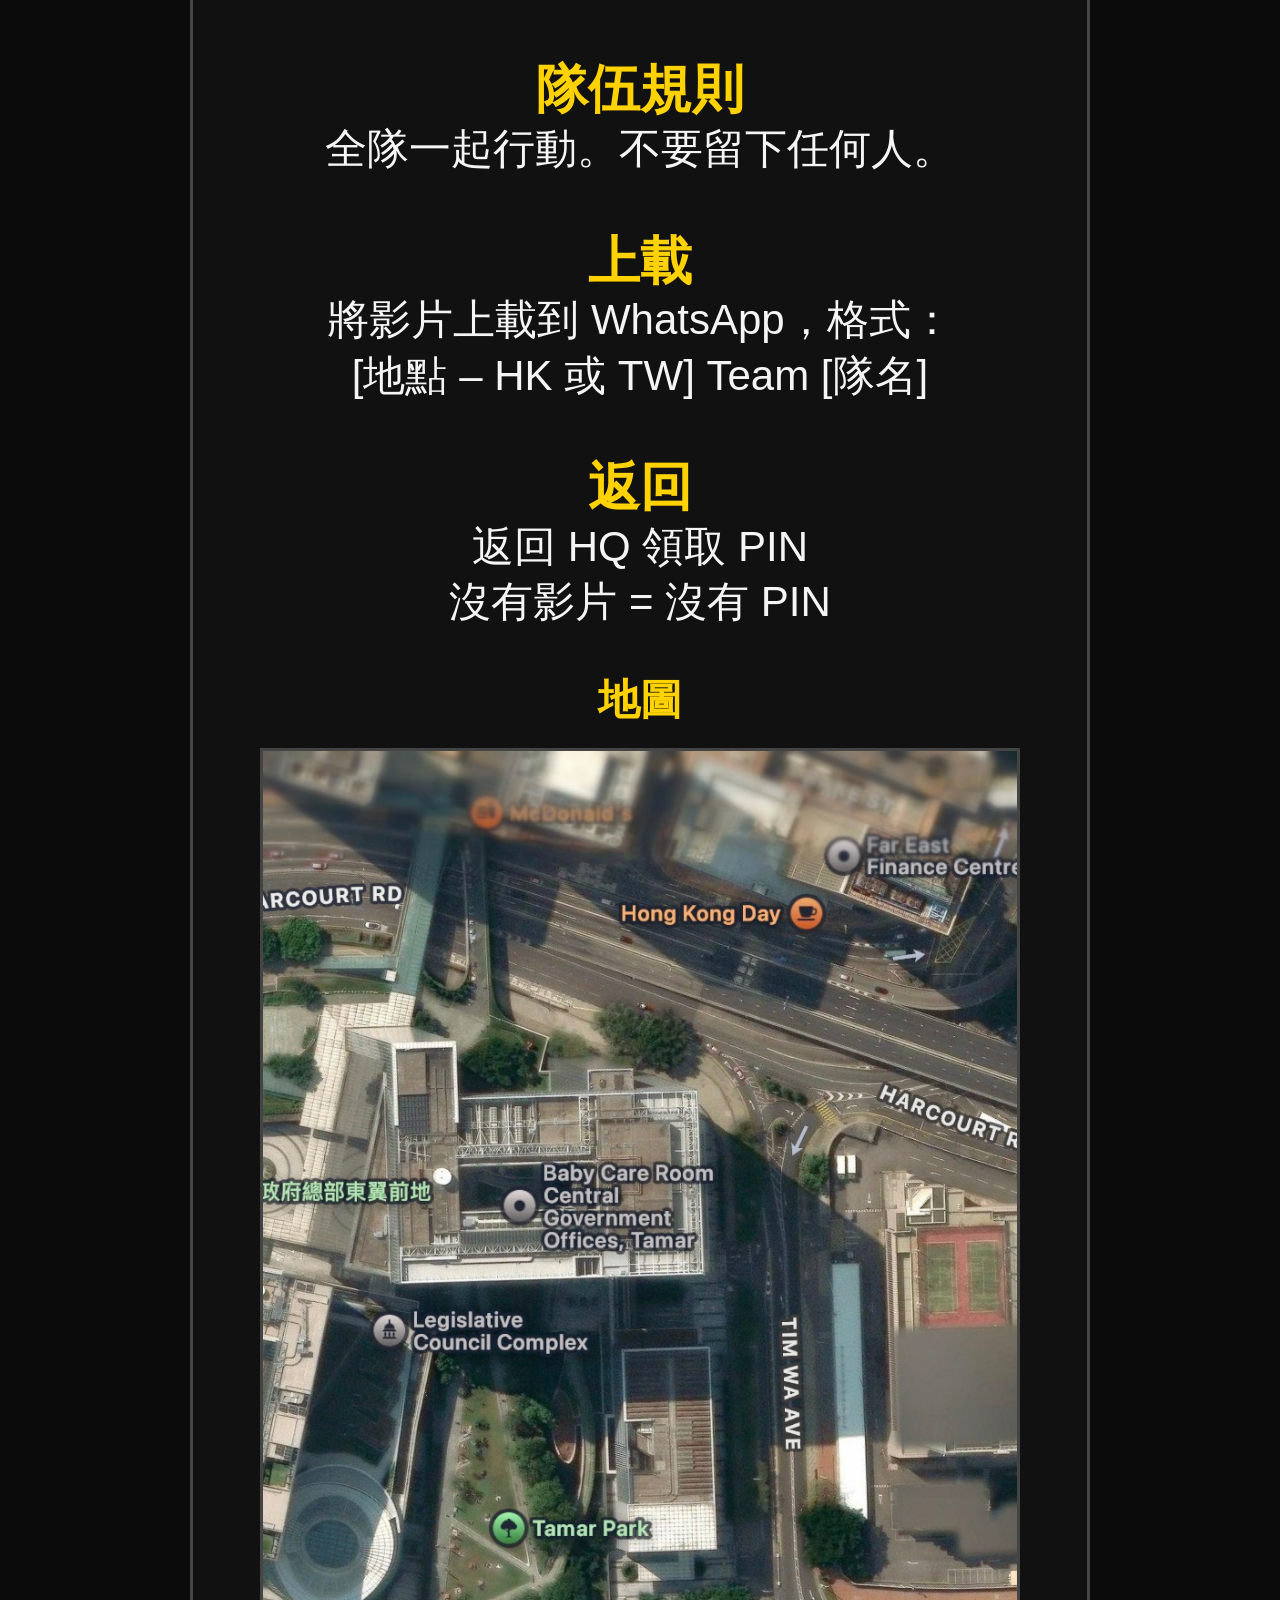
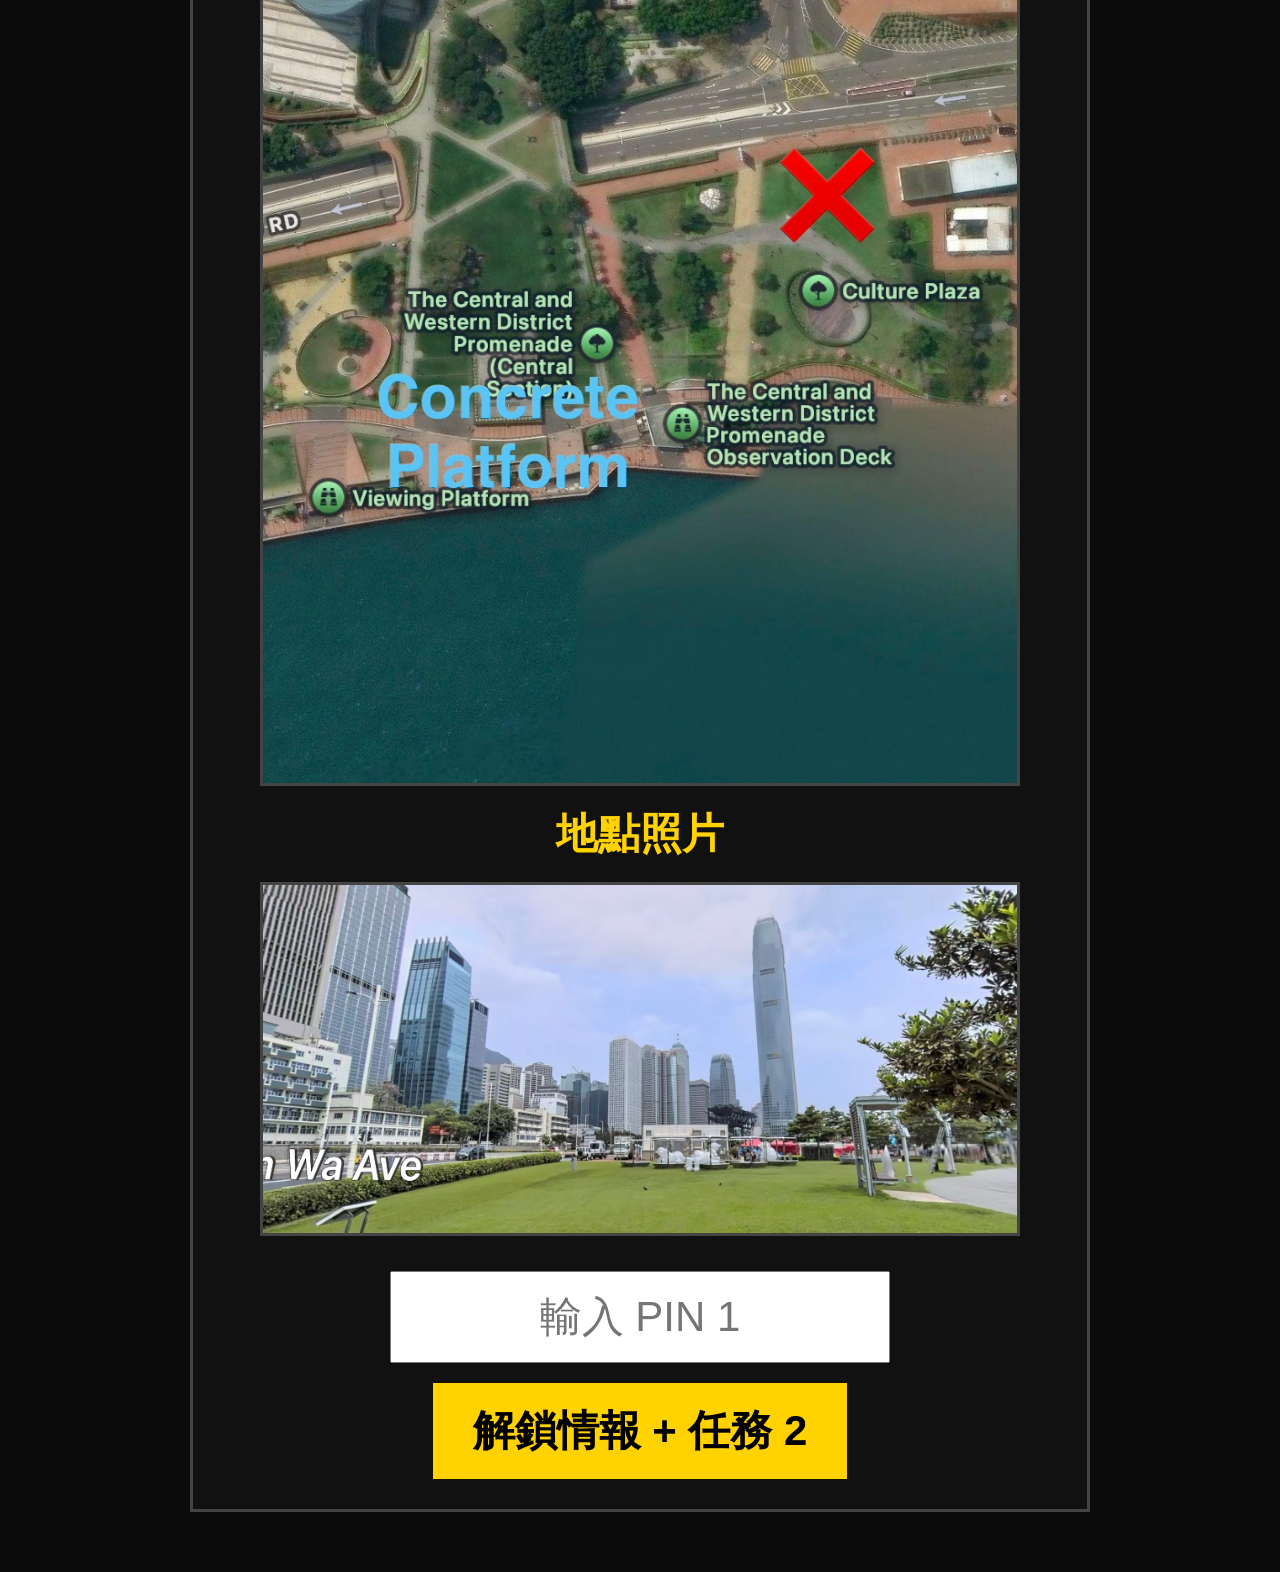
<file: tracking3.html>
<!DOCTYPE html>
<html lang="zh-Hant"><head><title>香港追蹤小隊 3 - FitFam Global Session</title><meta name="viewport" content="width=device-width, initial-scale=1.0"><link rel="stylesheet" href="style.css?v=20260525zh1"></head>
<body><img src="my-photo.jpg" id="cornerLogo" alt="FitFam Logo"><audio id="finalReportSound" src="final-report.mp3" preload="auto"></audio><audio id="bombSound" src="bomb-countdown.mp3" preload="auto" loop></audio><audio id="endingMusic" src="ending-music.mp3" preload="auto" loop></audio><h1>香港追蹤小隊 3</h1>
<div id="mission1" class="panel"><h2>任務 1</h2><p class="textBlock"><span class="sectionTitle">故事</span>
情報報告：
綁架者倉促逃離。
現場留下了證據碎片。
你們的任務：
搜索地點
回收任何可用線索
立即返回

<span class="sectionTitle">為什麼重要</span>
完成此任務會幫助 台灣救援單位 解鎖情報。你們正在共同完成同一個行動。

<span class="sectionTitle">行動</span>
跑到地點 1
• 40 次夥伴深蹲跳擊掌

<span class="sectionTitle">影片要求</span>
• 拍攝 3–5 秒影片
• 全隊必須入鏡
• 地點必須清楚可見
• 所有隊員必須出現在影片中

<span class="sectionTitle">隊伍規則</span>
全隊一起行動。不要留下任何人。

<span class="sectionTitle">上載</span>
將影片上載到 WhatsApp，格式：
[地點 – HK 或 TW] Team [隊名]

<span class="sectionTitle">返回</span>
返回 HQ 領取 PIN
沒有影片 = 沒有 PIN</p><p class="mediaTitle">地圖</p><img src="tracking3-mission1-map.jpg" class="missionImage" alt="任務 1 地圖"><p class="mediaTitle">地點照片</p><img src="tracking3-mission1-photo.jpg" class="missionImage" alt="任務 1 地點照片"><input id="pin1" placeholder="輸入 PIN 1"><br><button onclick="unlockMission2()">解鎖情報 + 任務 2</button></div>
<div id="intel" class="panel hidden"><h2>情報更新</h2><p class="textBlock"><span class="sectionTitle">給 台灣救援單位 的情報</span>
最終情報已抽取。

人質確切位置已為台灣救援單位確認：

[待更新]

此情報已解鎖，供 台灣救援單位 使用。

此情報正在傳送給 台灣救援單位。</p><p class="mediaTitle">台灣最終任務地圖</p><img src="recovery-final-map.jpg" class="missionImage" alt="台灣最終任務地圖"><button onclick="startTransmission()">傳送情報</button></div>
<div id="transmission" class="panel hidden"><h2>已建立上傳連線</h2><p id="transmissionStatus" class="textBlock">情報傳送中…</p><button id="mission2Button" class="hidden" onclick="showScreen('mission2')">繼續任務 2</button></div>
<div id="mission2" class="panel hidden"><h2>任務 2</h2><p class="textBlock"><span class="sectionTitle">故事</span>
偵測到移動跡象。
縮短距離。

<span class="sectionTitle">為什麼重要</span>
你們的進度會繼續支援 台灣救援單位。你們仍然是同一個行動的一部分。

<span class="sectionTitle">行動</span>
跑到地點 2
• 30 次三頭肌掌上壓

<span class="sectionTitle">影片要求</span>
• 拍攝 3–5 秒影片
• 全隊必須入鏡
• 地點必須清楚可見
• 所有隊員必須出現在影片中

<span class="sectionTitle">隊伍規則</span>
全隊一起行動。不要留下任何人。

<span class="sectionTitle">上載</span>
將影片上載到 WhatsApp，格式：
[地點 – HK 或 TW] Team [隊名]

<span class="sectionTitle">返回</span>
返回 HQ 領取 PIN
沒有影片 = 沒有 PIN</p><p class="mediaTitle">地圖</p><img src="tracking3-mission2-map.jpg" class="missionImage" alt="任務 2 地圖"><p class="mediaTitle">地點照片</p><img src="tracking3-mission2-photo.jpg" class="missionImage" alt="任務 2 地點照片"><input id="pin2" placeholder="輸入 PIN 2"><br><button onclick="unlockFinalAccess()">返回 HQ — 解鎖最終行動頁</button></div>
<div id="finalAccess" class="panel hidden"><h2>最終行動</h2><p class="textBlock">最終行動

你們已完成任務，
並為台灣救援隊取得關鍵情報。

但是——

行動尚未完成。

要追蹤綁架者的位置，
你們現在需要來自台灣的最終存取 PIN。

沒有台灣的情報——

你們無法繼續捕獲綁架者。</p><div class="transmissionBox"><h2>📡 必須傳送</h2><p class="textBlock">你們現在必須把以下訊息傳送給另一地點。</p><div class="instructionBox"><p><strong>指示：</strong></p><p>1. 點擊 COPY MESSAGE</p><p>2. 打開隊伍 WhatsApp 群組</p><p>3. 貼上訊息</p><p>4. 立即傳送</p><p class="warningText">不要修改訊息。</p><p class="warningText">沒有完成此步驟，你們無法繼續。</p></div><pre id="copyText" class="copyMessage">TARGET LOCKED
PIN TO UNLOCK FINAL TAIWAN MISSION IS 3339
TRANSMIT IMMEDIATELY</pre><button onclick="copyMessage()" class="copyButton">COPY MESSAGE 📋</button><p id="copyStatus" class="copyStatus"></p></div><div class="accessBox"><h2>等待最終存取 PIN</h2><p class="textBlock">請等待 WhatsApp 中來自台灣的最終存取 PIN。

收到訊息後，才在下方輸入 PIN。</p><input id="crossPin" placeholder="輸入來自台灣的 PIN"><br><button onclick="unlockFinalMission()">解鎖最終任務</button></div></div>
<div id="finalMission" class="panel hidden"><h2>香港追蹤最終任務</h2><p class="textBlock"><span class="sectionTitle">故事</span>
來自台灣的情報已抵達。

碎片不再只是碎片。
路線已清晰。
嫌疑人已被確認。

他們再次移動。
這是他們消失前最後的窗口。

加快速度。
拉近距離。
現在結束這一切。

<span class="sectionTitle">行動</span>
跑到最終地點。

<span class="sectionTitle">目標</span>
在綁架者逃脫前將其捕獲。

<span class="sectionTitle">運動</span>
• 20 次夥伴波比跳擊掌

<span class="sectionTitle">照片指示</span>
• 一名隊員扮演綁架者
• 其他隊員進行捕獲動作
• 全隊必須入鏡
• 地點必須清楚可見

上載到 WhatsApp

返回 HQ 解鎖最終階段</p><p class="mediaTitle">最終地點地圖</p><img src="tracking-final-map.jpg" class="missionImage" alt="最終地點地圖"><p class="mediaTitle">最終地點照片</p><img src="tracking-final-photo.jpg" class="missionImage" alt="最終地點照片"><input id="finalPin" placeholder="輸入 Final PIN"><br><button onclick="unlockFinalStory()">解鎖最終階段</button></div>
<div id="finalStory" class="panel hidden"><h2>最終報告</h2><p class="textBlock">行動完成。
然後——
BEEP.
BEEP.
BEEP.
一個裝置被啟動。
炸彈。
倒數中。
沒有時間移動。
螢幕出現訊息：
「你們走到這一步。
你們以為會這麼容易嗎？
你們真的以為自己能活下來？」
這從來不只是任務。
而是你們之間的連結。
輸入代碼解除炸彈。</p><button onclick="startCountdown()">解除裝置</button></div>
<div id="countdown" class="panel hidden"><h2>⚠️ 炸彈啟動 ⚠️</h2><div id="timer">02:00</div><p class="textBlock">Enter code to deactivate bomb:
WE SWEAT, WE ______</p><input id="bombCode" placeholder="Enter code"><br><button onclick="checkBombCode()">DEACTIVATE BOMB</button></div>
<div id="ending" class="panel hidden"><h2>任務完成</h2><p id="endingText" class="textBlock"></p><button onclick="showScreen('finalMessage')">繼續</button></div><div id="failure" class="panel hidden"><h2>任務失敗</h2><p class="textBlock">倒數歸零。
裝置已啟動。</p></div><div id="finalMessage" class="panel hidden"><h2>最終訊息</h2><p class="textBlock">沒有任何一隊掌握全部資訊。
沒有任何一隊能獨自完成任務。
你們互相信任。
你們適應變化。
你們完成任務。
We sweat.
We connect.</p></div>
<script>
const PIN1="1886", PIN2="2816", FINAL_PIN="4832", CROSS_PIN="3838", BOMB_CODE="connect"; const roleEndings=["最終報告：\n\n你們抵達目標位置。\n\n目標沒有逃。\n也沒有反抗。\n\n「你還是這樣下命令？」\n\n你停住了。\n\n這個聲音，你認得。\n\n曾經的領袖。\n曾經信任的人。\n\n「你曾經是最出色的人之一。」你說。\n\n「所以我才必須這樣做。」對方回答。\n\n「那個孩子可以改變一切。」\n\n「你以為這樣就能修正世界？」\n\n「我認為這樣可以重新開始。」\n\n一片寂靜。\n\n然後——\n\n你們行動。\n\n迅速、準確。\n\n目標已被控制。\n\n「這還沒完。」對方低聲說。\n\n而第一次，\n你也不確定這是否真的結束了。", "最終報告：\n\n你們差一點就太遲。\n\n目標已經準備轉移。\n\n你們加快速度。\n\n再快一點。\n\n然後——\n\n你們看見了他們。\n\n他們也看見了你們。\n\n他們猶豫了。\n\n你們沒有。\n\n你們衝上前。\n\n目標已被捕獲。\n\n幾秒鐘，改變了結果。\n\n而你們把握住了。", "最終報告：\n\n目標已被控制。\n\n但這從來不是單一隊伍的任務。\n\n不同隊伍。\n不同角色。\n\n沒有任何一隊掌握全部情報。\n\n但合在一起——\n\n所有線索都連上了。\n\n任務在此結束。\n\n因為你們相信彼此。"]; const globalEndings=["3天後……\n\n表彰。\n\n兩地同步。\n\n然後——\n\n所有手機同時震動。\n\n核裝置已確認\n\n啟動倒數：10小時\n\n一片寂靜。\n\n任務還沒結束。\n\n「準備行動。」", "內部紀錄：\n\n1小時前……\n\n我們收到訊號。\n\n我們需要隊伍。\n\n不是最受訓練的隊伍。\n\n而是已經準備好的人。\n\n那就是你們。\n\n已經在移動。\n\n已經連結起來。\n\n這就是你們被選中的原因。"]; let timerInterval=null, secondsRemaining=120;
function safePlay(id,restart=true){const a=document.getElementById(id);if(!a)return;if(restart)a.currentTime=0;a.play().catch(function(){});} function safeStop(id){const a=document.getElementById(id);if(!a)return;a.pause();a.currentTime=0;}
function handleAudio(id){if(id==='countdown'){safeStop('endingMusic');safePlay('bombSound');}else if(id==='finalStory'){safeStop('bombSound');safeStop('endingMusic');safePlay('finalReportSound');}else if(id==='ending'||id==='finalMessage'){safeStop('bombSound');safePlay('endingMusic',false);}else if(id==='failure'){safeStop('bombSound');}}
function showScreen(id){document.querySelectorAll('.panel').forEach(p=>p.classList.add('hidden'));document.getElementById(id).classList.remove('hidden');handleAudio(id);window.scrollTo(0,0);}
function startTransmission(){showScreen('transmission');document.getElementById('transmissionStatus').innerText='情報傳送中…';document.getElementById('mission2Button').classList.add('hidden');setTimeout(function(){document.getElementById('transmissionStatus').innerText='✅ 完成';document.getElementById('mission2Button').classList.remove('hidden');},1800);}
function copyMessage(){const text=document.getElementById('copyText').innerText.trim(); if(navigator.clipboard&&navigator.clipboard.writeText){navigator.clipboard.writeText(text).then(()=>document.getElementById('copyStatus').innerText='✅ 訊息已複製。請打開 WhatsApp 並貼上。').catch(()=>fallbackCopy(text));}else{fallbackCopy(text);}} function fallbackCopy(text){const area=document.createElement('textarea');area.value=text;document.body.appendChild(area);area.select();document.execCommand('copy');document.body.removeChild(area);document.getElementById('copyStatus').innerText='✅ 訊息已複製。請打開 WhatsApp 並貼上。';}
function unlockMission2(){if(document.getElementById('pin1').value.trim()===PIN1)showScreen('intel');else alert('存取被拒');} function unlockFinalAccess(){if(document.getElementById('pin2').value.trim()===PIN2)showScreen('finalAccess');else alert('存取被拒');} function unlockFinalMission(){if(document.getElementById('crossPin').value.trim()===CROSS_PIN)showScreen('finalMission');else alert('存取被拒 — 請等待另一地點確認傳送');} function unlockFinalStory(){if(document.getElementById('finalPin').value.trim()===FINAL_PIN)showScreen('finalStory');else alert('存取被拒');}
function startCountdown(){secondsRemaining=120;updateTimerDisplay();showScreen('countdown');timerInterval=setInterval(function(){secondsRemaining--;if(secondsRemaining<=0){secondsRemaining=0;updateTimerDisplay();clearInterval(timerInterval);timerInterval=null;showScreen('failure');return;}updateTimerDisplay();},1000);} function updateTimerDisplay(){const m=Math.floor(secondsRemaining/60),s=secondsRemaining%60;document.getElementById('timer').innerText=String(m).padStart(2,'0')+':'+String(s).padStart(2,'0');}
function checkBombCode(){const answer=document.getElementById('bombCode').value.trim().toLowerCase();if(answer===BOMB_CODE){if(timerInterval){clearInterval(timerInterval);timerInterval=null;}showRandomEnding();}else alert('存取被拒');} function showRandomEnding(){let pool=roleEndings;if(Math.random()<0.15)pool=globalEndings;const selected=pool[Math.floor(Math.random()*pool.length)];document.getElementById('endingText').innerText=selected;showScreen('ending');}
</script></body></html>
</file>
<file: style.css>
*{box-sizing:border-box}html{-webkit-text-size-adjust:none;text-size-adjust:none}body{margin:0;padding:30px;font-family:"Noto Sans TC","Microsoft JhengHei",Arial,Helvetica,sans-serif;background:#0b0b0b;color:#f5f5f5;text-align:center;font-size:42px;overflow-x:hidden}body.funTheme{background:linear-gradient(135deg,#ff7a18,#ffdd00,#00d084,#00a3ff,#9b5cff,#ff4ecd);background-size:400% 400%;animation:funGradient 12s ease infinite;color:#1b1b1b}@keyframes funGradient{0%{background-position:0% 50%}50%{background-position:100% 50%}100%{background-position:0% 50%}}h1{font-size:64px;color:#ffd200;line-height:1.1}h2{font-size:52px;color:#ffd200;line-height:1.15}body.funTheme h1{color:#fff;text-shadow:3px 3px 0 #ff4ecd,6px 6px 0 #00a3ff}.funTitle{font-size:64px;font-weight:bold;background:linear-gradient(90deg,#ff005d,#ff9f00,#ffee00,#00c853,#00b0ff,#7c4dff,#ff005d);-webkit-background-clip:text;background-clip:text;color:transparent;text-transform:uppercase;text-shadow:none;line-height:1.15;max-width:100%;overflow-wrap:anywhere}.panel{border:3px solid #444;padding:30px;margin:30px auto;max-width:900px;width:min(100%,900px);background:#111}.funPanel{border:5px solid #fff;background:rgba(255,255,255,.92);color:#1b1b1b;box-shadow:0 0 30px rgba(255,255,255,.65)}.funPanel h2{color:#1b1b1b}button{font-size:42px;padding:20px 40px;margin-top:20px;background:#ffd200;color:#000;border:none;cursor:pointer;font-weight:bold;max-width:100%}body.funTheme button{background:linear-gradient(90deg,#ff005d,#ff9f00,#ffee00,#00c853,#00b0ff,#7c4dff);color:#000;font-weight:bold;border:4px solid #fff}input{font-size:42px;padding:20px;width:80%;max-width:500px;text-align:center;margin-top:15px}.hidden{display:none}.textBlock{white-space:pre-line;line-height:1.32;overflow-wrap:anywhere}.sectionTitle{color:#ffd200;font-weight:bold;text-transform:uppercase;font-size:52px;line-height:1.15}.funPanel .sectionTitle{color:#ff005d;font-weight:bold;text-transform:uppercase;font-size:52px}.missionImage{width:100%;max-width:760px;margin:20px auto;border:3px solid #444;display:block}.mediaTitle{color:#ffd200;font-weight:bold;margin-top:20px;margin-bottom:10px}#timer{font-size:90px;color:#ffd200;font-weight:bold;margin:20px 0}.teamGrid{display:grid;grid-template-columns:1fr;gap:20px}.teamButton{display:block;text-decoration:none;background:#ffd200;color:#000;padding:20px;font-weight:bold}#cornerLogo{position:fixed;top:20px;right:20px;width:90px;border-radius:50%;border:3px solid #ffd200;z-index:1000;pointer-events:none}body.funTheme #cornerLogo{border:4px solid #fff}.transmissionBox,.accessBox{border:3px solid #ffd200;background:#050505;padding:25px;margin:30px auto;max-width:820px}.instructionBox{background:#151515;border:2px solid #444;padding:20px;margin:20px auto;text-align:left;max-width:760px}.warningText{color:#ff4d4d;font-weight:bold}.copyMessage{background:#000;color:#fff;border:2px solid #ffd200;padding:20px;margin:20px auto;max-width:760px;white-space:pre-wrap;font-family:Arial,Helvetica,sans-serif;font-size:38px;text-align:center;overflow-wrap:anywhere}.copyButton{background:#ffd200;color:#000}.copyStatus{color:#7CFC00;font-weight:bold}@media screen and (max-width:820px){html,body{-webkit-text-size-adjust:none!important;text-size-adjust:none!important}body{padding:14px!important;font-size:20px!important;line-height:1.35!important}h1{font-size:34px!important;line-height:1.08!important;margin:10px auto 18px!important;max-width:calc(100vw - 94px)!important;overflow-wrap:anywhere!important}h2,.funTitle,.funPanel h2.funTitle{font-size:30px!important;line-height:1.12!important;letter-spacing:0!important;max-width:100%!important;overflow-wrap:anywhere!important;word-break:normal!important}.panel{width:100%!important;padding:18px!important;margin:18px auto!important}.sectionTitle,.funPanel .sectionTitle{font-size:26px!important;line-height:1.15!important}p,.textBlock,.instructionBox,.mediaTitle,.copyStatus{font-size:20px!important}button,input,.teamButton{font-size:22px!important;padding:14px 18px!important}.copyMessage{font-size:20px!important;line-height:1.25!important;padding:14px!important}#timer{font-size:56px!important}#cornerLogo{width:58px!important;top:10px!important;right:10px!important}}@media screen and (max-width:390px){body{font-size:18px!important}h1{font-size:30px!important;max-width:calc(100vw - 82px)!important}h2,.funTitle,.funPanel h2.funTitle{font-size:26px!important}p,.textBlock,.instructionBox,.mediaTitle,.copyStatus{font-size:18px!important}button,input,.teamButton{font-size:20px!important}.sectionTitle,.funPanel .sectionTitle{font-size:23px!important}.copyMessage{font-size:18px!important}#cornerLogo{width:52px!important}}
</file>
